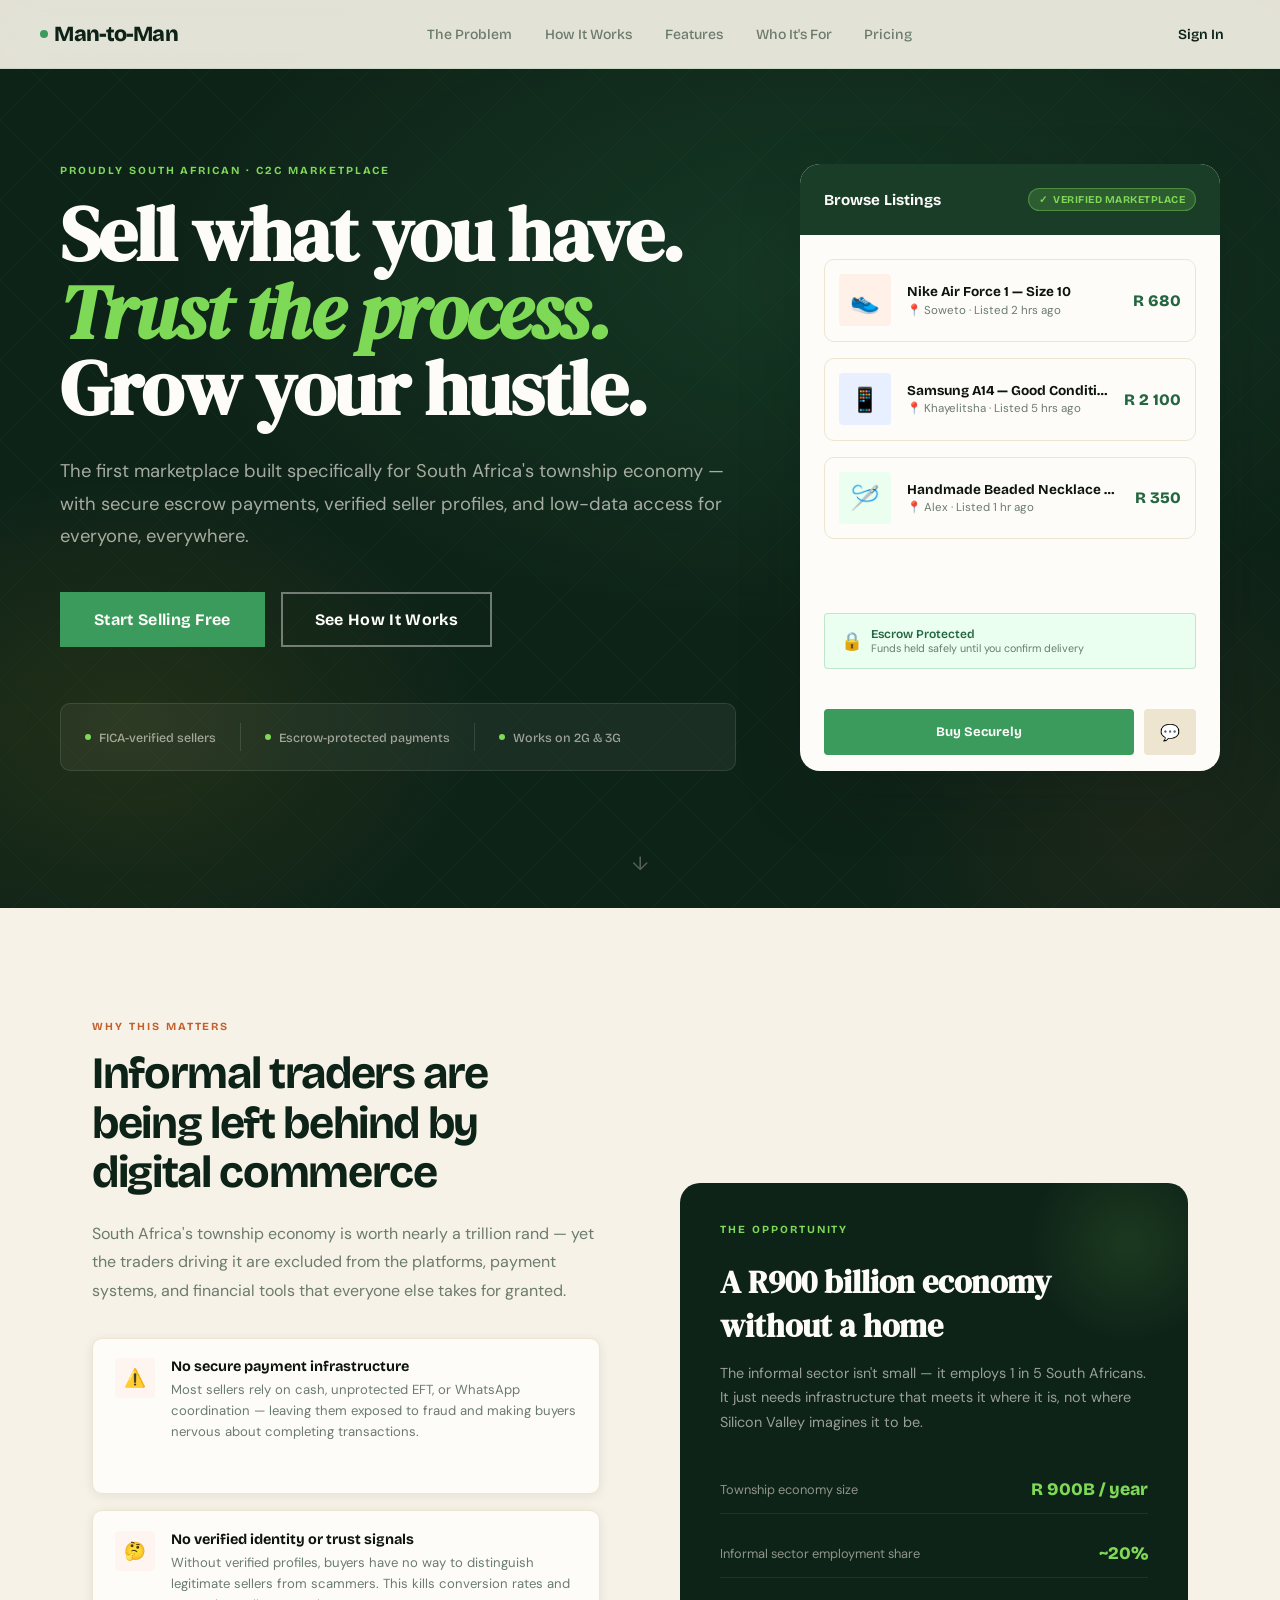
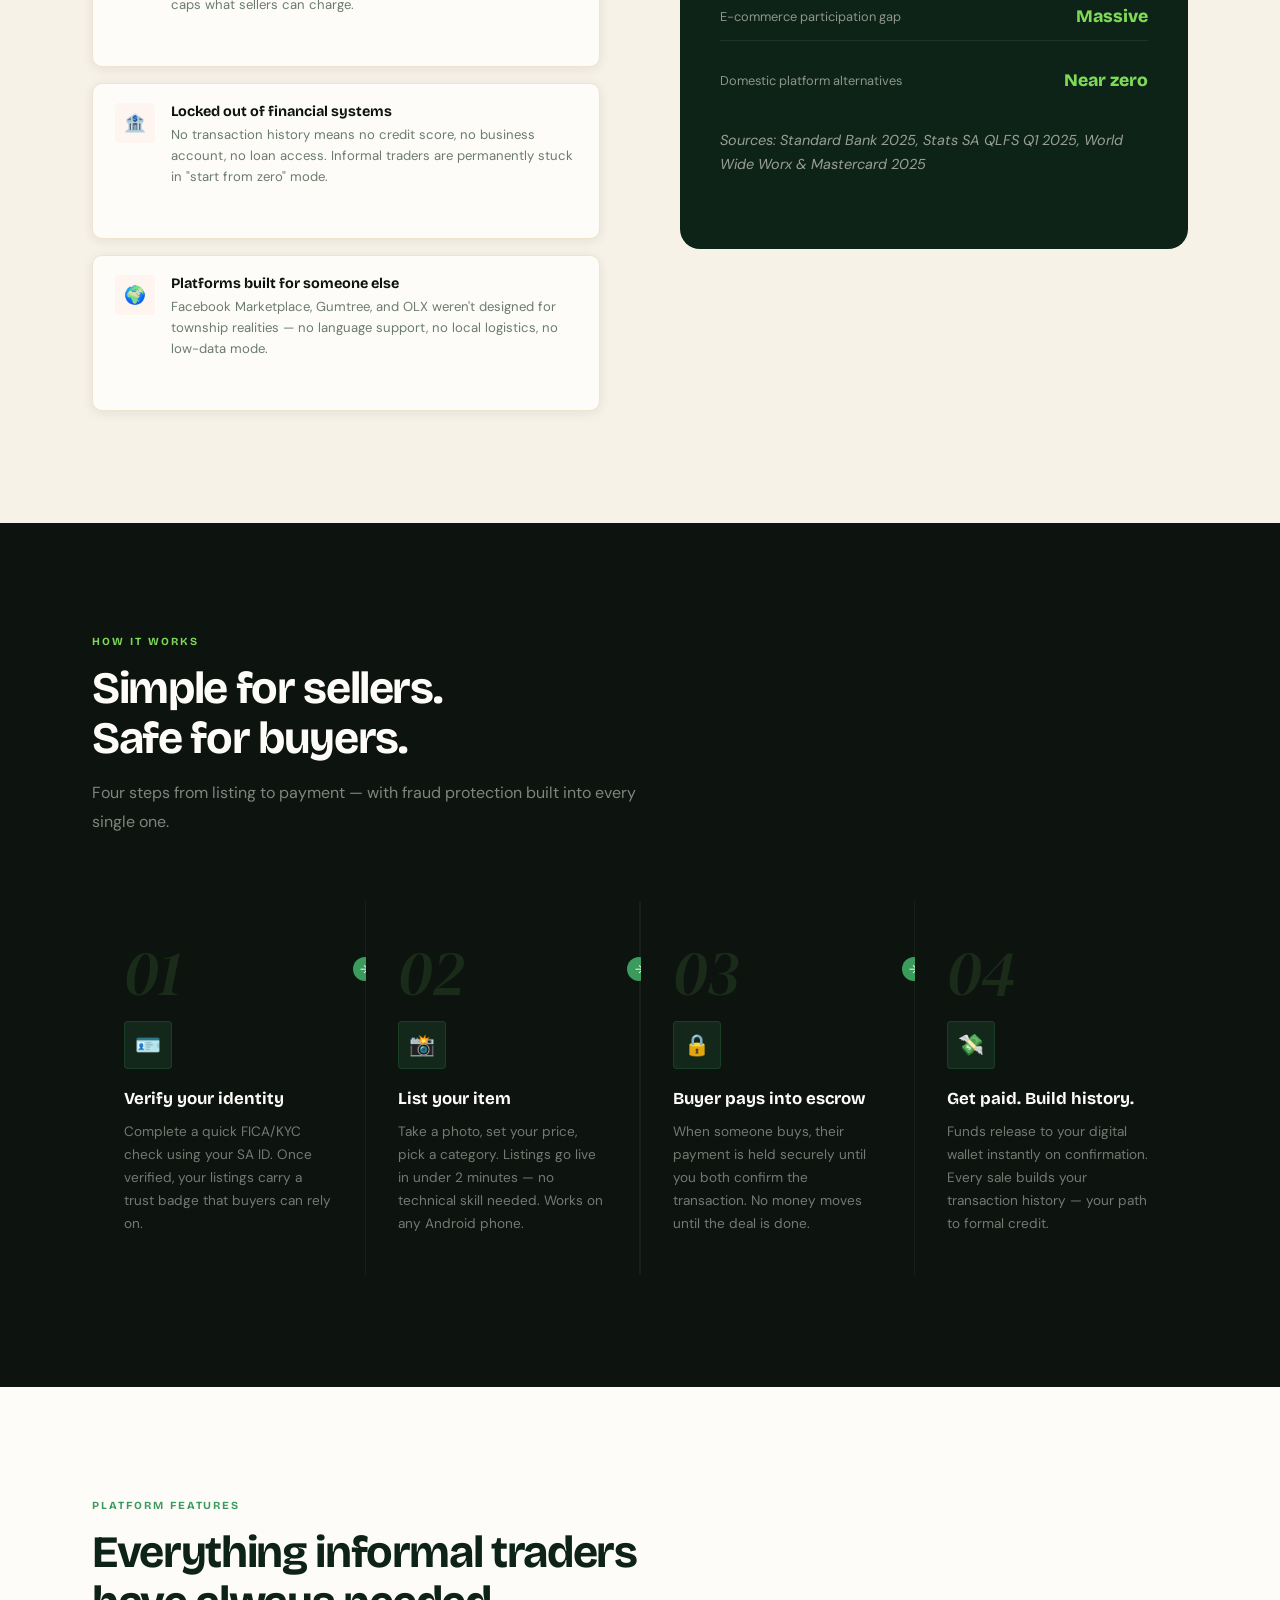
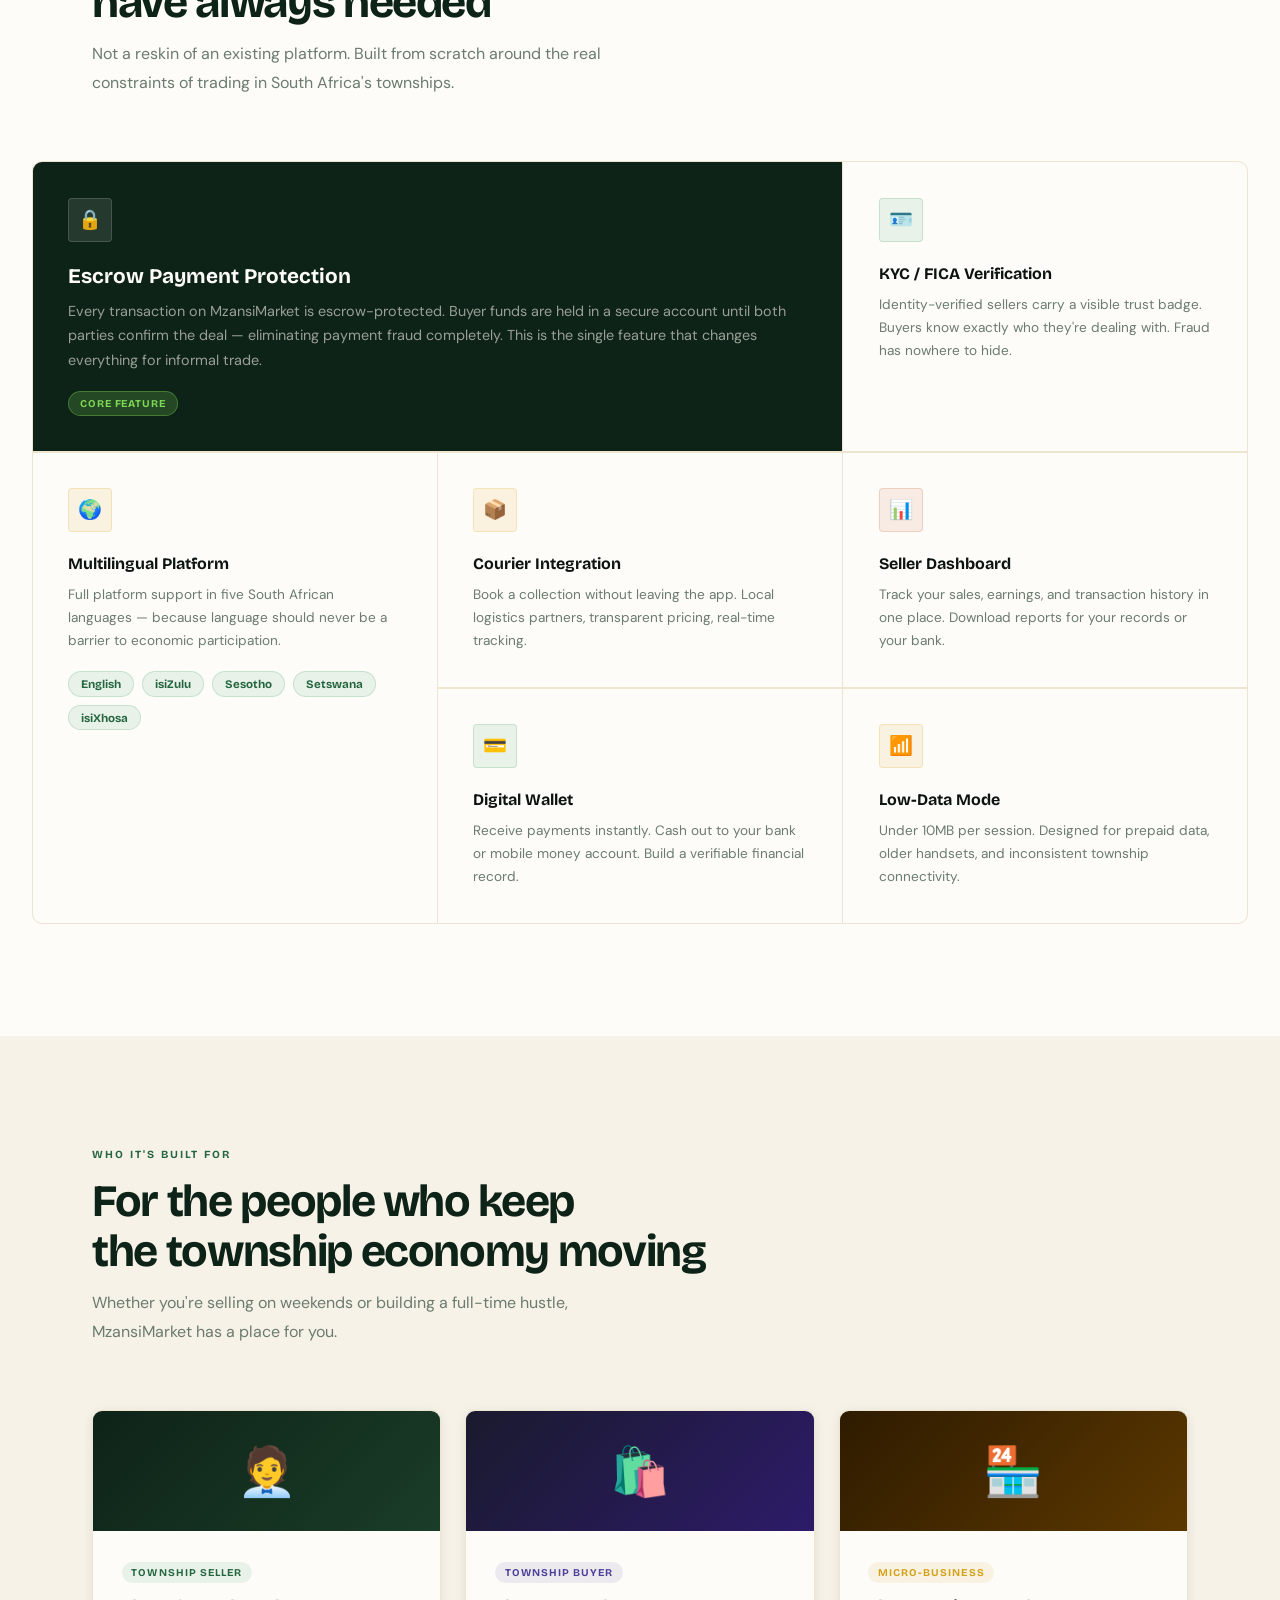
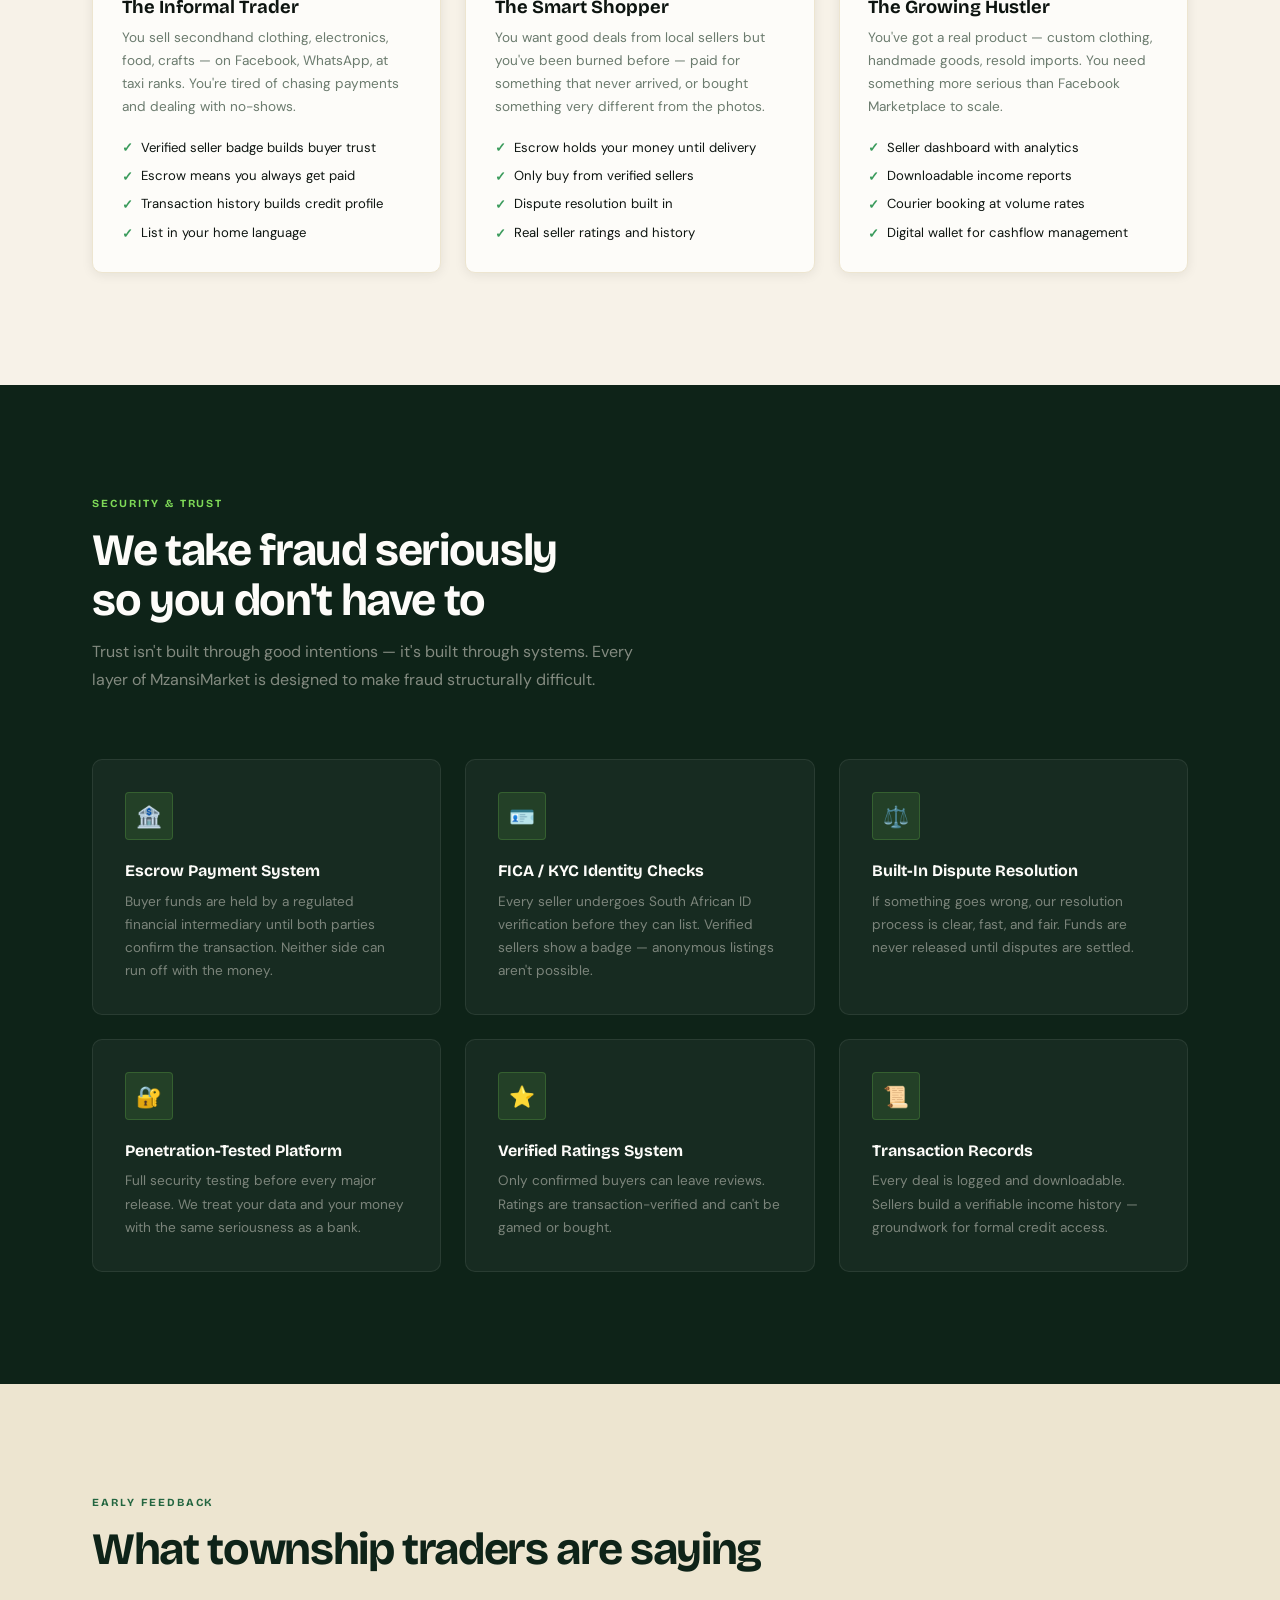
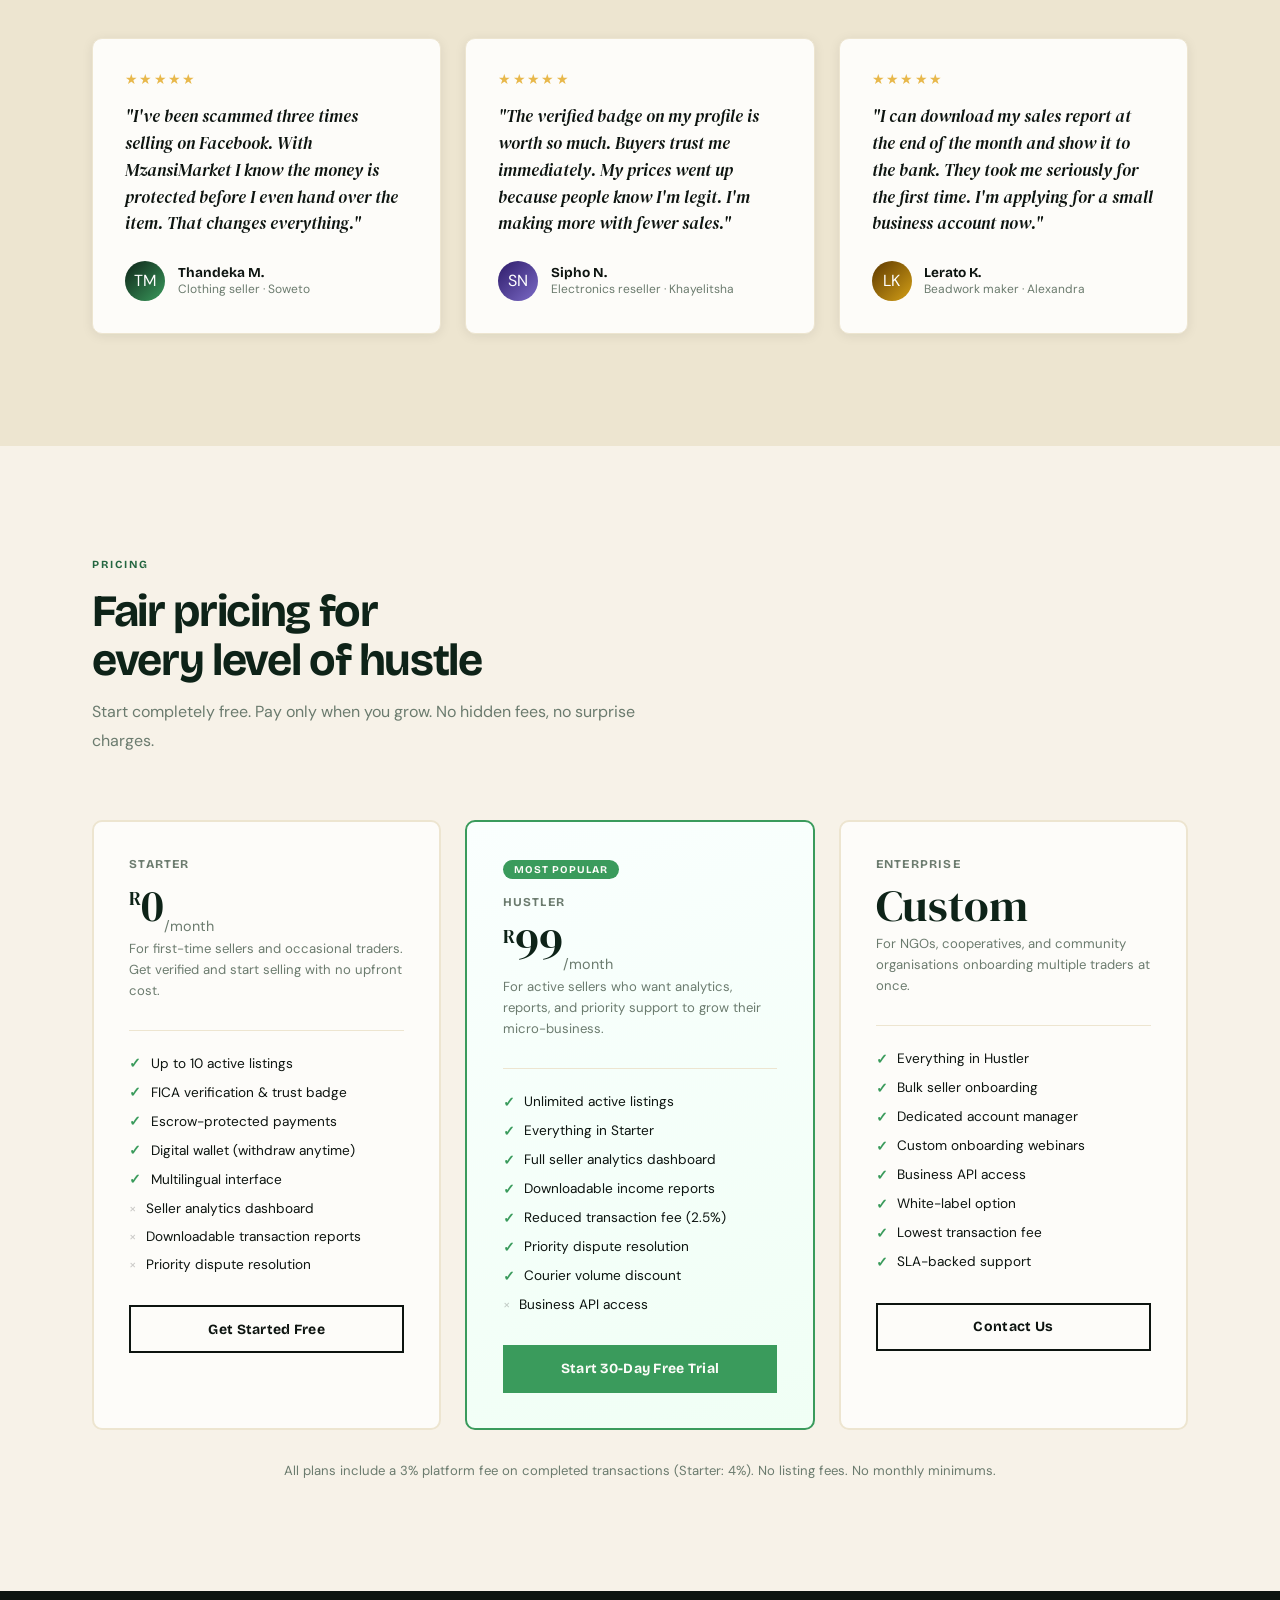
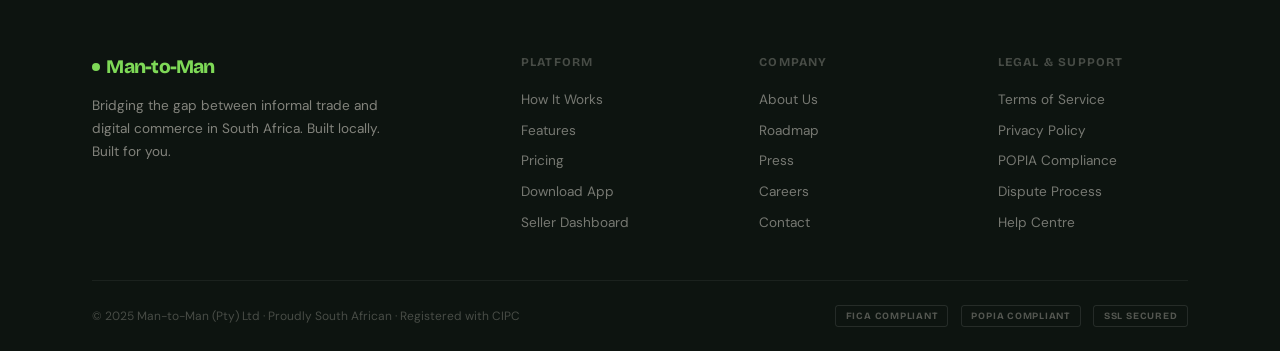
<file: index.html>
<!DOCTYPE html>
<html lang="en">
<head>
<meta charset="UTF-8"/>
<meta name="viewport" content="width=device-width, initial-scale=1.0"/>
<title>Man-to-Man — Sell. Trust. Grow.</title>
<link rel="preconnect" href="https://fonts.googleapis.com">
<link href="https://fonts.googleapis.com/css2?family=Bricolage+Grotesque:opsz,wght@12..96,300;12..96,400;12..96,500;12..96,700;12..96,800&family=DM+Serif+Display:ital@0;1&family=DM+Sans:wght@300;400;500&display=swap" rel="stylesheet">
<link rel="stylesheet" href="css/index.css">

</head>
<body>

<!-- MOBILE MENU -->
<div class="mobile-menu" id="mobileMenu">
  <a href="#problem" onclick="closeMobile()">The Problem</a>
  <a href="#how" onclick="closeMobile()">How It Works</a>
  <a href="#features" onclick="closeMobile()">Features</a>
  <a href="#who" onclick="closeMobile()">Who It's For</a>
  <a href="#pricing" onclick="closeMobile()">Pricing</a>
  <a href="#cta-band" onclick="closeMobile()">Get Early Access</a>
</div>

<!-- NAV -->
<nav id="nav">
  <div class="nav-inner">
    <a href="#" class="nav-logo">
      <span class="nav-logo-dot"></span>
      Man-to-Man
    </a>
    <ul class="nav-links">
      <li><a href="#problem">The Problem</a></li>
      <li><a href="#how">How It Works</a></li>
      <li><a href="#features">Features</a></li>
      <li><a href="#who">Who It's For</a></li>
      <li><a href="#pricing">Pricing</a></li>
    </ul>
    <div class="nav-right">
      <a href="auth.html" class="nav-login">Sign In</a>
      <div class="hamburger" id="hamburger" onclick="toggleMobile()">
        <span></span><span></span><span></span>
      </div>
    </div>
  </div>
</nav>

<!-- HERO -->
<section id="hero">
  <div class="hero-bg-pattern"></div>

  <div class="hero-inner">
    <div class="hero-left">
      <div class="overline" style="color:var(--lime);margin-bottom:1.2rem;display:block;">
        Proudly South African · C2C Marketplace
      </div>
      <h1 class="hero-headline display">
        Sell what you have.<br>
        <span class="accent display-italic">Trust the process.</span><br>
        Grow your hustle.
      </h1>
      <p class="hero-sub">
        The first marketplace built specifically for South Africa's township economy — with secure escrow payments, verified seller profiles, and low-data access for everyone, everywhere.
      </p>
      <div class="hero-actions">
        <a href="onboarding.html"><button class="btn btn-green" style="font-size:1rem;padding:1rem 2rem;">Start Selling Free</button></a>
        <a href="#how"><button class="btn btn-outline-white" style="font-size:1rem;padding:1rem 2rem;">See How It Works</button></a>
      </div>
      <div class="hero-trust">
        <div class="hero-trust-item"><div class="hero-trust-dot"></div><span class="hero-trust-text">FICA-verified sellers</span></div>
        <div class="hero-divider"></div>
        <div class="hero-trust-item"><div class="hero-trust-dot"></div><span class="hero-trust-text">Escrow-protected payments</span></div>
        <div class="hero-divider"></div>
        <div class="hero-trust-item"><div class="hero-trust-dot"></div><span class="hero-trust-text">Works on 2G & 3G</span></div>
      </div>
    </div>

    <!-- Live App Mockup -->
    <div class="hero-app-card">
      <div class="app-header">
        <span class="app-header-title">Browse Listings</span>
        <span class="app-verified">Verified Marketplace</span>
      </div>
      <div class="app-body">
        <div class="app-listing">
          <div class="app-listing-thumb orange">👟</div>
          <div class="app-listing-info">
            <div class="app-listing-name">Nike Air Force 1 — Size 10</div>
            <div class="app-listing-meta">📍 Soweto · Listed 2 hrs ago</div>
          </div>
          <div class="app-listing-price">R 680</div>
        </div>
        <div class="app-listing">
          <div class="app-listing-thumb blue">📱</div>
          <div class="app-listing-info">
            <div class="app-listing-name">Samsung A14 — Good Condition</div>
            <div class="app-listing-meta">📍 Khayelitsha · Listed 5 hrs ago</div>
          </div>
          <div class="app-listing-price">R 2 100</div>
        </div>
        <div class="app-listing">
          <div class="app-listing-thumb green">🪡</div>
          <div class="app-listing-info">
            <div class="app-listing-name">Handmade Beaded Necklace Set</div>
            <div class="app-listing-meta">📍 Alex · Listed 1 hr ago</div>
          </div>
          <div class="app-listing-price">R 350</div>
        </div>
        <div class="app-escrow-badge">
          <span class="app-escrow-icon">🔒</span>
          <div>
            <div class="app-escrow-label">Escrow Protected</div>
            <div class="app-escrow-sub">Funds held safely until you confirm delivery</div>
          </div>
        </div>
      </div>
      <div class="app-footer">
        <button class="app-btn-buy">Buy Securely</button>
        <button class="app-btn-msg">💬</button>
      </div>
    </div>
  </div>

  <div class="hero-scroll"><span class="hero-scroll-icon">↓</span></div>
</section>

<!-- PROBLEM -->
<section id="problem" class="section">
  <div class="container">
    <div class="problem-layout">
      <div class="problem-text">
        <span class="overline">Why This Matters</span>
        <h2 class="heading">Informal traders are being left behind by digital commerce</h2>
        <p class="body-md">South Africa's township economy is worth nearly a trillion rand — yet the traders driving it are excluded from the platforms, payment systems, and financial tools that everyone else takes for granted.</p>
        <div class="pain-list">
          <div class="pain-item reveal">
            <div class="pain-icon">⚠️</div>
            <div>
              <h4>No secure payment infrastructure</h4>
              <p>Most sellers rely on cash, unprotected EFT, or WhatsApp coordination — leaving them exposed to fraud and making buyers nervous about completing transactions.</p>
            </div>
          </div>
          <div class="pain-item reveal reveal-delay-1">
            <div class="pain-icon">🤔</div>
            <div>
              <h4>No verified identity or trust signals</h4>
              <p>Without verified profiles, buyers have no way to distinguish legitimate sellers from scammers. This kills conversion rates and caps what sellers can charge.</p>
            </div>
          </div>
          <div class="pain-item reveal reveal-delay-2">
            <div class="pain-icon">🏦</div>
            <div>
              <h4>Locked out of financial systems</h4>
              <p>No transaction history means no credit score, no business account, no loan access. Informal traders are permanently stuck in "start from zero" mode.</p>
            </div>
          </div>
          <div class="pain-item reveal reveal-delay-3">
            <div class="pain-icon">🌍</div>
            <div>
              <h4>Platforms built for someone else</h4>
              <p>Facebook Marketplace, Gumtree, and OLX weren't designed for township realities — no language support, no local logistics, no low-data mode.</p>
            </div>
          </div>
        </div>
      </div>

      <div>
        <div class="impact-panel reveal">
          <span class="overline">The Opportunity</span>
          <h3>A R900 billion economy without a home</h3>
          <p>The informal sector isn't small — it employs 1 in 5 South Africans. It just needs infrastructure that meets it where it is, not where Silicon Valley imagines it to be.</p>
          <div class="impact-metrics">
            <div class="impact-metric">
              <span class="impact-label">Township economy size</span>
              <span class="impact-value">R 900B / year</span>
            </div>
            <div class="impact-metric">
              <span class="impact-label">Informal sector employment share</span>
              <span class="impact-value">~20%</span>
            </div>
            <div class="impact-metric">
              <span class="impact-label">E-commerce participation gap</span>
              <span class="impact-value">Massive</span>
            </div>
            <div class="impact-metric">
              <span class="impact-label">Domestic platform alternatives</span>
              <span class="impact-value">Near zero</span>
            </div>
          </div>
          <p class="impact-source">Sources: Standard Bank 2025, Stats SA QLFS Q1 2025, World Wide Worx & Mastercard 2025</p>
        </div>
      </div>
    </div>
  </div>
</section>

<!-- HOW IT WORKS -->
<section id="how" class="section">
  <div class="container">
    <span class="overline reveal">How It Works</span>
    <h2 class="heading reveal">Simple for sellers.<br>Safe for buyers.</h2>
    <p class="lead reveal">Four steps from listing to payment — with fraud protection built into every single one.</p>

    <div class="steps-grid">
      <div class="step reveal">
        <div class="step-connector">→</div>
        <div class="step-num">01</div>
        <div class="step-icon">🪪</div>
        <h3>Verify your identity</h3>
        <p>Complete a quick FICA/KYC check using your SA ID. Once verified, your listings carry a trust badge that buyers can rely on.</p>
      </div>
      <div class="step reveal reveal-delay-1">
        <div class="step-connector">→</div>
        <div class="step-num">02</div>
        <div class="step-icon">📸</div>
        <h3>List your item</h3>
        <p>Take a photo, set your price, pick a category. Listings go live in under 2 minutes — no technical skill needed. Works on any Android phone.</p>
      </div>
      <div class="step reveal reveal-delay-2">
        <div class="step-connector">→</div>
        <div class="step-num">03</div>
        <div class="step-icon">🔒</div>
        <h3>Buyer pays into escrow</h3>
        <p>When someone buys, their payment is held securely until you both confirm the transaction. No money moves until the deal is done.</p>
      </div>
      <div class="step reveal reveal-delay-3">
        <div class="step-num">04</div>
        <div class="step-icon">💸</div>
        <h3>Get paid. Build history.</h3>
        <p>Funds release to your digital wallet instantly on confirmation. Every sale builds your transaction history — your path to formal credit.</p>
      </div>
    </div>
  </div>
</section>

<!-- FEATURES -->
<section id="features" class="section">
  <div class="container-wide">
    <div class="container" style="padding:0 2rem 0;">
      <span class="overline reveal">Platform Features</span>
      <h2 class="heading reveal">Everything informal traders<br>have always needed</h2>
      <p class="lead reveal">Not a reskin of an existing platform. Built from scratch around the real constraints of trading in South Africa's townships.</p>
    </div>

    <div class="features-bento reveal">
      <div class="feat featured">
        <div class="feat-icon white">🔒</div>
        <h3>Escrow Payment Protection</h3>
        <p>Every transaction on MzansiMarket is escrow-protected. Buyer funds are held in a secure account until both parties confirm the deal — eliminating payment fraud completely. This is the single feature that changes everything for informal trade.</p>
        <span class="feat-badge">Core Feature</span>
      </div>
      <div class="feat">
        <div class="feat-icon green">🪪</div>
        <h3>KYC / FICA Verification</h3>
        <p>Identity-verified sellers carry a visible trust badge. Buyers know exactly who they're dealing with. Fraud has nowhere to hide.</p>
      </div>
      <div class="feat tall">
        <div class="feat-icon gold">🌍</div>
        <h3>Multilingual Platform</h3>
        <p>Full platform support in five South African languages — because language should never be a barrier to economic participation.</p>
        <div class="lang-grid">
          <span style="display:inline-block;background:rgba(58,155,92,0.1);border:1px solid rgba(58,155,92,0.2);padding:0.3rem 0.75rem;border-radius:20px;font-family:'Bricolage Grotesque',sans-serif;font-size:0.72rem;font-weight:700;color:var(--canopy);">English</span>
          <span style="display:inline-block;background:rgba(58,155,92,0.1);border:1px solid rgba(58,155,92,0.2);padding:0.3rem 0.75rem;border-radius:20px;font-family:'Bricolage Grotesque',sans-serif;font-size:0.72rem;font-weight:700;color:var(--canopy);">isiZulu</span>
          <span style="display:inline-block;background:rgba(58,155,92,0.1);border:1px solid rgba(58,155,92,0.2);padding:0.3rem 0.75rem;border-radius:20px;font-family:'Bricolage Grotesque',sans-serif;font-size:0.72rem;font-weight:700;color:var(--canopy);">Sesotho</span>
          <span style="display:inline-block;background:rgba(58,155,92,0.1);border:1px solid rgba(58,155,92,0.2);padding:0.3rem 0.75rem;border-radius:20px;font-family:'Bricolage Grotesque',sans-serif;font-size:0.72rem;font-weight:700;color:var(--canopy);">Setswana</span>
          <span style="display:inline-block;background:rgba(58,155,92,0.1);border:1px solid rgba(58,155,92,0.2);padding:0.3rem 0.75rem;border-radius:20px;font-family:'Bricolage Grotesque',sans-serif;font-size:0.72rem;font-weight:700;color:var(--canopy);">isiXhosa</span>
        </div>
      </div>
      <div class="feat">
        <div class="feat-icon amber">📦</div>
        <h3>Courier Integration</h3>
        <p>Book a collection without leaving the app. Local logistics partners, transparent pricing, real-time tracking.</p>
      </div>
      <div class="feat">
        <div class="feat-icon rust">📊</div>
        <h3>Seller Dashboard</h3>
        <p>Track your sales, earnings, and transaction history in one place. Download reports for your records or your bank.</p>
      </div>
      <div class="feat">
        <div class="feat-icon green">💳</div>
        <h3>Digital Wallet</h3>
        <p>Receive payments instantly. Cash out to your bank or mobile money account. Build a verifiable financial record.</p>
      </div>
      <div class="feat">
        <div class="feat-icon gold">📶</div>
        <h3>Low-Data Mode</h3>
        <p>Under 10MB per session. Designed for prepaid data, older handsets, and inconsistent township connectivity.</p>
      </div>
    </div>
  </div>
</section>

<!-- WHO WE SERVE -->
<section id="who" class="section">
  <div class="container">
    <span class="overline reveal">Who It's Built For</span>
    <h2 class="heading reveal">For the people who keep<br>the township economy moving</h2>
    <p class="lead reveal">Whether you're selling on weekends or building a full-time hustle, MzansiMarket has a place for you.</p>

    <div class="personas">
      <div class="persona reveal">
        <div class="persona-header trader-bg">🧑‍💼</div>
        <div class="persona-body">
          <span class="persona-tag tag-green">Township Seller</span>
          <h3>The Informal Trader</h3>
          <p>You sell secondhand clothing, electronics, food, crafts — on Facebook, WhatsApp, at taxi ranks. You're tired of chasing payments and dealing with no-shows.</p>
          <ul class="persona-perks">
            <li><span class="perk-check">✓</span>Verified seller badge builds buyer trust</li>
            <li><span class="perk-check">✓</span>Escrow means you always get paid</li>
            <li><span class="perk-check">✓</span>Transaction history builds credit profile</li>
            <li><span class="perk-check">✓</span>List in your home language</li>
          </ul>
        </div>
      </div>
      <div class="persona reveal reveal-delay-1">
        <div class="persona-header buyer-bg">🛍️</div>
        <div class="persona-body">
          <span class="persona-tag tag-blue">Township Buyer</span>
          <h3>The Smart Shopper</h3>
          <p>You want good deals from local sellers but you've been burned before — paid for something that never arrived, or bought something very different from the photos.</p>
          <ul class="persona-perks">
            <li><span class="perk-check">✓</span>Escrow holds your money until delivery</li>
            <li><span class="perk-check">✓</span>Only buy from verified sellers</li>
            <li><span class="perk-check">✓</span>Dispute resolution built in</li>
            <li><span class="perk-check">✓</span>Real seller ratings and history</li>
          </ul>
        </div>
      </div>
      <div class="persona reveal reveal-delay-2">
        <div class="persona-header biz-bg">🏪</div>
        <div class="persona-body">
          <span class="persona-tag tag-amber">Micro-Business</span>
          <h3>The Growing Hustler</h3>
          <p>You've got a real product — custom clothing, handmade goods, resold imports. You need something more serious than Facebook Marketplace to scale.</p>
          <ul class="persona-perks">
            <li><span class="perk-check">✓</span>Seller dashboard with analytics</li>
            <li><span class="perk-check">✓</span>Downloadable income reports</li>
            <li><span class="perk-check">✓</span>Courier booking at volume rates</li>
            <li><span class="perk-check">✓</span>Digital wallet for cashflow management</li>
          </ul>
        </div>
      </div>
    </div>
  </div>
</section>

<!-- TRUST & SECURITY -->
<section id="trust" class="section">
  <div class="container">
    <span class="overline reveal">Security & Trust</span>
    <h2 class="heading reveal">We take fraud seriously<br>so you don't have to</h2>
    <p class="lead reveal">Trust isn't built through good intentions — it's built through systems. Every layer of MzansiMarket is designed to make fraud structurally difficult.</p>

    <div class="trust-grid">
      <div class="trust-card reveal">
        <div class="trust-icon">🏦</div>
        <h3>Escrow Payment System</h3>
        <p>Buyer funds are held by a regulated financial intermediary until both parties confirm the transaction. Neither side can run off with the money.</p>
      </div>
      <div class="trust-card reveal reveal-delay-1">
        <div class="trust-icon">🪪</div>
        <h3>FICA / KYC Identity Checks</h3>
        <p>Every seller undergoes South African ID verification before they can list. Verified sellers show a badge — anonymous listings aren't possible.</p>
      </div>
      <div class="trust-card reveal reveal-delay-2">
        <div class="trust-icon">⚖️</div>
        <h3>Built-In Dispute Resolution</h3>
        <p>If something goes wrong, our resolution process is clear, fast, and fair. Funds are never released until disputes are settled.</p>
      </div>
      <div class="trust-card reveal reveal-delay-3">
        <div class="trust-icon">🔐</div>
        <h3>Penetration-Tested Platform</h3>
        <p>Full security testing before every major release. We treat your data and your money with the same seriousness as a bank.</p>
      </div>
      <div class="trust-card reveal">
        <div class="trust-icon">⭐</div>
        <h3>Verified Ratings System</h3>
        <p>Only confirmed buyers can leave reviews. Ratings are transaction-verified and can't be gamed or bought.</p>
      </div>
      <div class="trust-card reveal reveal-delay-1">
        <div class="trust-icon">📜</div>
        <h3>Transaction Records</h3>
        <p>Every deal is logged and downloadable. Sellers build a verifiable income history — groundwork for formal credit access.</p>
      </div>
    </div>
  </div>
</section>

<!-- SOCIAL PROOF -->
<section id="social" class="section">
  <div class="container">
    <span class="overline reveal">Early Feedback</span>
    <h2 class="heading reveal">What township traders are saying</h2>

    <div class="testimonials">
      <div class="testimonial reveal">
        <div class="testimonial-stars">★★★★★</div>
        <p class="testimonial-quote">"I've been scammed three times selling on Facebook. With MzansiMarket I know the money is protected before I even hand over the item. That changes everything."</p>
        <div class="testimonial-author">
          <div class="testimonial-avatar av1">TM</div>
          <div>
            <div class="testimonial-name">Thandeka M.</div>
            <div class="testimonial-location">Clothing seller · Soweto</div>
          </div>
        </div>
      </div>
      <div class="testimonial reveal reveal-delay-1">
        <div class="testimonial-stars">★★★★★</div>
        <p class="testimonial-quote">"The verified badge on my profile is worth so much. Buyers trust me immediately. My prices went up because people know I'm legit. I'm making more with fewer sales."</p>
        <div class="testimonial-author">
          <div class="testimonial-avatar av2">SN</div>
          <div>
            <div class="testimonial-name">Sipho N.</div>
            <div class="testimonial-location">Electronics reseller · Khayelitsha</div>
          </div>
        </div>
      </div>
      <div class="testimonial reveal reveal-delay-2">
        <div class="testimonial-stars">★★★★★</div>
        <p class="testimonial-quote">"I can download my sales report at the end of the month and show it to the bank. They took me seriously for the first time. I'm applying for a small business account now."</p>
        <div class="testimonial-author">
          <div class="testimonial-avatar av3">LK</div>
          <div>
            <div class="testimonial-name">Lerato K.</div>
            <div class="testimonial-location">Beadwork maker · Alexandra</div>
          </div>
        </div>
      </div>
    </div>
  </div>
</section>

<!-- PRICING -->
<section id="pricing" class="section">
  <div class="container">
    <span class="overline reveal">Pricing</span>
    <h2 class="heading reveal">Fair pricing for<br>every level of hustle</h2>
    <p class="lead reveal">Start completely free. Pay only when you grow. No hidden fees, no surprise charges.</p>

    <div class="pricing-cards">
      <div class="pricing-card reveal">
        <div class="pricing-plan">Starter</div>
        <div class="pricing-price"><sup>R</sup>0<sub>/month</sub></div>
        <p class="pricing-desc">For first-time sellers and occasional traders. Get verified and start selling with no upfront cost.</p>
        <div class="pricing-divider"></div>
        <ul class="pricing-features">
          <li><span class="check">✓</span> Up to 10 active listings</li>
          <li><span class="check">✓</span> FICA verification & trust badge</li>
          <li><span class="check">✓</span> Escrow-protected payments</li>
          <li><span class="check">✓</span> Digital wallet (withdraw anytime)</li>
          <li><span class="check">✓</span> Multilingual interface</li>
          <li><span class="cross">×</span> Seller analytics dashboard</li>
          <li><span class="cross">×</span> Downloadable transaction reports</li>
          <li><span class="cross">×</span> Priority dispute resolution</li>
        </ul>
        <button class="btn btn-outline-dark" style="width:100%;justify-content:center;">Get Started Free</button>
      </div>

      <div class="pricing-card popular reveal reveal-delay-1">
        <span class="popular-tag">Most Popular</span>
        <div class="pricing-plan">Hustler</div>
        <div class="pricing-price"><sup>R</sup>99<sub>/month</sub></div>
        <p class="pricing-desc">For active sellers who want analytics, reports, and priority support to grow their micro-business.</p>
        <div class="pricing-divider"></div>
        <ul class="pricing-features">
          <li><span class="check">✓</span> Unlimited active listings</li>
          <li><span class="check">✓</span> Everything in Starter</li>
          <li><span class="check">✓</span> Full seller analytics dashboard</li>
          <li><span class="check">✓</span> Downloadable income reports</li>
          <li><span class="check">✓</span> Reduced transaction fee (2.5%)</li>
          <li><span class="check">✓</span> Priority dispute resolution</li>
          <li><span class="check">✓</span> Courier volume discount</li>
          <li><span class="cross">×</span> Business API access</li>
        </ul>
        <button class="btn btn-green" style="width:100%;justify-content:center;">Start 30-Day Free Trial</button>
      </div>

      <div class="pricing-card reveal reveal-delay-2">
        <div class="pricing-plan">Enterprise</div>
        <div class="pricing-price"><sup></sup>Custom</div>
        <p class="pricing-desc">For NGOs, cooperatives, and community organisations onboarding multiple traders at once.</p>
        <div class="pricing-divider"></div>
        <ul class="pricing-features">
          <li><span class="check">✓</span> Everything in Hustler</li>
          <li><span class="check">✓</span> Bulk seller onboarding</li>
          <li><span class="check">✓</span> Dedicated account manager</li>
          <li><span class="check">✓</span> Custom onboarding webinars</li>
          <li><span class="check">✓</span> Business API access</li>
          <li><span class="check">✓</span> White-label option</li>
          <li><span class="check">✓</span> Lowest transaction fee</li>
          <li><span class="check">✓</span> SLA-backed support</li>
        </ul>
        <button class="btn btn-outline-dark" style="width:100%;justify-content:center;">Contact Us</button>
      </div>
    </div>

    <p style="text-align:center;margin-top:2rem;font-size:0.82rem;color:var(--muted);">
      All plans include a 3% platform fee on completed transactions (Starter: 4%). No listing fees. No monthly minimums.
    </p>
  </div>
</section>

<!-- FOOTER -->
<footer>
  <div class="container">
    <div class="footer-top">
      <div class="footer-brand">
        <div class="nav-logo" style="margin-bottom:1rem;font-family:'Bricolage Grotesque',sans-serif;font-weight:800;font-size:1.2rem;display:flex;align-items:center;gap:0.4rem;">
          <span style="width:8px;height:8px;border-radius:50%;background:var(--lime);display:inline-block;"></span>
          Man-to-Man
        </div>
        <p>Bridging the gap between informal trade and digital commerce in South Africa. Built locally. Built for you.</p>
      </div>
      <div class="footer-col">
        <h4>Platform</h4>
        <ul class="footer-links">
          <li><a href="#how">How It Works</a></li>
          <li><a href="#features">Features</a></li>
          <li><a href="#pricing">Pricing</a></li>
          <li><a href="#">Download App</a></li>
          <li><a href="#">Seller Dashboard</a></li>
        </ul>
      </div>
      <div class="footer-col">
        <h4>Company</h4>
        <ul class="footer-links">
          <li><a href="#">About Us</a></li>
          <li><a href="#roadmap">Roadmap</a></li>
          <li><a href="#">Press</a></li>
          <li><a href="#">Careers</a></li>
          <li><a href="#">Contact</a></li>
        </ul>
      </div>
      <div class="footer-col">
        <h4>Legal & Support</h4>
        <ul class="footer-links">
          <li><a href="#">Terms of Service</a></li>
          <li><a href="#">Privacy Policy</a></li>
          <li><a href="#">POPIA Compliance</a></li>
          <li><a href="#">Dispute Process</a></li>
          <li><a href="#">Help Centre</a></li>
        </ul>
      </div>
    </div>
    <div class="footer-bottom">
      <span class="footer-legal">© 2025 Man-to-Man (Pty) Ltd · Proudly South African · Registered with CIPC</span>
      <div class="footer-badges">
        <span class="footer-badge">FICA Compliant</span>
        <span class="footer-badge">POPIA Compliant</span>
        <span class="footer-badge">SSL Secured</span>
      </div>
    </div>
  </div>
</footer>

<script>
// Nav scroll effect
const nav = document.getElementById('nav');
window.addEventListener('scroll', () => {
  nav.classList.toggle('scrolled', window.scrollY > 20);
});

// Scroll reveal
const reveals = document.querySelectorAll('.reveal');
const observer = new IntersectionObserver((entries) => {
  entries.forEach(e => {
    if (e.isIntersecting) {
      e.target.classList.add('visible');
      observer.unobserve(e.target);
    }
  });
}, { threshold: 0.1, rootMargin: '0px 0px -40px 0px' });
reveals.forEach(el => observer.observe(el));

// Mobile menu
function toggleMobile() {
  const menu = document.getElementById('mobileMenu');
  menu.classList.toggle('open');
}
function closeMobile() {
  document.getElementById('mobileMenu').classList.remove('open');
}

// Waitlist
function handleWaitlist() {
  const input = document.getElementById('emailInput');
  const msg   = document.getElementById('waitlistMsg');
  if (input.value && input.value.includes('@')) {
    msg.textContent = "✓ You're on the list! We'll be in touch when your region goes live.";
    msg.style.color = '#7ED957';
    input.value = '';
  } else {
    msg.textContent = 'Please enter a valid email address.';
    msg.style.color = '#E8B84B';
  }
}

// App listing hover interactions
document.querySelectorAll('.app-listing').forEach(item => {
  item.addEventListener('click', () => {
    document.getElementById('cta-band').scrollIntoView({ behavior: 'smooth' });
  });
});
</script>
<script src="js/app.js"></script>
<script src="js/auth-modal-inject.js"></script>
</body>
</html>
</file>
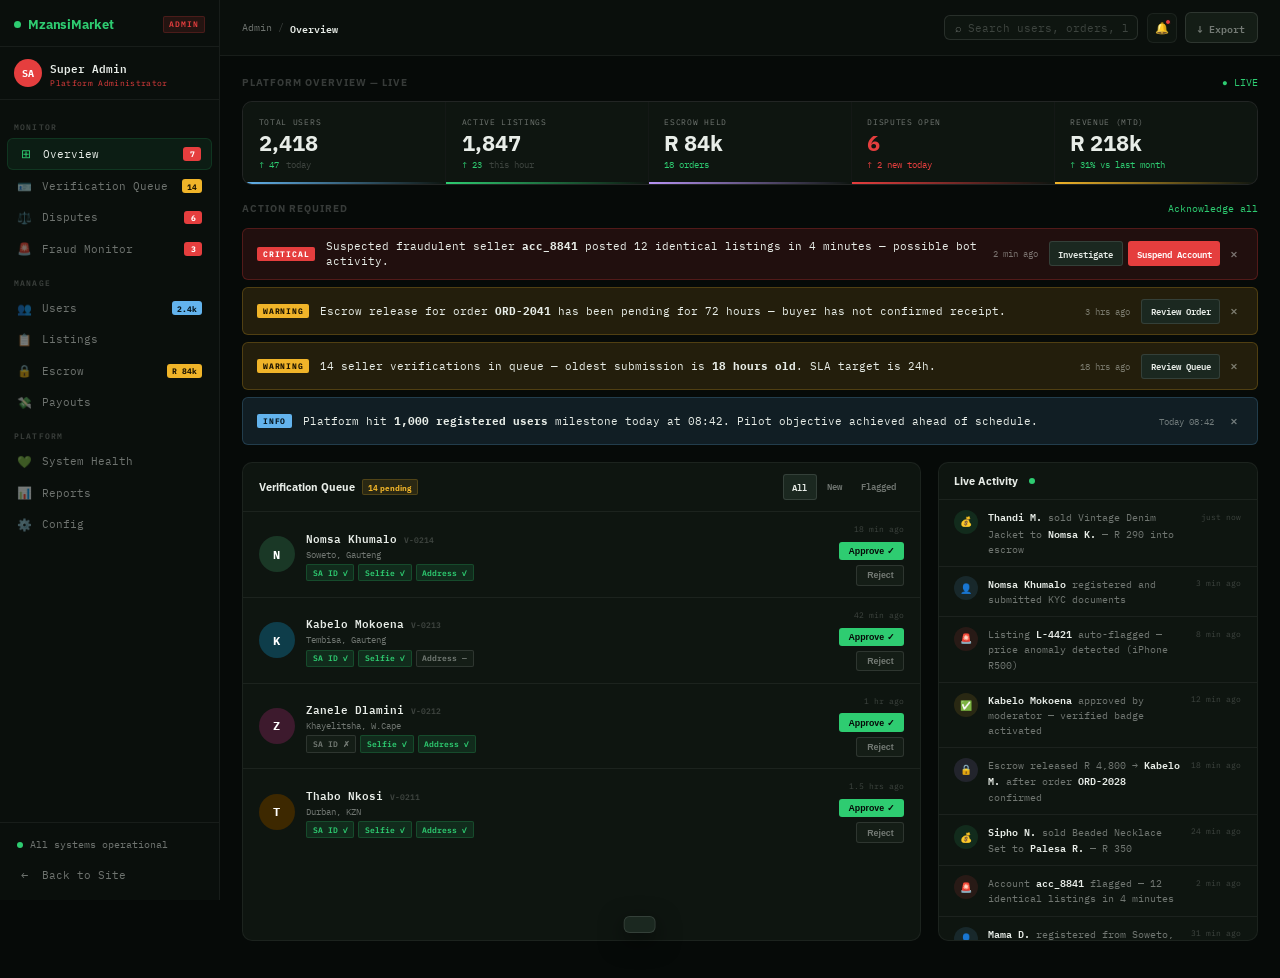
<file: admin.html>
<!DOCTYPE html>
<html lang="en">
<head>
<meta charset="UTF-8"/>
<meta name="viewport" content="width=device-width, initial-scale=1.0"/>
<title>MzansiMarket — Admin Console</title>
<link rel="preconnect" href="https://fonts.googleapis.com">
<link href="https://fonts.googleapis.com/css2?family=IBM+Plex+Mono:ital,wght@0,400;0,500;0,600;0,700;1,400&family=IBM+Plex+Sans:wght@300;400;500;600;700&display=swap" rel="stylesheet">
<style>
/* ═══════════════════════════════
   TOKENS — high-contrast command-centre
═══════════════════════════════ */
:root {
  --bg:       #060A08;
  --s0:       #0A0F0C;
  --s1:       #0E1510;
  --s2:       #141D16;
  --s3:       #1B2820;
  --border:   rgba(255,255,255,0.06);
  --border2:  rgba(255,255,255,0.11);
  --ink:      #E8EDE8;
  --muted:    rgba(232,237,232,0.45);
  --dim:      rgba(232,237,232,0.22);

  /* status colours */
  --go:       #2ECC71;  --go-d:  rgba(46,204,113,0.12);
  --warn:     #F0B429;  --warn-d:rgba(240,180,41,0.12);
  --danger:   #E53E3E;  --danger-d:rgba(229,62,62,0.12);
  --info:     #63B3ED;  --info-d:rgba(99,179,237,0.12);
  --purple:   #B794F4;  --purple-d:rgba(183,148,244,0.12);

  --sidebar-w: 220px;
  --top-h:     56px;
  --r1:3px; --r2:6px; --r3:10px;
}

*,*::before,*::after{box-sizing:border-box;margin:0;padding:0;}
html{font-size:14px;}
body{
  font-family:'IBM Plex Mono',monospace;
  background:var(--bg);
  color:var(--ink);
  min-height:100vh;
  overflow-x:hidden;
  -webkit-font-smoothing:antialiased;
}
::-webkit-scrollbar{width:3px;height:3px;}
::-webkit-scrollbar-thumb{background:var(--border2);border-radius:2px;}

/* ═══════════════════════════════
   LAYOUT
═══════════════════════════════ */
.shell{display:flex;min-height:100vh;}

/* ═══════════════════════════════
   SIDEBAR
═══════════════════════════════ */
.sidebar{
  width:var(--sidebar-w);flex-shrink:0;
  background:var(--s0);border-right:1px solid var(--border);
  position:fixed;top:0;bottom:0;left:0;
  display:flex;flex-direction:column;z-index:200;
  transition:transform .3s;
}
.sidebar-head{
  padding:1.1rem 1rem .9rem;
  border-bottom:1px solid var(--border);
  display:flex;align-items:center;justify-content:space-between;
}
.sidebar-brand{
  display:flex;align-items:center;gap:.5rem;
  font-family:'IBM Plex Sans',sans-serif;
  font-weight:700;font-size:.95rem;color:var(--go);letter-spacing:-.01em;
}
.brand-pip{width:7px;height:7px;border-radius:50%;background:var(--go);animation:pulse 2s infinite;}
@keyframes pulse{0%,100%{box-shadow:0 0 0 0 rgba(46,204,113,.4);}50%{box-shadow:0 0 0 5px rgba(46,204,113,0);}}
.console-tag{
  font-size:.58rem;font-weight:600;letter-spacing:.1em;text-transform:uppercase;
  color:var(--danger);background:var(--danger-d);border:1px solid rgba(229,62,62,.2);
  padding:.1rem .4rem;border-radius:2px;
}
.sidebar-admin{
  padding:.8rem 1rem;border-bottom:1px solid var(--border);
  display:flex;align-items:center;gap:.6rem;
}
.admin-av{
  width:28px;height:28px;border-radius:50%;
  background:var(--danger);
  display:flex;align-items:center;justify-content:center;
  font-size:.7rem;font-weight:700;color:white;flex-shrink:0;
}
.admin-name{font-size:.75rem;font-weight:600;color:var(--ink);}
.admin-role{font-size:.6rem;color:var(--danger);letter-spacing:.04em;}

.sidebar-nav{flex:1;padding:.6rem .5rem;overflow-y:auto;}
.nav-group-label{
  font-size:.58rem;font-weight:600;letter-spacing:.14em;text-transform:uppercase;
  color:var(--dim);padding:.5rem .5rem .3rem;margin-top:.4rem;
}
.nav-item{
  display:flex;align-items:center;gap:.65rem;
  padding:.55rem .7rem;border-radius:var(--r2);
  cursor:pointer;transition:all .15s;
  font-size:.77rem;color:var(--muted);
  text-decoration:none;margin-bottom:1px;
}
.nav-item:hover{background:rgba(255,255,255,.04);color:var(--ink);}
.nav-item.active{background:rgba(46,204,113,.08);border:1px solid rgba(46,204,113,.14);color:var(--ink);}
.nav-item.active .ni{color:var(--go);}
.ni{font-size:.85rem;width:16px;text-align:center;flex-shrink:0;}
.nav-badge{
  margin-left:auto;font-size:.6rem;font-weight:700;
  padding:.1rem .35rem;border-radius:3px;min-width:18px;text-align:center;
}
.nb-danger{background:var(--danger);color:white;}
.nb-warn{background:var(--warn);color:#1A1200;}
.nb-info{background:var(--info);color:#05161f;}

.sidebar-foot{padding:.6rem .5rem;border-top:1px solid var(--border);}
.system-status{
  display:flex;align-items:center;gap:.5rem;
  padding:.5rem .7rem;font-size:.68rem;color:var(--muted);
}
.status-pip{width:6px;height:6px;border-radius:50%;background:var(--go);animation:pulse 2s infinite;}

/* ═══════════════════════════════
   MAIN
═══════════════════════════════ */
.main{margin-left:var(--sidebar-w);flex:1;display:flex;flex-direction:column;}

/* TOPBAR */
.topbar{
  height:var(--top-h);position:sticky;top:0;z-index:100;
  background:var(--s0);border-bottom:1px solid var(--border);
  display:flex;align-items:center;justify-content:space-between;
  padding:0 1.6rem;
}
.topbar-left{display:flex;align-items:center;gap:.8rem;}
.hamburger{display:none;flex-direction:column;gap:4px;background:none;border:none;cursor:pointer;padding:4px;}
.hamburger span{display:block;width:16px;height:1.5px;background:var(--muted);}
.breadcrumb{font-size:.72rem;color:var(--muted);display:flex;align-items:center;gap:.4rem;}
.breadcrumb-sep{color:var(--dim);}
.breadcrumb-cur{color:var(--ink);font-weight:600;}
.topbar-right{display:flex;align-items:center;gap:.6rem;}
.topbar-search{
  display:flex;align-items:center;gap:.4rem;
  background:var(--s1);border:1px solid var(--border2);
  border-radius:var(--r2);padding:.35rem .7rem;
  transition:border-color .2s;
}
.topbar-search:focus-within{border-color:var(--go);}
.topbar-search input{
  background:none;border:none;outline:none;
  font-family:'IBM Plex Mono',monospace;font-size:.75rem;color:var(--ink);
  width:160px;
}
.topbar-search input::placeholder{color:var(--dim);}
.topbar-icon-btn{
  width:30px;height:30px;border-radius:var(--r2);
  background:var(--s1);border:1px solid var(--border);
  display:flex;align-items:center;justify-content:center;
  font-size:.8rem;cursor:pointer;position:relative;
  transition:border-color .15s;
}
.topbar-icon-btn:hover{border-color:var(--border2);}
.topbar-notif-dot{position:absolute;top:5px;right:5px;width:6px;height:6px;border-radius:50%;background:var(--danger);border:1.5px solid var(--s0);}
.export-btn{
  display:flex;align-items:center;gap:.35rem;
  font-family:'IBM Plex Mono',monospace;font-size:.7rem;font-weight:600;
  padding:.38rem .8rem;border-radius:var(--r2);cursor:pointer;
  background:var(--s2);border:1px solid var(--border2);color:var(--muted);
  transition:all .15s;
}
.export-btn:hover{color:var(--ink);border-color:rgba(255,255,255,.2);}

/* ═══════════════════════════════
   PAGE BODY
═══════════════════════════════ */
.page{padding:1.4rem 1.6rem;flex:1;}

/* section header */
.sec-hd{display:flex;align-items:center;justify-content:space-between;margin-bottom:.9rem;}
.sec-title{
  font-family:'IBM Plex Sans',sans-serif;
  font-size:.7rem;font-weight:700;letter-spacing:.1em;text-transform:uppercase;
  color:var(--dim);
}
.sec-action{
  font-size:.68rem;color:var(--go);background:none;border:none;cursor:pointer;
  transition:color .15s;
}
.sec-action:hover{color:#52e88d;}

/* ═══════════════════════════════
   KPI STRIP
═══════════════════════════════ */
.kpi-strip{
  display:grid;grid-template-columns:repeat(5,1fr);
  gap:1px;background:var(--border);
  border:1px solid var(--border);border-radius:var(--r3);
  overflow:hidden;margin-bottom:1.2rem;
}
.kpi{
  background:var(--s1);padding:1rem 1.1rem;
  position:relative;transition:background .2s;
}
.kpi:hover{background:var(--s2);}
.kpi-label{font-size:.6rem;color:var(--muted);letter-spacing:.08em;text-transform:uppercase;margin-bottom:.4rem;}
.kpi-val{
  font-family:'IBM Plex Sans',sans-serif;
  font-size:1.55rem;font-weight:700;color:var(--ink);line-height:1;margin-bottom:.35rem;
  animation:numIn .5s ease both;
}
@keyframes numIn{from{opacity:0;transform:translateY(5px);}to{opacity:1;transform:translateY(0);}}
.kpi-val:nth-child(1){animation-delay:.05s}
.kpi-delta{font-size:.62rem;display:flex;align-items:center;gap:.25rem;}
.delta-up{color:var(--go);}
.delta-dn{color:var(--danger);}
.delta-neu{color:var(--muted);}
.kpi-bar{position:absolute;bottom:0;left:0;right:0;height:2px;}

/* ═══════════════════════════════
   ALERT QUEUE (top priority)
═══════════════════════════════ */
.alert-queue{margin-bottom:1.2rem;display:flex;flex-direction:column;gap:.5rem;}
.alert-item{
  display:flex;align-items:center;gap:.8rem;
  padding:.75rem 1rem;border-radius:var(--r2);
  animation:slideIn .3s ease both;
}
@keyframes slideIn{from{opacity:0;transform:translateX(-8px);}to{opacity:1;transform:translateX(0);}}
.alert-item.critical{background:var(--danger-d);border:1px solid rgba(229,62,62,.25);}
.alert-item.warning{background:var(--warn-d);border:1px solid rgba(240,180,41,.22);}
.alert-item.info{background:var(--info-d);border:1px solid rgba(99,179,237,.2);}
.alert-priority{
  font-size:.58rem;font-weight:700;letter-spacing:.1em;text-transform:uppercase;
  padding:.15rem .4rem;border-radius:2px;flex-shrink:0;
}
.p-critical{background:var(--danger);color:white;}
.p-warning{background:var(--warn);color:#1A1200;}
.p-info{background:var(--info);color:#05161f;}
.alert-text{flex:1;font-size:.75rem;color:var(--ink);line-height:1.4;}
.alert-time{font-size:.62rem;color:var(--muted);flex-shrink:0;}
.alert-actions{display:flex;gap:.4rem;flex-shrink:0;}
.alert-btn{
  font-size:.65rem;font-weight:600;padding:.25rem .6rem;border-radius:var(--r1);
  cursor:pointer;border:none;font-family:'IBM Plex Mono',monospace;
  transition:all .15s;
}
.ab-review{background:var(--s3);color:var(--ink);border:1px solid var(--border2);}
.ab-review:hover{background:rgba(255,255,255,.08);}
.ab-act{background:var(--danger);color:white;}
.ab-act:hover{filter:brightness(1.1);}
.ab-dismiss{background:none;color:var(--muted);border:1px solid transparent;padding:.25rem;}
.ab-dismiss:hover{color:var(--dim);}

/* ═══════════════════════════════
   MAIN GRID
═══════════════════════════════ */
.main-grid{display:grid;grid-template-columns:1fr 320px;gap:1.2rem;margin-bottom:1.2rem;}

/* ═══════════════════════════════
   VERIFICATION QUEUE
═══════════════════════════════ */
.panel{
  background:var(--s1);border:1px solid var(--border);border-radius:var(--r3);
  overflow:hidden;
}
.panel-hd{
  display:flex;align-items:center;justify-content:space-between;
  padding:.8rem 1.1rem;border-bottom:1px solid var(--border);
}
.panel-title{
  font-family:'IBM Plex Sans',sans-serif;
  font-size:.78rem;font-weight:700;color:var(--ink);display:flex;align-items:center;gap:.5rem;
}
.panel-count{
  font-size:.6rem;font-weight:700;background:var(--warn-d);color:var(--warn);
  border:1px solid rgba(240,180,41,.2);padding:.1rem .4rem;border-radius:2px;
}
.panel-tabs{display:flex;gap:2px;}
.ptab{
  font-size:.62rem;font-weight:600;padding:.28rem .6rem;border-radius:var(--r1);
  cursor:pointer;color:var(--muted);transition:all .15s;
}
.ptab.active{background:var(--s3);color:var(--ink);border:1px solid var(--border2);}

/* Verification cards */
.verif-list{display:flex;flex-direction:column;gap:0;}
.verif-item{
  display:grid;grid-template-columns:36px 1fr auto;gap:.8rem;align-items:center;
  padding:.8rem 1.1rem;border-bottom:1px solid var(--border);
  transition:background .15s;
}
.verif-item:last-child{border-bottom:none;}
.verif-item:hover{background:rgba(255,255,255,.02);}
.verif-av{
  width:36px;height:36px;border-radius:50%;
  display:flex;align-items:center;justify-content:center;
  font-size:.85rem;font-weight:700;color:white;flex-shrink:0;
}
.verif-name{font-size:.78rem;font-weight:600;color:var(--ink);margin-bottom:.15rem;}
.verif-meta{font-size:.62rem;color:var(--muted);}
.verif-docs{display:flex;gap:.3rem;margin-top:.3rem;}
.doc-chip{
  font-size:.58rem;font-weight:600;padding:.12rem .4rem;border-radius:2px;
  background:var(--s2);border:1px solid var(--border2);color:var(--muted);
}
.doc-chip.ok{background:var(--go-d);border-color:rgba(46,204,113,.2);color:var(--go);}
.verif-actions{display:flex;flex-direction:column;gap:.35rem;align-items:flex-end;}
.verif-time{font-size:.6rem;color:var(--dim);margin-bottom:.2rem;text-align:right;}
.va-approve{
  font-size:.63rem;font-weight:700;padding:.3rem .7rem;border-radius:var(--r1);
  background:var(--go);color:var(--bg);border:none;cursor:pointer;
  transition:all .15s;
}
.va-approve:hover{background:#52e88d;}
.va-reject{
  font-size:.63rem;font-weight:600;padding:.3rem .7rem;border-radius:var(--r1);
  background:var(--s2);color:var(--muted);border:1px solid var(--border2);cursor:pointer;
  transition:all .15s;
}
.va-reject:hover{background:var(--danger-d);color:var(--danger);border-color:rgba(229,62,62,.3);}

/* ═══════════════════════════════
   LIVE ACTIVITY FEED
═══════════════════════════════ */
.feed{display:flex;flex-direction:column;gap:0;max-height:440px;overflow-y:auto;}
.feed-item{
  display:flex;gap:.7rem;align-items:flex-start;
  padding:.65rem 1.1rem;border-bottom:1px solid var(--border);
  animation:feedIn .3s ease both;
}
@keyframes feedIn{from{opacity:0;background:rgba(46,204,113,.05);}to{opacity:1;background:transparent;}}
.feed-item:last-child{border-bottom:none;}
.feed-icon{
  width:24px;height:24px;border-radius:50%;
  display:flex;align-items:center;justify-content:center;
  font-size:.7rem;flex-shrink:0;margin-top:.05rem;
}
.feed-text{flex:1;font-size:.72rem;color:var(--muted);line-height:1.5;}
.feed-text strong{color:var(--ink);font-weight:600;}
.feed-time{font-size:.6rem;color:var(--dim);flex-shrink:0;white-space:nowrap;padding-top:.1rem;}
.feed-type-sale   .feed-icon{background:var(--go-d);color:var(--go);}
.feed-type-signup .feed-icon{background:var(--info-d);color:var(--info);}
.feed-type-flag   .feed-icon{background:var(--danger-d);color:var(--danger);}
.feed-type-verif  .feed-icon{background:var(--warn-d);color:var(--warn);}
.feed-type-escrow .feed-icon{background:var(--purple-d);color:var(--purple);}

/* ═══════════════════════════════
   DISPUTES TABLE
═══════════════════════════════ */
.disputes-row{margin-bottom:1.2rem;}
.dispute-item{
  display:grid;grid-template-columns:auto 1fr auto auto auto;gap:1rem;align-items:center;
  padding:.75rem 1.1rem;border-bottom:1px solid var(--border);
  transition:background .15s;
}
.dispute-item:hover{background:rgba(255,255,255,.02);}
.dispute-item:last-child{border-bottom:none;}
.dispute-id{font-size:.65rem;color:var(--muted);font-weight:600;white-space:nowrap;}
.dispute-info-title{font-size:.77rem;font-weight:600;color:var(--ink);margin-bottom:.12rem;}
.dispute-info-meta{font-size:.62rem;color:var(--muted);}
.dispute-amount{font-family:'IBM Plex Sans',sans-serif;font-size:.9rem;font-weight:700;color:var(--ink);white-space:nowrap;}
.dispute-age{font-size:.62rem;color:var(--dim);white-space:nowrap;}
.dispute-actions{display:flex;gap:.4rem;}
.da-btn{
  font-size:.62rem;font-weight:600;padding:.28rem .65rem;border-radius:var(--r1);
  cursor:pointer;border:none;font-family:'IBM Plex Mono',monospace;transition:all .15s;
}
.da-review{background:var(--s2);color:var(--muted);border:1px solid var(--border2);}
.da-review:hover{color:var(--ink);}
.da-buyer{background:var(--info-d);color:var(--info);border:1px solid rgba(99,179,237,.2);}
.da-buyer:hover{background:rgba(99,179,237,.2);}
.da-seller{background:var(--go-d);color:var(--go);border:1px solid rgba(46,204,113,.2);}
.da-seller:hover{background:rgba(46,204,113,.2);}

/* ═══════════════════════════════
   USERS TABLE
═══════════════════════════════ */
.user-item{
  display:grid;grid-template-columns:28px 1fr auto auto auto;gap:.9rem;align-items:center;
  padding:.7rem 1.1rem;border-bottom:1px solid var(--border);
  transition:background .15s;
}
.user-item:hover{background:rgba(255,255,255,.02);}
.user-item:last-child{border-bottom:none;}
.user-av-sm{
  width:28px;height:28px;border-radius:50%;
  display:flex;align-items:center;justify-content:center;
  font-size:.7rem;font-weight:700;color:white;
}
.user-name{font-size:.77rem;font-weight:600;color:var(--ink);margin-bottom:.1rem;}
.user-meta{font-size:.62rem;color:var(--muted);}
.user-stats{font-size:.65rem;color:var(--muted);text-align:right;white-space:nowrap;}
.user-stat-val{font-family:'IBM Plex Sans',sans-serif;font-size:.78rem;font-weight:700;color:var(--ink);}
.status-badge{
  font-size:.6rem;font-weight:700;letter-spacing:.06em;text-transform:uppercase;
  padding:.15rem .45rem;border-radius:2px;white-space:nowrap;
}
.sb-verified{background:var(--go-d);color:var(--go);border:1px solid rgba(46,204,113,.2);}
.sb-pending{background:var(--warn-d);color:var(--warn);border:1px solid rgba(240,180,41,.2);}
.sb-flagged{background:var(--danger-d);color:var(--danger);border:1px solid rgba(229,62,62,.2);}
.sb-suspended{background:var(--s2);color:var(--muted);border:1px solid var(--border2);}
.user-actions{display:flex;gap:.35rem;}
.ua-btn{
  width:24px;height:24px;border-radius:var(--r1);
  background:var(--s2);border:1px solid var(--border);
  display:flex;align-items:center;justify-content:center;
  font-size:.7rem;cursor:pointer;transition:all .15s;
  color:var(--muted);
}
.ua-btn:hover{background:rgba(255,255,255,.06);color:var(--ink);}
.ua-btn.danger:hover{background:var(--danger-d);color:var(--danger);border-color:rgba(229,62,62,.25);}

/* ═══════════════════════════════
   FRAUD MONITOR
═══════════════════════════════ */
.fraud-grid{display:grid;grid-template-columns:1fr 1fr;gap:1.2rem;margin-bottom:1.2rem;}
.fraud-metric{
  background:var(--s1);border:1px solid var(--border);border-radius:var(--r3);
  padding:1rem 1.1rem;
}
.fraud-metric-label{font-size:.6rem;color:var(--muted);letter-spacing:.08em;text-transform:uppercase;margin-bottom:.5rem;}
.fraud-metric-val{
  font-family:'IBM Plex Sans',sans-serif;font-size:1.4rem;font-weight:700;color:var(--ink);
  line-height:1;margin-bottom:.35rem;
}
.fraud-metric-bar{height:3px;background:var(--s3);border-radius:2px;margin-bottom:.4rem;}
.fraud-metric-bar-fill{height:100%;border-radius:2px;transition:width 1.2s ease;}
.fraud-metric-sub{font-size:.62rem;color:var(--muted);}
.flagged-list{background:var(--s1);border:1px solid var(--border);border-radius:var(--r3);overflow:hidden;}
.flagged-item{
  display:grid;grid-template-columns:auto 1fr auto;gap:.8rem;align-items:center;
  padding:.7rem 1.1rem;border-bottom:1px solid var(--border);
  transition:background .15s;
}
.flagged-item:hover{background:rgba(255,255,255,.02);}
.flagged-item:last-child{border-bottom:none;}
.flag-icon{font-size:1rem;}
.flag-title{font-size:.75rem;font-weight:600;color:var(--ink);margin-bottom:.1rem;}
.flag-reason{font-size:.62rem;color:var(--danger);}
.flag-actions{display:flex;gap:.35rem;}
.fa-btn{
  font-size:.62rem;font-weight:600;padding:.25rem .55rem;border-radius:var(--r1);
  cursor:pointer;border:none;font-family:'IBM Plex Mono',monospace;transition:all .15s;
}
.fa-remove{background:var(--danger);color:white;}
.fa-remove:hover{filter:brightness(1.15);}
.fa-keep{background:var(--s2);color:var(--muted);border:1px solid var(--border2);}
.fa-keep:hover{color:var(--ink);}

/* ═══════════════════════════════
   PLATFORM HEALTH PANEL
═══════════════════════════════ */
.health-grid{display:grid;grid-template-columns:repeat(3,1fr);gap:1.2rem;margin-bottom:1.2rem;}
.health-card{
  background:var(--s1);border:1px solid var(--border);border-radius:var(--r3);
  padding:1rem 1.1rem;
}
.health-service{display:flex;align-items:center;gap:.5rem;margin-bottom:.8rem;}
.health-pip{width:7px;height:7px;border-radius:50%;flex-shrink:0;}
.health-svc-name{font-size:.75rem;font-weight:600;color:var(--ink);}
.health-uptime{font-size:.62rem;color:var(--muted);margin-left:auto;}
.health-metrics{display:flex;flex-direction:column;gap:.45rem;}
.hm-row{display:flex;justify-content:space-between;align-items:center;}
.hm-label{font-size:.65rem;color:var(--muted);}
.hm-val{font-family:'IBM Plex Sans',sans-serif;font-size:.7rem;font-weight:600;color:var(--ink);}

/* ═══════════════════════════════
   CHART BARS (mini inline)
═══════════════════════════════ */
.inline-chart{display:flex;align-items:flex-end;gap:2px;height:32px;margin-top:.6rem;}
.ic-bar{
  flex:1;border-radius:1px 1px 0 0;min-height:3px;
  transition:height .6s ease;
}

/* ═══════════════════════════════
   VIEW SWITCHING
═══════════════════════════════ */
.view{display:none;}
.view.active{display:block;}

/* ═══════════════════════════════
   TOAST
═══════════════════════════════ */
#toast{
  position:fixed;bottom:1.2rem;left:50%;
  transform:translateX(-50%) translateY(50px);
  background:var(--s3);color:var(--ink);
  padding:.55rem 1.1rem;border-radius:var(--r2);
  font-size:.72rem;font-weight:600;
  border:1px solid var(--border2);
  box-shadow:0 8px 24px rgba(0,0,0,.6);
  z-index:999;pointer-events:none;
  transition:transform .3s cubic-bezier(.34,1.3,.64,1);
  white-space:nowrap;
}
#toast.show{transform:translateX(-50%) translateY(0);}

/* ═══════════════════════════════
   RESPONSIVE
═══════════════════════════════ */
@media(max-width:1100px){
  .kpi-strip{grid-template-columns:repeat(3,1fr);}
  .main-grid{grid-template-columns:1fr;}
  .fraud-grid{grid-template-columns:1fr;}
  .health-grid{grid-template-columns:1fr 1fr;}
}
@media(max-width:820px){
  :root{--sidebar-w:0px;}
  .sidebar{transform:translateX(-220px);}
  .sidebar.open{transform:translateX(0);width:220px;}
  .main{margin-left:0;}
  .hamburger{display:flex;}
  .page{padding:1rem .9rem;}
  .kpi-strip{grid-template-columns:repeat(2,1fr);}
  .health-grid{grid-template-columns:1fr;}
  .topbar-search{display:none;}
}
</style>
</head>
<body>

<div class="shell">

<!-- ═══════ SIDEBAR ═══════ -->
<aside class="sidebar" id="sidebar">
  <div class="sidebar-head">
    <div class="sidebar-brand"><span class="brand-pip"></span>MzansiMarket</div>
    <span class="console-tag">ADMIN</span>
  </div>
  <div class="sidebar-admin">
    <div class="admin-av">SA</div>
    <div><div class="admin-name">Super Admin</div><div class="admin-role">Platform Administrator</div></div>
  </div>
  <nav class="sidebar-nav">
    <div class="nav-group-label">Monitor</div>
    <div class="nav-item active" onclick="nav(this,'overview')"><span class="ni">⊞</span>Overview<span class="nav-badge nb-danger" id="nb-overview">7</span></div>
    <div class="nav-item" onclick="nav(this,'verification')"><span class="ni">🪪</span>Verification Queue<span class="nav-badge nb-warn">14</span></div>
    <div class="nav-item" onclick="nav(this,'disputes')"><span class="ni">⚖️</span>Disputes<span class="nav-badge nb-danger">6</span></div>
    <div class="nav-item" onclick="nav(this,'fraud')"><span class="ni">🚨</span>Fraud Monitor<span class="nav-badge nb-danger">3</span></div>

    <div class="nav-group-label">Manage</div>
    <div class="nav-item" onclick="nav(this,'users')"><span class="ni">👥</span>Users<span class="nav-badge nb-info">2.4k</span></div>
    <div class="nav-item" onclick="nav(this,'listings')"><span class="ni">📋</span>Listings</div>
    <div class="nav-item" onclick="nav(this,'escrow')"><span class="ni">🔒</span>Escrow<span class="nav-badge nb-warn">R 84k</span></div>
    <div class="nav-item" onclick="nav(this,'payouts')"><span class="ni">💸</span>Payouts</div>

    <div class="nav-group-label">Platform</div>
    <div class="nav-item" onclick="nav(this,'health')"><span class="ni">💚</span>System Health</div>
    <div class="nav-item" onclick="nav(this,'reports')"><span class="ni">📊</span>Reports</div>
    <div class="nav-item" onclick="nav(this,'settings')"><span class="ni">⚙️</span>Config</div>
  </nav>
  <div class="sidebar-foot">
    <div class="system-status"><span class="status-pip"></span>All systems operational</div>
    <div class="nav-item" style="margin-top:2px;" onclick="toast('🏠 Returning to site...');setTimeout(()=>window.location.href='mzansimarket.html',800)"><span class="ni">←</span>Back to Site</div>
  </div>
</aside>

<!-- ═══════ MAIN ═══════ -->
<div class="main">

  <!-- TOPBAR -->
  <header class="topbar">
    <div class="topbar-left">
      <button class="hamburger" onclick="toggleSidebar()"><span></span><span></span><span></span></button>
      <div class="breadcrumb">
        <span>Admin</span><span class="breadcrumb-sep">/</span>
        <span class="breadcrumb-cur" id="bcCur">Overview</span>
      </div>
    </div>
    <div class="topbar-right">
      <div class="topbar-search">
        <span style="color:var(--muted);font-size:.75rem;">⌕</span>
        <input type="text" placeholder="Search users, orders, listings…" id="globalSearch" oninput="handleSearch(this.value)"/>
      </div>
      <div class="topbar-icon-btn" onclick="toast('🔔 7 critical alerts pending')"><span>🔔</span><span class="topbar-notif-dot"></span></div>
      <button class="export-btn" onclick="toast('📥 Exporting report CSV...')">↓ Export</button>
    </div>
  </header>

  <!-- ═══ VIEWS ═══ -->
  <div class="page">

    <!-- ══ OVERVIEW ══ -->
    <div class="view active" id="view-overview">
      <div class="sec-hd"><span class="sec-title">Platform Overview — Live</span><span class="sec-action" id="liveTag">● LIVE</span></div>

      <!-- KPI strip -->
      <div class="kpi-strip">
        <div class="kpi">
          <div class="kpi-label">Total Users</div>
          <div class="kpi-val" id="kpi-users">2,418</div>
          <div class="kpi-delta"><span class="delta-up">↑ 47</span><span style="color:var(--dim);margin-left:.3rem;">today</span></div>
          <div class="kpi-bar" style="background:linear-gradient(90deg,var(--info),transparent)"></div>
        </div>
        <div class="kpi">
          <div class="kpi-label">Active Listings</div>
          <div class="kpi-val">1,847</div>
          <div class="kpi-delta"><span class="delta-up">↑ 23</span><span style="color:var(--dim);margin-left:.3rem;">this hour</span></div>
          <div class="kpi-bar" style="background:linear-gradient(90deg,var(--go),transparent)"></div>
        </div>
        <div class="kpi">
          <div class="kpi-label">Escrow Held</div>
          <div class="kpi-val">R 84k</div>
          <div class="kpi-delta"><span class="delta-up">18 orders</span></div>
          <div class="kpi-bar" style="background:linear-gradient(90deg,var(--purple),transparent)"></div>
        </div>
        <div class="kpi">
          <div class="kpi-label">Disputes Open</div>
          <div class="kpi-val" style="color:var(--danger)">6</div>
          <div class="kpi-delta"><span class="delta-dn">↑ 2 new today</span></div>
          <div class="kpi-bar" style="background:linear-gradient(90deg,var(--danger),transparent)"></div>
        </div>
        <div class="kpi">
          <div class="kpi-label">Revenue (MTD)</div>
          <div class="kpi-val">R 218k</div>
          <div class="kpi-delta"><span class="delta-up">↑ 31% vs last month</span></div>
          <div class="kpi-bar" style="background:linear-gradient(90deg,var(--warn),transparent)"></div>
        </div>
      </div>

      <!-- Alert queue -->
      <div class="sec-hd"><span class="sec-title">Action Required</span><span class="sec-action" onclick="toast('✓ All alerts acknowledged')">Acknowledge all</span></div>
      <div class="alert-queue">
        <div class="alert-item critical">
          <span class="alert-priority p-critical">CRITICAL</span>
          <span class="alert-text">Suspected fraudulent seller <strong>acc_8841</strong> posted 12 identical listings in 4 minutes — possible bot activity.</span>
          <span class="alert-time">2 min ago</span>
          <div class="alert-actions">
            <button class="alert-btn ab-review" onclick="nav(document.querySelector('[onclick*=fraud]'),'fraud')">Investigate</button>
            <button class="alert-btn ab-act" onclick="suspendAndToast('acc_8841')">Suspend Account</button>
            <button class="alert-btn ab-dismiss" onclick="this.closest('.alert-item').remove()">✕</button>
          </div>
        </div>
        <div class="alert-item warning">
          <span class="alert-priority p-warning">WARNING</span>
          <span class="alert-text">Escrow release for order <strong>ORD-2041</strong> has been pending for 72 hours — buyer has not confirmed receipt.</span>
          <span class="alert-time">3 hrs ago</span>
          <div class="alert-actions">
            <button class="alert-btn ab-review" onclick="toast('📋 Opening order ORD-2041...')">Review Order</button>
            <button class="alert-btn ab-dismiss" onclick="this.closest('.alert-item').remove()">✕</button>
          </div>
        </div>
        <div class="alert-item warning">
          <span class="alert-priority p-warning">WARNING</span>
          <span class="alert-text">14 seller verifications in queue — oldest submission is <strong>18 hours old</strong>. SLA target is 24h.</span>
          <span class="alert-time">18 hrs ago</span>
          <div class="alert-actions">
            <button class="alert-btn ab-review" onclick="nav(document.querySelector('[onclick*=verification]'),'verification')">Review Queue</button>
            <button class="alert-btn ab-dismiss" onclick="this.closest('.alert-item').remove()">✕</button>
          </div>
        </div>
        <div class="alert-item info">
          <span class="alert-priority p-info">INFO</span>
          <span class="alert-text">Platform hit <strong>1,000 registered users</strong> milestone today at 08:42. Pilot objective achieved ahead of schedule.</span>
          <span class="alert-time">Today 08:42</span>
          <div class="alert-actions">
            <button class="alert-btn ab-dismiss" onclick="this.closest('.alert-item').remove()">✕</button>
          </div>
        </div>
      </div>

      <!-- Main grid: verif queue + live feed -->
      <div class="main-grid">
        <!-- Verification queue preview -->
        <div class="panel">
          <div class="panel-hd">
            <span class="panel-title">Verification Queue <span class="panel-count">14 pending</span></span>
            <div class="panel-tabs">
              <div class="ptab active">All</div>
              <div class="ptab" onclick="toast('Filtering: New submissions')">New</div>
              <div class="ptab" onclick="toast('Filtering: Flagged docs')">Flagged</div>
            </div>
          </div>
          <div class="verif-list" id="verifListPreview"></div>
        </div>

        <!-- Live activity feed -->
        <div class="panel">
          <div class="panel-hd">
            <span class="panel-title">Live Activity <span style="width:6px;height:6px;border-radius:50%;background:var(--go);display:inline-block;margin-left:.3rem;animation:pulse 2s infinite;"></span></span>
          </div>
          <div class="feed" id="liveFeed"></div>
        </div>
      </div>
    </div>

    <!-- ══ VERIFICATION ══ -->
    <div class="view" id="view-verification">
      <div class="sec-hd"><span class="sec-title">FICA / KYC Verification Queue</span><span class="sec-action" onclick="toast('📋 Batch review mode activated')">Batch Review</span></div>
      <div class="panel">
        <div class="panel-hd">
          <span class="panel-title">Pending Submissions <span class="panel-count">14</span></span>
          <div class="panel-tabs">
            <div class="ptab active">All (14)</div>
            <div class="ptab" onclick="filterVerif(this,'new')">New (9)</div>
            <div class="ptab" onclick="filterVerif(this,'flagged')">Flagged (3)</div>
            <div class="ptab" onclick="filterVerif(this,'resubmit')">Resubmit (2)</div>
          </div>
        </div>
        <div class="verif-list" id="verifListFull"></div>
      </div>
    </div>

    <!-- ══ DISPUTES ══ -->
    <div class="view" id="view-disputes">
      <div class="sec-hd"><span class="sec-title">Active Disputes</span><span class="sec-action" onclick="toast('📊 Exporting dispute report...')">Export CSV</span></div>
      <div class="panel disputes-row">
        <div class="panel-hd">
          <span class="panel-title">Open Cases <span class="panel-count">6 active</span></span>
          <div class="panel-tabs">
            <div class="ptab active">Open (6)</div>
            <div class="ptab" onclick="toast('Filtering: Under review')">In Review (2)</div>
            <div class="ptab" onclick="toast('Filtering: Resolved')">Resolved (48)</div>
          </div>
        </div>
        <div id="disputesList"></div>
      </div>
    </div>

    <!-- ══ FRAUD MONITOR ══ -->
    <div class="view" id="view-fraud">
      <div class="sec-hd"><span class="sec-title">Fraud Monitor</span><span class="sec-action" onclick="toast('🔄 Refreshing fraud scan...')">Refresh Scan</span></div>
      <div class="fraud-grid">
        <div class="fraud-metric">
          <div class="fraud-metric-label">Fraud Rate (30D)</div>
          <div class="fraud-metric-val" style="color:var(--go)">1.2%</div>
          <div class="fraud-metric-bar"><div class="fraud-metric-bar-fill" style="width:12%;background:var(--go);"></div></div>
          <div class="fraud-metric-sub">↓ 0.8% from baseline — below 3% target</div>
        </div>
        <div class="fraud-metric">
          <div class="fraud-metric-label">Disputes vs Transactions</div>
          <div class="fraud-metric-val" style="color:var(--warn)">2.3%</div>
          <div class="fraud-metric-bar"><div class="fraud-metric-bar-fill" style="width:23%;background:var(--warn);"></div></div>
          <div class="fraud-metric-sub">↑ slightly — monitoring for trend</div>
        </div>
        <div class="fraud-metric">
          <div class="fraud-metric-label">Accounts Suspended (MTD)</div>
          <div class="fraud-metric-val">11</div>
          <div class="fraud-metric-bar"><div class="fraud-metric-bar-fill" style="width:22%;background:var(--info);"></div></div>
          <div class="fraud-metric-sub">4 fraud · 5 policy violation · 2 scam</div>
        </div>
        <div class="fraud-metric">
          <div class="fraud-metric-label">Listings Auto-Removed</div>
          <div class="fraud-metric-val">34</div>
          <div class="fraud-metric-bar"><div class="fraud-metric-bar-fill" style="width:34%;background:var(--purple);"></div></div>
          <div class="fraud-metric-sub">Duplicate / prohibited / NSFW detection</div>
        </div>
      </div>
      <div class="sec-hd"><span class="sec-title">Flagged Items — Needs Action</span></div>
      <div class="flagged-list" id="flaggedList"></div>
    </div>

    <!-- ══ USERS ══ -->
    <div class="view" id="view-users">
      <div class="sec-hd">
        <span class="sec-title">User Management <span style="color:var(--go);margin-left:.5rem;">2,418 total</span></span>
        <div style="display:flex;gap:.5rem;">
          <div class="topbar-search" style="border-radius:var(--r2);">
            <span style="color:var(--muted);font-size:.75rem;">⌕</span>
            <input type="text" placeholder="Search users…" style="background:none;border:none;outline:none;font-family:'IBM Plex Mono',monospace;font-size:.72rem;color:var(--ink);width:140px;" oninput="filterUsers(this.value)"/>
          </div>
          <button class="export-btn" onclick="toast('📥 Exporting users CSV...')">↓ Export</button>
        </div>
      </div>
      <div class="panel">
        <div class="panel-hd">
          <span class="panel-title">All Users</span>
          <div class="panel-tabs">
            <div class="ptab active" onclick="filterUserTab(this,'all')">All</div>
            <div class="ptab" onclick="filterUserTab(this,'verified')">Verified</div>
            <div class="ptab" onclick="filterUserTab(this,'pending')">Pending</div>
            <div class="ptab" onclick="filterUserTab(this,'flagged')">Flagged</div>
            <div class="ptab" onclick="filterUserTab(this,'suspended')">Suspended</div>
          </div>
        </div>
        <div id="usersList"></div>
      </div>
    </div>

    <!-- ══ ESCROW ══ -->
    <div class="view" id="view-escrow">
      <div class="sec-hd"><span class="sec-title">Escrow Management — R 84,320 held</span></div>
      <div class="kpi-strip" style="grid-template-columns:repeat(3,1fr);">
        <div class="kpi"><div class="kpi-label">Total Held</div><div class="kpi-val">R 84,320</div><div class="kpi-delta"><span class="delta-neu">18 active orders</span></div><div class="kpi-bar" style="background:linear-gradient(90deg,var(--purple),transparent)"></div></div>
        <div class="kpi"><div class="kpi-label">Overdue Release (&gt;72h)</div><div class="kpi-val" style="color:var(--danger)">R 12,400</div><div class="kpi-delta"><span class="delta-dn">3 orders stalled</span></div><div class="kpi-bar" style="background:linear-gradient(90deg,var(--danger),transparent)"></div></div>
        <div class="kpi"><div class="kpi-label">Released Today</div><div class="kpi-val">R 4,850</div><div class="kpi-delta"><span class="delta-up">7 orders completed</span></div><div class="kpi-bar" style="background:linear-gradient(90deg,var(--go),transparent)"></div></div>
      </div>
      <div class="panel">
        <div class="panel-hd"><span class="panel-title">Active Escrow Orders</span></div>
        <div id="escrowList"></div>
      </div>
    </div>

    <!-- ══ PAYOUTS ══ -->
    <div class="view" id="view-payouts">
      <div class="sec-hd"><span class="sec-title">Payout Queue</span><span class="sec-action" onclick="toast('💸 Batch payout initiated for R 14,200')">Process Batch</span></div>
      <div class="panel">
        <div class="panel-hd"><span class="panel-title">Pending Payouts</span></div>
        <div id="payoutsList"></div>
      </div>
    </div>

    <!-- ══ SYSTEM HEALTH ══ -->
    <div class="view" id="view-health">
      <div class="sec-hd"><span class="sec-title">System Health</span><span class="sec-action" id="healthRefreshBtn" onclick="toast('🔄 Refreshing metrics...')">↺ Refresh</span></div>
      <div class="health-grid" id="healthGrid"></div>
      <div class="sec-hd"><span class="sec-title">Response Time (24h)</span></div>
      <div class="panel" style="padding:1.2rem 1.3rem;">
        <div class="inline-chart" id="responseChart"></div>
        <div style="display:flex;justify-content:space-between;margin-top:.4rem;">
          <span style="font-size:.58rem;color:var(--dim);">00:00</span>
          <span style="font-size:.58rem;color:var(--dim);">06:00</span>
          <span style="font-size:.58rem;color:var(--dim);">12:00</span>
          <span style="font-size:.58rem;color:var(--dim);">18:00</span>
          <span style="font-size:.58rem;color:var(--dim);">Now</span>
        </div>
      </div>
    </div>

    <!-- ══ REPORTS / LISTINGS / SETTINGS — stubs ══ -->
    <div class="view" id="view-reports">
      <div class="sec-hd"><span class="sec-title">Reports</span></div>
      <div class="alert-queue">
        <div class="alert-item info"><span class="alert-priority p-info">INFO</span><span class="alert-text">Monthly report generator and export tools coming in next build.</span></div>
      </div>
    </div>
    <div class="view" id="view-listings">
      <div class="sec-hd"><span class="sec-title">All Listings</span></div>
      <div class="alert-queue">
        <div class="alert-item info"><span class="alert-priority p-info">INFO</span><span class="alert-text">Full listing moderation panel — bulk remove, flag, and edit — coming in next build.</span></div>
      </div>
    </div>
    <div class="view" id="view-settings">
      <div class="sec-hd"><span class="sec-title">Platform Config</span></div>
      <div class="alert-queue">
        <div class="alert-item info"><span class="alert-priority p-info">INFO</span><span class="alert-text">Platform configuration settings coming in next build.</span></div>
      </div>
    </div>

  </div><!-- /page -->
</div><!-- /main -->
</div><!-- /shell -->

<div id="toast"></div>

<script>
/* ═══════════════════
   DATA
═══════════════════ */
const VERIF_DATA = [
  {id:'V-0214',name:'Nomsa Khumalo',   loc:'Soweto, Gauteng',    color:'#1A3826',docs:['SA ID ✓','Selfie ✓','Address ✓'],status:'new',    submitted:'18 min ago'},
  {id:'V-0213',name:'Kabelo Mokoena',  loc:'Tembisa, Gauteng',   color:'#0E3D4A',docs:['SA ID ✓','Selfie ✓','Address —'],status:'new',    submitted:'42 min ago'},
  {id:'V-0212',name:'Zanele Dlamini',  loc:'Khayelitsha, W.Cape',color:'#3D1A2D',docs:['SA ID ✗','Selfie ✓','Address ✓'],status:'flagged',submitted:'1 hr ago'},
  {id:'V-0211',name:'Thabo Nkosi',     loc:'Durban, KZN',        color:'#3D2800',docs:['SA ID ✓','Selfie ✓','Address ✓'],status:'new',    submitted:'1.5 hrs ago'},
  {id:'V-0210',name:'Ayanda Tshabalala',loc:'Alexandra, Gauteng',color:'#4A1A4A',docs:['SA ID ✓','Selfie —','Address ✓'],status:'flagged',submitted:'2 hrs ago'},
  {id:'V-0209',name:'Ruan van Wyk',    loc:'Pretoria, Gauteng',  color:'#2D3D1A',docs:['SA ID ✓','Selfie ✓','Address ✓'],status:'new',    submitted:'3 hrs ago'},
];

const DISPUTES_DATA = [
  {id:'DIS-041',emoji:'📱',title:'Samsung A14 — Not as Described',     buyer:'Lerato M.',seller:'Sipho N.',amount:2100,age:'2 days',severity:'high'},
  {id:'DIS-040',emoji:'🪑',title:'Coffee Table — Not Delivered',        buyer:'Thabo K.',seller:'Bongani P.',amount:1200,age:'3 days',severity:'high'},
  {id:'DIS-039',emoji:'👗',title:'Denim Jacket — Wrong Size Sent',      buyer:'Nomsa D.',seller:'Ayanda T.',amount:290,age:'1 day',severity:'medium'},
  {id:'DIS-038',emoji:'🔧',title:'Bosch Drill — Missing Accessories',   buyer:'Ruan V.',seller:'Themba D.',amount:850,age:'4 days',severity:'high'},
  {id:'DIS-037',emoji:'👟',title:'Nike AF1 — Suspected Fake',           buyer:'Sipho L.',seller:'Unknown',amount:680,age:'5 days',severity:'critical'},
  {id:'DIS-036',emoji:'💻',title:'Laptop — Faulty on Arrival',          buyer:'Kabelo J.',seller:'Kabelo M.',amount:4800,age:'1 day',severity:'high'},
];

const USERS_DATA = [
  {id:'U-2418',name:'Nomsa Khumalo',   email:'nomsa@gmail.com',     color:'#1A3826',status:'pending',  sales:0,   listings:2,  joined:'Today'},
  {id:'U-2401',name:'Thandi Mokoena',  email:'thandi@gmail.com',    color:'#1F5235',status:'verified', sales:34,  listings:12, joined:'2 wks ago'},
  {id:'U-2387',name:'Sipho Ndlovu',    email:'sipho@yahoo.com',     color:'#2D1B69',status:'verified', sales:89,  listings:24, joined:'1 mo ago'},
  {id:'U-2156',name:'Lerato Khumalo',  email:'lerato@gmail.com',    color:'#5C3800',status:'verified', sales:21,  listings:8,  joined:'6 wks ago'},
  {id:'U-2099',name:'Ayanda Tshabalala',email:'ayanda@gmail.com',   color:'#4A1A4A',status:'flagged',  sales:7,   listings:5,  joined:'2 mo ago'},
  {id:'U-1841',name:'acc_8841',         email:'acc8841@temp.com',   color:'#8B1A1A',status:'flagged',  sales:0,   listings:12, joined:'Today'},
  {id:'U-1720',name:'Bongani Petersen',email:'bongani@gmail.com',   color:'#1A3826',status:'verified', sales:44,  listings:9,  joined:'3 mo ago'},
  {id:'U-1540',name:'Themba Dlamini',  email:'themba@outlook.com',  color:'#3D1A00',status:'verified', sales:62,  listings:18, joined:'4 mo ago'},
  {id:'U-0921',name:'Mama D',          email:'mamad@gmail.com',     color:'#3D2800',status:'pending',  sales:0,   listings:1,  joined:'1 day ago'},
  {id:'U-0441',name:'Old Account',     email:'old@example.com',     color:'#3D3D3D',status:'suspended',sales:3,   listings:0,  joined:'6 mo ago'},
];

const FLAGGED_DATA = [
  {emoji:'📱',title:'Listing L-4421 — "iPhone 15 Pro R500"',reason:'Price anomaly — 90% below market value. Suspected scam.'},
  {emoji:'🔴',title:'Account acc_8841 — 12 identical listings',reason:'Bot-pattern posting detected. 12 posts in 4 minutes.'},
  {emoji:'🖼️',title:'Listing L-4398 — Duplicate image batch',reason:'Same 3 photos used across 6 different seller accounts.'},
];

const ESCROW_DATA = [
  {id:'ORD-2041',emoji:'📱',title:'Samsung A14',  buyer:'Lerato M.',seller:'Sipho N.',amount:2100,age:'72h',status:'stalled'},
  {id:'ORD-2038',emoji:'💻',title:'Lenovo IdeaPad',buyer:'Kabelo J.',seller:'Kabelo M.',amount:4800,age:'48h',status:'stalled'},
  {id:'ORD-2035',emoji:'👗',title:'Denim Jacket', buyer:'Nomsa D.',seller:'Ayanda T.',amount:290,age:'24h',status:'active'},
  {id:'ORD-2034',emoji:'🔧',title:'Bosch Drill',  buyer:'Ruan V.',seller:'Themba D.',amount:850,age:'18h',status:'active'},
  {id:'ORD-2033',emoji:'🪡',title:'Beaded Set',   buyer:'Palesa R.',seller:'Lerato K.',amount:350,age:'6h',status:'active'},
];

const PAYOUTS_DATA = [
  {name:'Thandi Mokoena', bank:'Capitec ····4892', amount:8420, orders:34, status:'ready'},
  {name:'Sipho Ndlovu',   bank:'ABSA ····7731',    amount:4200, orders:12, status:'ready'},
  {name:'Themba Dlamini', bank:'FNB ····2204',     amount:1540, orders:7,  status:'ready'},
  {name:'Bongani Petersen',bank:'Standard ····9912',amount:840, orders:3,  status:'hold'},
];

const HEALTH_DATA = [
  {name:'API Server',     uptime:'99.98%',pip:'var(--go)', metrics:[['Requests/min','284'],['Avg latency','42ms'],['Error rate','0.02%']]},
  {name:'Payment Gateway',uptime:'99.95%',pip:'var(--go)', metrics:[['Txn/hr','18'],['Success rate','99.8%'],['Avg process','1.2s']]},
  {name:'KYC Service',    uptime:'99.80%',pip:'var(--warn)',metrics:[['Queue depth','14'],['Avg review','8.4h'],['Auto-approve','62%']]},
  {name:'Push Notifications',uptime:'99.99%',pip:'var(--go)',metrics:[['Sent today','1,248'],['Delivered','99.2%'],['Bounce','0.8%']]},
  {name:'Courier API',    uptime:'98.40%',pip:'var(--warn)',metrics:[['Active shipments','22'],['On-time rate','91%'],['Issues','2']]},
  {name:'Database',       uptime:'100%', pip:'var(--go)', metrics:[['Connections','47'],['Query time','3ms'],['Storage','12%']]},
];

const FEED_DATA = [
  {type:'sale',  icon:'💰', text:'<strong>Thandi M.</strong> sold Vintage Denim Jacket to <strong>Nomsa K.</strong> — R 290 into escrow', time:'just now'},
  {type:'signup',icon:'👤', text:'<strong>Nomsa Khumalo</strong> registered and submitted KYC documents', time:'3 min ago'},
  {type:'flag',  icon:'🚨', text:'Listing <strong>L-4421</strong> auto-flagged — price anomaly detected (iPhone R500)', time:'8 min ago'},
  {type:'verif', icon:'✅', text:'<strong>Kabelo Mokoena</strong> approved by moderator — verified badge activated', time:'12 min ago'},
  {type:'escrow',icon:'🔒', text:'Escrow released R 4,800 → <strong>Kabelo M.</strong> after order <strong>ORD-2028</strong> confirmed', time:'18 min ago'},
  {type:'sale',  icon:'💰', text:'<strong>Sipho N.</strong> sold Beaded Necklace Set to <strong>Palesa R.</strong> — R 350', time:'24 min ago'},
  {type:'flag',  icon:'🚨', text:'Account <strong>acc_8841</strong> flagged — 12 identical listings in 4 minutes', time:'2 min ago'},
  {type:'signup',icon:'👤', text:'<strong>Mama D.</strong> registered from Soweto, Gauteng', time:'31 min ago'},
  {type:'verif', icon:'⏳', text:'KYC submission <strong>V-0212</strong> flagged for review — SA ID unclear', time:'1 hr ago'},
  {type:'escrow',icon:'⚠️', text:'Order <strong>ORD-2041</strong> escrow overdue 72h — buyer not confirmed', time:'3 hrs ago'},
];

/* ═══════════════════
   RENDER FUNCTIONS
═══════════════════ */
function renderVerifList(targetId, limit) {
  const el = document.getElementById(targetId);
  if (!el) return;
  const data = limit ? VERIF_DATA.slice(0, limit) : VERIF_DATA;
  el.innerHTML = data.map(v => `
    <div class="verif-item">
      <div class="verif-av" style="background:${v.color}">${v.name.charAt(0)}</div>
      <div>
        <div class="verif-name">${v.name} <span style="color:var(--dim);font-size:.6rem;">${v.id}</span></div>
        <div class="verif-meta">${v.loc}</div>
        <div class="verif-docs">
          ${v.docs.map(d=>`<span class="doc-chip${d.includes('✓')?' ok':''}">${d}</span>`).join('')}
        </div>
      </div>
      <div class="verif-actions">
        <div class="verif-time">${v.submitted}</div>
        <button class="va-approve" onclick="approveVerif(this,'${v.name}')">Approve ✓</button>
        <button class="va-reject" onclick="rejectVerif(this,'${v.name}')">Reject</button>
      </div>
    </div>`).join('');
}

function renderDisputes() {
  const el = document.getElementById('disputesList');
  if (!el) return;
  const sev = {critical:'var(--danger)',high:'var(--warn)',medium:'var(--info)'};
  el.innerHTML = DISPUTES_DATA.map(d => `
    <div class="dispute-item">
      <div style="display:flex;align-items:center;gap:.5rem;">
        <span style="font-size:1.2rem">${d.emoji}</span>
        <span class="dispute-id">${d.id}</span>
      </div>
      <div>
        <div class="dispute-info-title">${d.title}</div>
        <div class="dispute-info-meta">Buyer: ${d.buyer} · Seller: ${d.seller}</div>
      </div>
      <div class="dispute-amount">R ${d.amount.toLocaleString()}</div>
      <div class="dispute-age" style="color:${sev[d.severity]}">${d.age}</div>
      <div class="dispute-actions">
        <button class="da-btn da-review" onclick="toast('📋 Opening case ${d.id}...')">Review</button>
        <button class="da-btn da-buyer" onclick="toast('← Ruling for buyer on ${d.id} — refund initiated')">Buyer</button>
        <button class="da-btn da-seller" onclick="toast('→ Ruling for seller on ${d.id} — funds released')">Seller</button>
      </div>
    </div>`).join('');
}

function renderUsers(filter='all') {
  const el = document.getElementById('usersList');
  if (!el) return;
  const data = filter==='all' ? USERS_DATA : USERS_DATA.filter(u=>u.status===filter);
  el.innerHTML = data.map(u => `
    <div class="user-item">
      <div class="user-av-sm" style="background:${u.color}">${u.name.charAt(0)}</div>
      <div>
        <div class="user-name">${u.name} <span style="color:var(--dim);font-size:.6rem;">${u.id}</span></div>
        <div class="user-meta">${u.email} · Joined ${u.joined}</div>
      </div>
      <div class="user-stats">
        <div class="user-stat-val">${u.sales}</div>
        <div>sales</div>
      </div>
      <span class="status-badge sb-${u.status}">${u.status}</span>
      <div class="user-actions">
        <button class="ua-btn" title="View" onclick="toast('👤 Opening profile: ${u.name}')">👁</button>
        <button class="ua-btn" title="Message" onclick="toast('💬 Messaging ${u.name}...')">💬</button>
        <button class="ua-btn danger" title="Suspend" onclick="suspendAndToast('${u.id}')">🚫</button>
      </div>
    </div>`).join('');
}

function renderFlagged() {
  const el = document.getElementById('flaggedList');
  if (!el) return;
  el.innerHTML = FLAGGED_DATA.map(f => `
    <div class="flagged-item">
      <span class="flag-icon">${f.emoji}</span>
      <div>
        <div class="flag-title">${f.title}</div>
        <div class="flag-reason">${f.reason}</div>
      </div>
      <div class="flag-actions">
        <button class="fa-btn fa-keep" onclick="toast('✓ Listing cleared — no action taken')">Keep</button>
        <button class="fa-btn fa-remove" onclick="this.closest('.flagged-item').style.opacity='.3';toast('🗑️ Removed and flagged for review')">Remove</button>
      </div>
    </div>`).join('');
}

function renderEscrow() {
  const el = document.getElementById('escrowList');
  if (!el) return;
  el.innerHTML = ESCROW_DATA.map(o => `
    <div class="dispute-item">
      <span style="font-size:1.1rem">${o.emoji}</span>
      <div><div class="dispute-info-title">${o.title}</div><div class="dispute-info-meta">${o.id} · Buyer: ${o.buyer} · Seller: ${o.seller}</div></div>
      <div class="dispute-amount">R ${o.amount.toLocaleString()}</div>
      <span class="status-badge" style="${o.status==='stalled'?'background:var(--danger-d);color:var(--danger);border-color:rgba(229,62,62,.2)':'background:var(--go-d);color:var(--go);border-color:rgba(46,204,113,.2)'}">${o.status} · ${o.age}</span>
      <div class="dispute-actions">
        ${o.status==='stalled'?`<button class="da-btn da-buyer" onclick="toast('⚡ Manual release initiated for ${o.id}')">Force Release</button>`:`<button class="da-btn da-review" onclick="toast('📋 Viewing ${o.id}')">View</button>`}
      </div>
    </div>`).join('');
}

function renderPayouts() {
  const el = document.getElementById('payoutsList');
  if (!el) return;
  el.innerHTML = PAYOUTS_DATA.map(p => `
    <div class="dispute-item">
      <div class="user-av-sm" style="background:#1F5235;width:28px;height:28px;">${p.name.charAt(0)}</div>
      <div><div class="dispute-info-title">${p.name}</div><div class="dispute-info-meta">${p.bank} · ${p.orders} orders</div></div>
      <div class="dispute-amount">R ${p.amount.toLocaleString()}</div>
      <span class="status-badge ${p.status==='ready'?'sb-verified':'sb-pending'}">${p.status}</span>
      <div class="dispute-actions">
        ${p.status==='ready'?`<button class="da-btn da-seller" onclick="toast('💸 Payout initiated to ${p.name}')">Pay Out</button>`:`<button class="da-btn da-review" onclick="toast('🔍 Reviewing hold reason for ${p.name}')">Review Hold</button>`}
      </div>
    </div>`).join('');
}

function renderHealth() {
  const el = document.getElementById('healthGrid');
  if (!el) return;
  el.innerHTML = HEALTH_DATA.map(s => `
    <div class="health-card">
      <div class="health-service">
        <div class="health-pip" style="background:${s.pip};${s.pip==='var(--go)'?'animation:pulse 2s infinite':''}"></div>
        <span class="health-svc-name">${s.name}</span>
        <span class="health-uptime">${s.uptime}</span>
      </div>
      <div class="health-metrics">
        ${s.metrics.map(m=>`<div class="hm-row"><span class="hm-label">${m[0]}</span><span class="hm-val">${m[1]}</span></div>`).join('')}
      </div>
    </div>`).join('');
}

function renderResponseChart() {
  const el = document.getElementById('responseChart');
  if (!el) return;
  const vals = Array.from({length:48},(_,i)=>20+Math.random()*60+(i>20&&i<28?40:0));
  const max = Math.max(...vals);
  el.innerHTML = vals.map((v,i)=>{
    const h = (v/max*100);
    const col = v>80 ? 'var(--danger)' : v>60 ? 'var(--warn)' : 'var(--go)';
    return `<div class="ic-bar" style="height:${h}%;background:${col};opacity:${i===47?1:.7}"></div>`;
  }).join('');
}

function renderFeed() {
  const el = document.getElementById('liveFeed');
  if (!el) return;
  el.innerHTML = FEED_DATA.map(f=>`
    <div class="feed-item feed-type-${f.type}">
      <div class="feed-icon">${f.icon}</div>
      <div class="feed-text">${f.text}</div>
      <span class="feed-time">${f.time}</span>
    </div>`).join('');
}

/* ═══════════════════
   NAVIGATION
═══════════════════ */
const VIEWS = ['overview','verification','disputes','fraud','users','listings','escrow','payouts','health','reports','settings'];
const BREADCRUMBS = {
  overview:'Overview',verification:'Verification Queue',disputes:'Disputes',
  fraud:'Fraud Monitor',users:'Users',listings:'Listings',
  escrow:'Escrow',payouts:'Payouts',health:'System Health',
  reports:'Reports',settings:'Config'
};

function nav(el, viewName) {
  VIEWS.forEach(v => {
    const vEl = document.getElementById('view-'+v);
    if (vEl) vEl.classList.toggle('active', v===viewName);
  });
  document.querySelectorAll('.nav-item').forEach(n => n.classList.remove('active'));
  if (el) el.classList.add('active');
  document.getElementById('bcCur').textContent = BREADCRUMBS[viewName] || viewName;

  // Lazy render
  if (viewName==='verification') renderVerifList('verifListFull');
  if (viewName==='disputes')     renderDisputes();
  if (viewName==='users')        renderUsers();
  if (viewName==='fraud')        renderFlagged();
  if (viewName==='escrow')       renderEscrow();
  if (viewName==='payouts')      renderPayouts();
  if (viewName==='health')       { renderHealth(); setTimeout(renderResponseChart, 100); }

  document.getElementById('sidebar').classList.remove('open');
}

/* ═══════════════════
   ACTIONS
═══════════════════ */
function approveVerif(btn, name) {
  btn.closest('.verif-item').style.opacity = '.4';
  btn.textContent = 'Approved ✓';
  btn.style.background = 'var(--go-d)';
  btn.style.color = 'var(--go)';
  btn.disabled = true;
  toast(`✅ ${name} approved — trust badge activated`);
}
function rejectVerif(btn, name) {
  btn.closest('.verif-item').style.opacity = '.4';
  btn.disabled = true;
  toast(`✕ ${name} rejected — notification sent`);
}
function suspendAndToast(id) {
  toast(`🚫 Account ${id} suspended — all listings paused`);
}
function filterVerif(el, f) {
  document.querySelectorAll('.ptab').forEach(t=>t.classList.remove('active'));
  el.classList.add('active');
  toast(`Filtering: ${f}`);
}
function filterUsers(q) {
  const rows = document.querySelectorAll('#usersList .user-item');
  rows.forEach(r => {
    r.style.display = r.textContent.toLowerCase().includes(q.toLowerCase()) ? '' : 'none';
  });
}
function filterUserTab(el, f) {
  document.querySelectorAll('.ptab').forEach(t=>t.classList.remove('active'));
  el.classList.add('active');
  renderUsers(f);
}
function handleSearch(q) {
  if (q.length > 2) toast(`🔍 Searching: "${q}"...`);
}

/* ═══════════════════
   TOAST
═══════════════════ */
let toastTimer;
function toast(msg) {
  const el = document.getElementById('toast');
  el.textContent = msg;
  el.classList.add('show');
  clearTimeout(toastTimer);
  toastTimer = setTimeout(()=>el.classList.remove('show'), 2800);
}

/* ═══════════════════
   MOBILE
═══════════════════ */
function toggleSidebar() {
  document.getElementById('sidebar').classList.toggle('open');
}

/* ═══════════════════
   LIVE COUNTER TICK
═══════════════════ */
let userCount = 2418;
setInterval(() => {
  if (Math.random() > 0.7) {
    userCount++;
    const el = document.getElementById('kpi-users');
    if (el) el.textContent = userCount.toLocaleString();
  }
}, 8000);

/* ═══════════════════
   INIT
═══════════════════ */
renderVerifList('verifListPreview', 4);
renderFeed();
</script>
<script src="js/app.js"></script>
<script src="js/auth-modal-inject.js"></script>
</body>
</html>
</file>
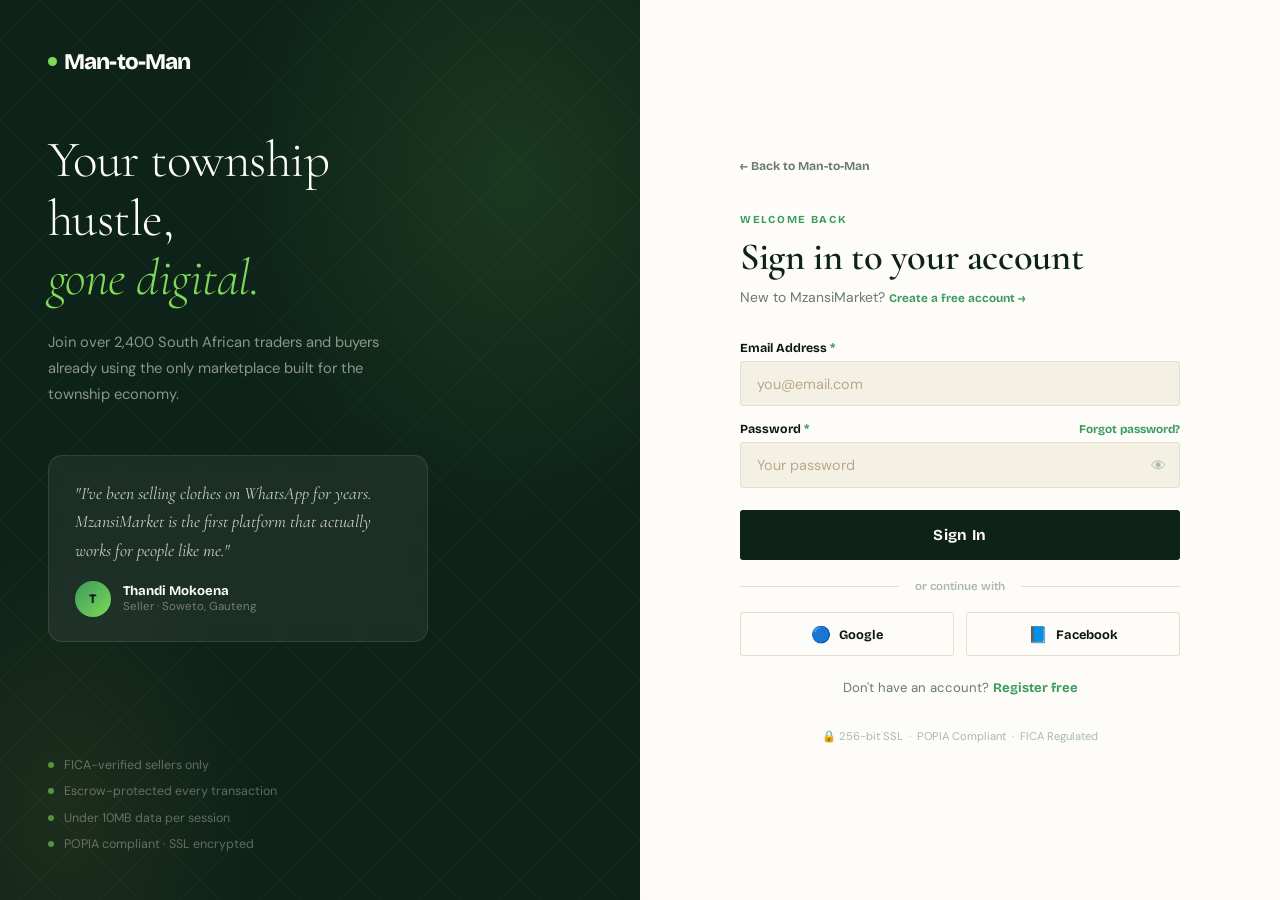
<file: auth.html>
<!DOCTYPE html>
<html lang="en">
<head>
<meta charset="UTF-8"/>
<meta name="viewport" content="width=device-width, initial-scale=1.0"/>
<title>MzansiMarket — Sign In</title>
<link rel="preconnect" href="https://fonts.googleapis.com">
<link href="https://fonts.googleapis.com/css2?family=Bricolage+Grotesque:opsz,wght@12..96,400;12..96,500;12..96,600;12..96,700;12..96,800&family=Cormorant+Garamond:ital,wght@0,300;0,400;0,600;1,300;1,400;1,600&family=DM+Sans:wght@300;400;500&display=swap" rel="stylesheet">
<link rel="stylesheet" href="css/auth.css"/>

</head>
<body>

<div class="shell">

  <!-- ══════ LEFT: BRAND PANEL ══════ -->
  <aside class="brand-panel">
    <div class="brand-top">
      <a href="index.html" class="brand-logo">
        <span class="brand-logo-dot"></span>
        Man-to-Man
      </a>
      <h2 class="brand-headline">
        Your township<br>hustle,<br><em>gone digital.</em>
      </h2>
      <p class="brand-sub">
        Join over 2,400 South African traders and buyers already using the only marketplace built for the township economy.
      </p>
      <div class="brand-card">
        <p class="brand-card-quote">"I've been selling clothes on WhatsApp for years. MzansiMarket is the first platform that actually works for people like me."</p>
        <div class="brand-card-author">
          <div class="brand-avatar">T</div>
          <div>
            <div class="brand-author-name">Thandi Mokoena</div>
            <div class="brand-author-loc">Seller · Soweto, Gauteng</div>
          </div>
        </div>
      </div>
    </div>
    <div class="brand-bottom">
      <div class="trust-strip">
        <div class="trust-item"><span class="trust-pip"></span>FICA-verified sellers only</div>
        <div class="trust-item"><span class="trust-pip"></span>Escrow-protected every transaction</div>
        <div class="trust-item"><span class="trust-pip"></span>Under 10MB data per session</div>
        <div class="trust-item"><span class="trust-pip"></span>POPIA compliant · SSL encrypted</div>
      </div>
    </div>
  </aside>

  <!-- ══════ RIGHT: AUTH FORMS ══════ -->
  <main class="auth-panel">
    <div class="auth-box">

      <a href="index.html" class="auth-back">← Back to Man-to-Man</a>

      <!-- Global error -->
      <div class="callout error" id="authError">
        <span class="callout-icon">⚠️</span>
        <div class="callout-text" id="authErrorText">Something went wrong. Please try again.</div>
      </div>

      <!-- ══ VIEW: SIGN IN ══ -->
      <div class="auth-view active" id="view-signin">
        <div class="auth-eyebrow">Welcome back</div>
        <h1 class="auth-title">Sign in to your account</h1>
        <p class="auth-sub">New to MzansiMarket? <button class="field-link" style="display:inline;" onclick="showView('register')">Create a free account →</button></p>

        <div class="field-group">
          <div class="field">
            <label>Email Address <span class="req">*</span></label>
            <input type="email" id="si-email" placeholder="you@email.com" autocomplete="email"/>
            <span class="field-error" id="si-email-err">Please enter a valid email address.</span>
          </div>
          <div class="field">
            <div style="display:flex;justify-content:space-between;align-items:center;">
              <label>Password <span class="req">*</span></label>
              <button class="field-link" onclick="showView('forgot')">Forgot password?</button>
            </div>
            <div class="pw-wrap">
              <input type="password" id="si-password" placeholder="Your password" autocomplete="current-password"/>
              <button class="pw-eye" type="button" onclick="togglePw('si-password',this)">👁</button>
            </div>
            <span class="field-error" id="si-password-err">Please enter your password.</span>
          </div>
        </div>

        <button class="auth-submit" id="signinBtn" onclick="handleSignIn()">
          <span class="btn-text">Sign In</span>
          <div class="btn-spinner"><div class="spinner"></div></div>
        </button>

        <div class="auth-divider"><span>or continue with</span></div>
        <div class="social-btns">
          <button class="social-btn" onclick="toast('Google sign-in coming soon')"><span class="social-btn-icon">🔵</span> Google</button>
          <button class="social-btn" onclick="toast('Facebook sign-in coming soon')"><span class="social-btn-icon">📘</span> Facebook</button>
        </div>

        <p class="auth-switch">Don't have an account? <button onclick="showView('register')">Register free</button></p>
      </div>

      <!-- ══ VIEW: REGISTER ══ -->
      <div class="auth-view" id="view-register">
        <div class="auth-eyebrow">Create account</div>
        <h1 class="auth-title">Join MzansiMarket</h1>
        <p class="auth-sub">Already have an account? <button class="field-link" style="display:inline;" onclick="showView('signin')">Sign in →</button></p>

        <!-- Role toggle -->
        <div class="auth-tabs" id="roleTabs">
          <button class="auth-tab active" id="tab-buyer" onclick="selectRole('buyer')">🛍️ I'm a Buyer</button>
          <button class="auth-tab" id="tab-seller" onclick="selectRole('seller')">🏪 I'm a Seller</button>
        </div>

        <!-- Buyer fields -->
        <div id="reg-buyer-fields">
          <div class="field-group">
            <div class="field-row">
              <div class="field">
                <label>First Name <span class="req">*</span></label>
                <input type="text" id="b-first" placeholder="Thandi" autocomplete="given-name"/>
                <span class="field-error" id="b-first-err">Required.</span>
              </div>
              <div class="field">
                <label>Last Name <span class="req">*</span></label>
                <input type="text" id="b-last" placeholder="Mokoena" autocomplete="family-name"/>
                <span class="field-error" id="b-last-err">Required.</span>
              </div>
            </div>
            <div class="field">
              <label>Email Address <span class="req">*</span></label>
              <input type="email" id="b-email" placeholder="you@email.com" autocomplete="email"/>
              <span class="field-error" id="b-email-err">Please enter a valid email.</span>
            </div>
            <div class="field">
              <label>Mobile Number <span class="req">*</span></label>
              <div class="phone-wrap">
                <div class="phone-prefix">🇿🇦 +27</div>
                <input type="tel" id="b-phone" placeholder="71 234 5678"/>
              </div>
              <span class="field-error" id="b-phone-err">Enter a valid SA number.</span>
            </div>
            <div class="field">
              <label>Password <span class="req">*</span></label>
              <div class="pw-wrap">
                <input type="password" id="b-password" placeholder="Min 8 characters" oninput="checkStrength(this,'b-strength')"/>
                <button class="pw-eye" type="button" onclick="togglePw('b-password',this)">👁</button>
              </div>
              <div class="pw-strength-wrap" id="b-strength-wrap" style="display:none;">
                <div class="pw-bars">
                  <div class="pw-bar" id="b-bar1"></div>
                  <div class="pw-bar" id="b-bar2"></div>
                  <div class="pw-bar" id="b-bar3"></div>
                  <div class="pw-bar" id="b-bar4"></div>
                </div>
                <span class="pw-strength-label" id="b-strength">Enter a password</span>
              </div>
              <span class="field-error" id="b-password-err">Password must be at least 8 characters.</span>
            </div>

            <div class="agree-row" id="b-agree" onclick="toggleAgree(this)">
              <div class="agree-box" id="b-agree-box"></div>
              <div class="agree-text">I agree to the <a href="#">Terms of Service</a>, <a href="#">Privacy Policy</a>, and <a href="#">POPIA Notice</a></div>
            </div>
          </div>

          <button class="auth-submit" onclick="handleRegisterBuyer()">
            <span class="btn-text">Create Buyer Account</span>
            <div class="btn-spinner"><div class="spinner"></div></div>
          </button>
        </div>

        <!-- Seller redirect notice -->
        <div id="reg-seller-fields" style="display:none;">
          <div class="callout info">
            <span class="callout-icon">🏪</span>
            <div class="callout-text">
              <strong>Seller registration is a multi-step process.</strong>
              It includes identity verification (FICA/KYC), payment setup, and shop profile creation.
            </div>
          </div>
          <button class="auth-submit" style="background:var(--leaf);" onclick="window.location.href='onboarding.html'">
            <span class="btn-text">Go to Seller Registration →</span>
            <div class="btn-spinner"><div class="spinner"></div></div>
          </button>
        </div>

        <p class="auth-switch">Already have an account? <button onclick="showView('signin')">Sign in</button></p>
      </div>

      <!-- ══ VIEW: FORGOT PASSWORD ══ -->
      <div class="auth-view" id="view-forgot">
        <div class="auth-eyebrow">Password reset</div>
        <h1 class="auth-title">Forgot your password?</h1>
        <p class="auth-sub">No problem. Enter your email and we'll send you a reset link. It expires in 1 hour.</p>

        <div class="field-group">
          <div class="field">
            <label>Email Address <span class="req">*</span></label>
            <input type="email" id="fp-email" placeholder="you@email.com"/>
            <span class="field-error" id="fp-email-err">Please enter a valid email.</span>
          </div>
        </div>

        <button class="auth-submit" onclick="handleForgotPassword()">
          <span class="btn-text">Send Reset Link</span>
          <div class="btn-spinner"><div class="spinner"></div></div>
        </button>
        <p class="auth-switch">Remembered it? <button onclick="showView('signin')">Back to sign in</button></p>
      </div>

      <!-- ══ VIEW: RESET PASSWORD ══ -->
      <div class="auth-view" id="view-reset">
        <div class="auth-eyebrow">Create new password</div>
        <h1 class="auth-title">Reset your password</h1>
        <p class="auth-sub">Choose a strong password — at least 8 characters, with a number or symbol.</p>

        <div class="field-group">
          <div class="field">
            <label>New Password <span class="req">*</span></label>
            <div class="pw-wrap">
              <input type="password" id="rp-password" placeholder="New password" oninput="checkStrength(this,'rp-strength')"/>
              <button class="pw-eye" type="button" onclick="togglePw('rp-password',this)">👁</button>
            </div>
            <div class="pw-strength-wrap">
              <div class="pw-bars">
                <div class="pw-bar" id="rp-bar1"></div>
                <div class="pw-bar" id="rp-bar2"></div>
                <div class="pw-bar" id="rp-bar3"></div>
                <div class="pw-bar" id="rp-bar4"></div>
              </div>
              <span class="pw-strength-label" id="rp-strength">Enter a password</span>
            </div>
          </div>
          <div class="field">
            <label>Confirm New Password <span class="req">*</span></label>
            <div class="pw-wrap">
              <input type="password" id="rp-confirm" placeholder="Repeat password"/>
              <button class="pw-eye" type="button" onclick="togglePw('rp-confirm',this)">👁</button>
            </div>
            <span class="field-error" id="rp-confirm-err">Passwords do not match.</span>
          </div>
        </div>

        <button class="auth-submit" onclick="handleResetPassword()">
          <span class="btn-text">Update Password</span>
          <div class="btn-spinner"><div class="spinner"></div></div>
        </button>
      </div>

      <!-- ══ VIEW: EMAIL SENT ══ -->
      <div class="auth-view" id="view-email-sent">
        <div class="success-view">
          <div class="success-ring">📧</div>
          <h2 class="success-title">Check your inbox</h2>
          <p class="success-sub">We've sent a reset link to your email address. It'll expire in 1 hour.</p>
          <button class="auth-submit" onclick="showView('signin')" style="max-width:260px;">Back to Sign In</button>
          <p style="font-size:0.78rem;color:var(--muted);margin-top:1rem;">
            Didn't get it? Check your spam folder or
            <button class="field-link" style="display:inline;font-size:0.78rem;" onclick="showView('forgot')">try again</button>
          </p>
        </div>
      </div>

      <!-- ══ VIEW: VERIFY EMAIL ══ -->
      <div class="auth-view" id="view-verify">
        <div class="success-view">
          <div class="success-ring">✉️</div>
          <h2 class="success-title">Verify your email</h2>
          <p class="success-sub">We sent a 6-digit code to <strong id="verify-email-display">your email</strong>. Enter it below to activate your account.</p>

          <div class="otp-wrap" id="otpWrap">
            <input class="otp-input" maxlength="1" type="text" inputmode="numeric" oninput="otpNext(this,0)"/>
            <input class="otp-input" maxlength="1" type="text" inputmode="numeric" oninput="otpNext(this,1)"/>
            <input class="otp-input" maxlength="1" type="text" inputmode="numeric" oninput="otpNext(this,2)"/>
            <input class="otp-input" maxlength="1" type="text" inputmode="numeric" oninput="otpNext(this,3)"/>
            <input class="otp-input" maxlength="1" type="text" inputmode="numeric" oninput="otpNext(this,4)"/>
            <input class="otp-input" maxlength="1" type="text" inputmode="numeric" oninput="otpNext(this,5)"/>
          </div>

          <button class="auth-submit" style="max-width:260px;" onclick="handleVerifyOtp()">
            <span class="btn-text">Verify & Continue</span>
            <div class="btn-spinner"><div class="spinner"></div></div>
          </button>
          <p style="font-size:0.78rem;color:var(--muted);margin-top:1rem;">
            Didn't get it? <button class="field-link" style="display:inline;font-size:0.78rem;" onclick="toast('📧 Code resent!')">Resend code</button>
          </p>
        </div>
      </div>

      <!-- ══ VIEW: SUCCESS ══ -->
      <div class="auth-view" id="view-success">
        <div class="success-view">
          <div class="success-ring">🎉</div>
          <h2 class="success-title">You're in!</h2>
          <p class="success-sub" id="successMsg">Welcome to MzansiMarket. You can now browse, save, and buy from verified township sellers.</p>
          <button class="auth-submit" style="max-width:260px;" id="successCta" onclick="redirectAfterLogin()">
            <span class="btn-text">Start Browsing →</span>
            <div class="btn-spinner"><div class="spinner"></div></div>
          </button>
        </div>
      </div>

      <div class="auth-footer">
        🔒 256-bit SSL &nbsp;·&nbsp; POPIA Compliant &nbsp;·&nbsp; FICA Regulated
      </div>

    </div><!-- /auth-box -->
  </main>
</div>

<!-- TOAST -->
<div id="globalToast" style="
  position:fixed;bottom:1.5rem;left:50%;
  transform:translateX(-50%) translateY(60px);
  background:var(--forest);color:var(--white);
  padding:.7rem 1.3rem;border-radius:var(--r2);
  font-family:'Bricolage Grotesque',sans-serif;
  font-size:.82rem;font-weight:700;
  display:flex;align-items:center;gap:.5rem;
  box-shadow:0 8px 24px rgba(12,23,16,0.3);
  z-index:999;pointer-events:none;white-space:nowrap;
  transition:transform .3s cubic-bezier(.34,1.3,.64,1);
"></div>

<script src="js/app.js"></script>
<script>
const API = 'http://localhost/man-to-man/api';

/* ════════════════════════════
   VIEW NAVIGATION
════════════════════════════ */
function showView(name) {
  document.querySelectorAll('.auth-view').forEach(v => v.classList.remove('active'));
  const el = document.getElementById('view-' + name);
  if (el) el.classList.add('active');
  hideError();
}

/* ════════════════════════════
   ROLE SELECT
════════════════════════════ */
let currentRole = 'buyer';

function selectRole(role) {
  currentRole = role;
  document.getElementById('tab-buyer').classList.toggle('active', role === 'buyer');
  document.getElementById('tab-seller').classList.toggle('active', role === 'seller');
  document.getElementById('reg-buyer-fields').style.display  = role === 'buyer'  ? 'block' : 'none';
  document.getElementById('reg-seller-fields').style.display = role === 'seller' ? 'block' : 'none';
}

/* ════════════════════════════
   SIGN IN
════════════════════════════ */
async function handleSignIn() {
  hideError();
  const email = val('si-email');
  const pw    = val('si-password');
  let ok = true;
  if (!email || !email.includes('@')) { showFieldErr('si-email','si-email-err'); ok = false; }
  if (!pw) { showFieldErr('si-password','si-password-err'); ok = false; }
  if (!ok) return;

  setLoading('signinBtn', true);
  try {
    const res  = await fetch(`${API}/auth.php?action=login`, {
      method:  'POST',
      headers: { 'Content-Type': 'application/json' },
      body:    JSON.stringify({ email, password: pw }),
    });
    const json = await res.json();

    if (json.success) {
      localStorage.setItem('mz_token', json.data.token);
      localStorage.setItem('mz_user',  JSON.stringify(json.data.user));
      const role = json.data.user.role;
      document.getElementById('successMsg').textContent =
        role === 'seller' ? 'Welcome back! Your seller dashboard is ready.' :
        role === 'admin'  ? 'Welcome back, Admin. Going to your console.' :
        'Welcome back! Browse verified listings and buy securely.';
      document.getElementById('successCta').querySelector('.btn-text').textContent =
        role === 'seller' ? 'Go to Dashboard →' :
        role === 'admin'  ? 'Go to Admin Console →' :
        'Browse Listings →';
      showView('success');
    } else {
      showError(json.message || 'Invalid email or password.');
    }
  } catch {
    showError('Unable to connect. Check XAMPP is running.');
  } finally {
    setLoading('signinBtn', false);
  }
}

/* ════════════════════════════
   REGISTER BUYER
════════════════════════════ */
async function handleRegisterBuyer() {
  hideError();
  let ok = true;
  const first = val('b-first'), last = val('b-last');
  const email = val('b-email'), phone = val('b-phone'), pw = val('b-password');
  const agreed = document.getElementById('b-agree').classList.contains('checked');

  if (!first)                      { showFieldErr('b-first','b-first-err'); ok = false; }
  if (!last)                       { showFieldErr('b-last','b-last-err');   ok = false; }
  if (!email || !email.includes('@')){ showFieldErr('b-email','b-email-err'); ok = false; }
  if (!phone)                      { showFieldErr('b-phone','b-phone-err'); ok = false; }
  if (!pw || pw.length < 8)        { showFieldErr('b-password','b-password-err'); ok = false; }
  if (!agreed) { showError('Please agree to the Terms of Service.'); ok = false; }
  if (!ok) return;

  const btn = event.currentTarget;
  setLoadingEl(btn, true);
  try {
    const res  = await fetch(`${API}/auth.php?action=register`, {
      method:  'POST',
      headers: { 'Content-Type': 'application/json' },
      body:    JSON.stringify({ first_name: first, last_name: last, email, phone, password: pw, role: 'buyer' }),
    });
    const json = await res.json();

    if (json.success) {
      // Dev mode: token returned — verify immediately
      if (json.data.verify_token) {
        const vRes = await fetch(`${API}/auth.php?action=verify_email`, {
          method: 'POST',
          headers: { 'Content-Type': 'application/json' },
          body: JSON.stringify({ token: json.data.verify_token }),
        });
        await vRes.json();
        // Auto login
        document.getElementById('si-email').value    = email;
        document.getElementById('si-password').value = pw;
        await handleSignIn();
      } else {
        document.getElementById('verify-email-display').textContent = email;
        showView('verify');
      }
    } else {
      showError(json.message || 'Registration failed.');
    }
  } catch {
    showError('Unable to connect. Check XAMPP is running.');
  } finally {
    setLoadingEl(btn, false);
  }
}

/* ════════════════════════════
   FORGOT PASSWORD
════════════════════════════ */
async function handleForgotPassword() {
  hideError();
  const email = val('fp-email');
  if (!email || !email.includes('@')) { showFieldErr('fp-email','fp-email-err'); return; }

  const btn = event.currentTarget;
  setLoadingEl(btn, true);
  try {
    await fetch(`${API}/auth.php?action=forgot_password`, {
      method: 'POST',
      headers: { 'Content-Type': 'application/json' },
      body: JSON.stringify({ email }),
    });
    showView('email-sent');
  } catch {
    showError('Unable to connect. Check XAMPP is running.');
  } finally {
    setLoadingEl(btn, false);
  }
}

/* ════════════════════════════
   RESET PASSWORD
════════════════════════════ */
async function handleResetPassword() {
  hideError();
  const pw  = val('rp-password');
  const cpw = val('rp-confirm');
  if (!pw || pw.length < 8) return;
  if (pw !== cpw) { showFieldErr('rp-confirm','rp-confirm-err'); return; }

  // Get token from URL ?token=xxx
  const token = new URLSearchParams(window.location.search).get('token');
  if (!token) { showError('Reset token missing from URL.'); return; }

  const btn = event.currentTarget;
  setLoadingEl(btn, true);
  try {
    const res  = await fetch(`${API}/auth.php?action=reset_password`, {
      method: 'POST',
      headers: { 'Content-Type': 'application/json' },
      body: JSON.stringify({ token, password: pw }),
    });
    const json = await res.json();
    if (json.success) {
      toast('✅ Password updated! Please sign in.');
      showView('signin');
    } else {
      showError(json.message || 'Reset failed.');
    }
  } catch {
    showError('Unable to connect.');
  } finally {
    setLoadingEl(btn, false);
  }
}

/* ════════════════════════════
   OTP HANDLING
════════════════════════════ */
function otpNext(input, idx) {
  input.classList.toggle('filled', input.value.length > 0);
  const inputs = document.querySelectorAll('.otp-input');
  if (input.value && idx < 5) inputs[idx + 1].focus();
  if (!input.value && idx > 0) inputs[idx - 1].focus();
}

async function handleVerifyOtp() {
  const code = [...document.querySelectorAll('.otp-input')].map(i => i.value).join('');
  if (code.length < 6) { toast('Please enter all 6 digits.'); return; }
  toast('✅ Email verified! Signing you in...');
  setTimeout(() => showView('success'), 1200);
}

/* ════════════════════════════
   REDIRECT AFTER LOGIN
════════════════════════════ */
function redirectAfterLogin() {
  const user = JSON.parse(localStorage.getItem('mz_user') || '{}');
  const role = user.role;
  const dest = role === 'seller' ? 'dashboard.html' :
               role === 'admin'  ? 'admin.html' :
               'listings.html';
  window.location.href = dest;
}

/* ════════════════════════════
   HELPERS
════════════════════════════ */
function val(id) { return (document.getElementById(id)?.value || '').trim(); }

function showFieldErr(inputId, errId) {
  document.getElementById(inputId)?.classList.add('error');
  document.getElementById(errId)?.classList.add('show');
}
function clearFieldErr(inputId, errId) {
  document.getElementById(inputId)?.classList.remove('error');
  document.getElementById(errId)?.classList.remove('show');
}
function showError(msg) {
  document.getElementById('authErrorText').textContent = msg;
  document.getElementById('authError').classList.add('show');
  document.getElementById('authError').scrollIntoView({ behavior: 'smooth', block: 'nearest' });
}
function hideError() { document.getElementById('authError').classList.remove('show'); }

function setLoading(btnId, on) {
  const btn = document.getElementById(btnId);
  if (btn) btn.classList.toggle('loading', on);
}
function setLoadingEl(btn, on) { btn.classList.toggle('loading', on); }

function togglePw(id, btn) {
  const input = document.getElementById(id);
  if (!input) return;
  const isText = input.type === 'text';
  input.type   = isText ? 'password' : 'text';
  btn.textContent = isText ? '👁' : '🙈';
}

function toggleAgree(el) {
  el.classList.toggle('checked');
  el.querySelector('.agree-box').textContent = el.classList.contains('checked') ? '✓' : '';
}

function checkStrength(input, labelId) {
  const v = input.value;
  const wrap = input.closest('.field').querySelector('.pw-strength-wrap');
  if (wrap) wrap.style.display = v ? 'block' : 'none';

  let score = 0;
  if (v.length >= 8)           score++;
  if (v.length >= 12)          score++;
  if (/[A-Z]/.test(v))         score++;
  if (/[0-9]/.test(v))         score++;
  if (/[^A-Za-z0-9]/.test(v)) score++;

  const prefix = labelId.replace('-strength','');
  const levels = ['','weak','fair','good','strong'];
  const labels = ['','Weak','Fair','Good ✓','Strong ✓'];
  const colors = ['','var(--err)','var(--amber)','var(--leaf)','var(--lime)'];
  const filled = Math.min(score, 4);

  for (let i = 1; i <= 4; i++) {
    const bar = document.getElementById(prefix + '-bar' + i);
    if (!bar) continue;
    bar.className = 'pw-bar' + (i <= filled ? ` filled-${levels[filled]}` : '');
  }
  const label = document.getElementById(labelId);
  if (label) {
    label.textContent = labels[filled] || 'Enter a password';
    label.style.color = colors[filled] || 'var(--muted)';
  }
}

// Clear errors on input
document.addEventListener('input', e => {
  if (e.target.matches('input')) {
    e.target.classList.remove('error');
    const id  = e.target.id;
    const err = document.getElementById(id + '-err');
    if (err) err.classList.remove('show');
  }
});

// Toast
let toastTimer;
function toast(msg) {
  const el = document.getElementById('globalToast');
  el.textContent = msg;
  el.style.transform = 'translateX(-50%) translateY(0)';
  clearTimeout(toastTimer);
  toastTimer = setTimeout(() => el.style.transform = 'translateX(-50%) translateY(60px)', 2800);
}

// Check URL for reset token
const urlToken = new URLSearchParams(window.location.search).get('token');
if (urlToken) showView('reset');

// Keyboard submit
document.addEventListener('keydown', e => {
  if (e.key === 'Enter') {
    const active = document.querySelector('.auth-view.active')?.id;
    if (active === 'view-signin')   handleSignIn();
    if (active === 'view-forgot')   handleForgotPassword();
    if (active === 'view-reset')    handleResetPassword();
  }
});
</script>
<script src="js/app.js"></script>
<script src="js/auth-modal-inject.js"></script>
</body>
</html>
</file>
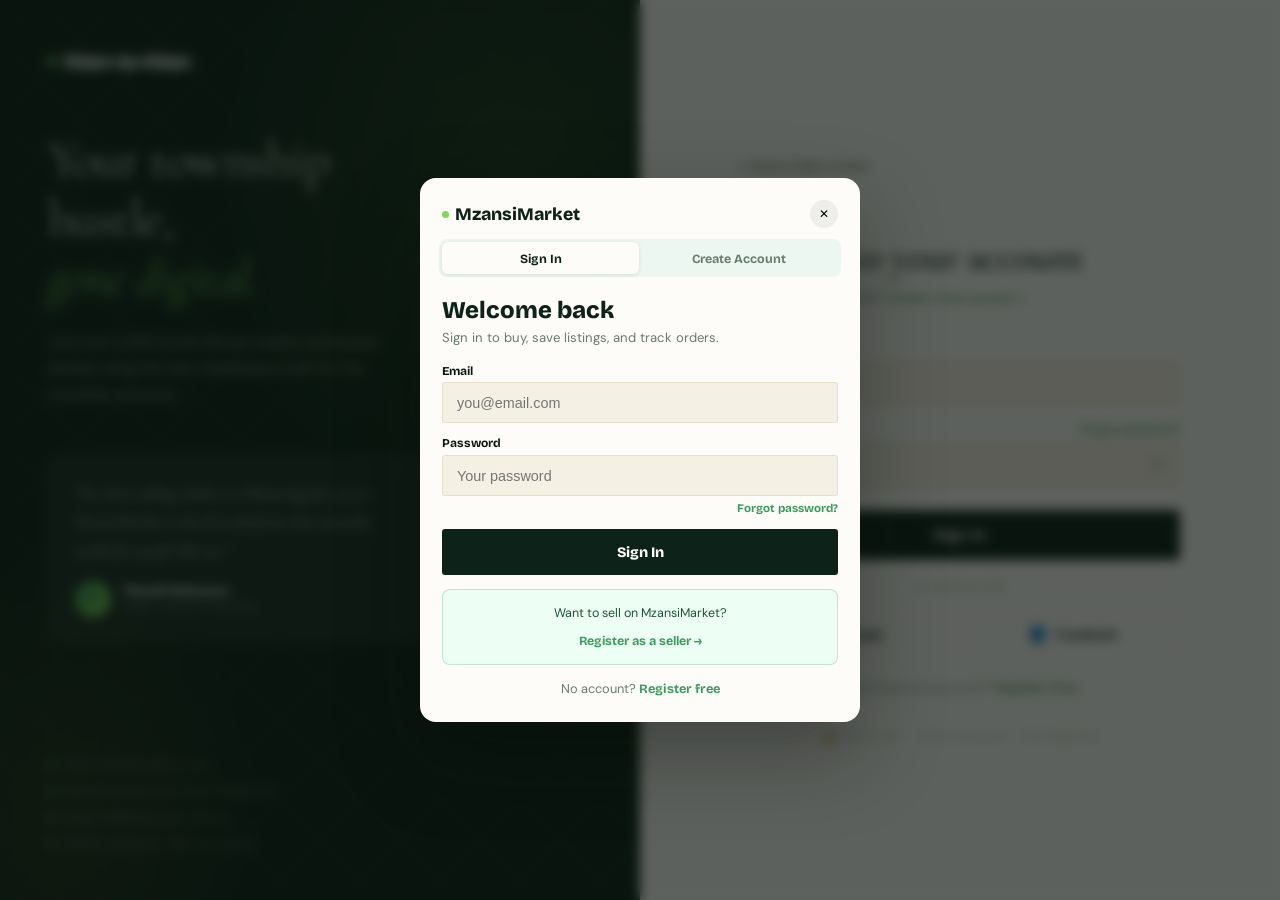
<file: dashboard.html>
<!DOCTYPE html>
<html lang="en">
<head>
<meta charset="UTF-8"/>
<meta name="viewport" content="width=device-width, initial-scale=1.0"/>
<title>Man-to-Man — Seller Dashboard</title>
<link rel="preconnect" href="https://fonts.googleapis.com">
<link href="https://fonts.googleapis.com/css2?family=Syne:wght@400;500;600;700;800&family=Lora:ital,wght@0,400;0,500;1,400&family=DM+Mono:wght@400;500&display=swap" rel="stylesheet">
<link rel="stylesheet" href="css/dashboard.css"/>

</head>
<body>

<div class="shell">

  <!-- ═══════ SIDEBAR ═══════ -->
  <aside class="sidebar" id="sidebar">
    <a href="index.html" class="sidebar-logo">
      <span class="sidebar-logo-dot"></span>
      <span class="sidebar-logo-text">M</span>
    </a>

    <div class="sidebar-seller">
      <div class="seller-av">T</div>
      <div class="seller-id-name">Thandi's Closet</div>
      <div class="seller-id-badge"><span class="verified-pip"></span>Verified Seller</div>
    </div>

    <nav class="sidebar-nav">
      <div class="nav-section-label">Main</div>
      <a class="nav-item active" onclick="showView('overview')">
        <span class="nav-icon">⊞</span>
        <span class="nav-label">Overview</span>
      </a>
      <a class="nav-item" onclick="showView('listings')">
        <span class="nav-icon">📋</span>
        <span class="nav-label">My Listings</span>
      </a>
      <a class="nav-item" onclick="showView('orders')">
        <span class="nav-icon">📦</span>
        <span class="nav-label">Orders</span>
        <span class="nav-badge">3</span>
      </a>
      <a class="nav-item" onclick="showView('wallet')">
        <span class="nav-icon">💳</span>
        <span class="nav-label">Wallet</span>
      </a>

      <div class="nav-section-label">Manage</div>
      <a class="nav-item" onclick="showView('analytics')">
        <span class="nav-icon">📈</span>
        <span class="nav-label">Analytics</span>
      </a>
      <a class="nav-item" onclick="showView('messages')">
        <span class="nav-icon">💬</span>
        <span class="nav-label">Messages</span>
        <span class="nav-badge" style="background:var(--sky);">5</span>
      </a>
      <a class="nav-item" onclick="showView('reviews')">
        <span class="nav-icon">⭐</span>
        <span class="nav-label">Reviews</span>
      </a>
    </nav>

    <div class="sidebar-bottom">
      <a class="nav-item" onclick="showView('settings')">
        <span class="nav-icon">⚙️</span>
        <span class="nav-label">Settings</span>
      </a>
      <a class="nav-item" href="index.html">
        <span class="nav-icon">🏠</span>
        <span class="nav-label">Back to Site</span>
      </a>
    </div>
  </aside>

  <!-- ═══════ MAIN ═══════ -->
  <div class="main">

    <!-- TOPBAR -->
    <header class="topbar">
      <div style="display:flex;align-items:center;gap:.8rem;">
        <button class="hamburger" id="hamburger" onclick="toggleSidebar()">
          <span></span><span></span><span></span>
        </button>
        <div class="topbar-left">
          <div class="page-title" id="pageTitle">Dashboard Overview</div>
          <div class="page-sub" id="pageSub">Good morning, Thandi 👋</div>
        </div>
      </div>
      <div class="topbar-right">
        <span class="date-pill" id="datePill"></span>
        <div class="notif-btn" onclick="toast('🔔 You have 3 unread notifications')">
          🔔<span class="notif-dot"></span>
        </div>
        <button class="topbar-btn topbar-btn-green" onclick="newListing()">+ New Listing</button>
      </div>
    </header>

    <!-- ═══════ PAGE CONTENT ═══════ -->
    <div class="page-content">

      <!-- ── ALERTS ── -->
      <div id="alerts">
        <div class="alert-bar success" id="alert1">
          <span class="alert-icon">✅</span>
          Your FICA verification is complete. Your trust badge is live on all listings.
          <button class="alert-dismiss" onclick="document.getElementById('alert1').remove()">✕</button>
        </div>
        <div class="alert-bar warn" id="alert2">
          <span class="alert-icon">⚠️</span>
          3 orders are awaiting your confirmation. Confirm dispatch to release escrow payments.
          <button class="alert-dismiss" onclick="document.getElementById('alert2').remove()">✕</button>
        </div>
      </div>

      <!-- ══════════════════════════════
           VIEW: OVERVIEW
      ══════════════════════════════ -->
      <div id="view-overview">

        <!-- KPI ROW -->
        <div class="section-hd"><span class="section-hd-title">This Month</span><button class="section-hd-action">View report →</button></div>
        <div class="kpi-row">
          <div class="kpi-card green">
            <div class="kpi-icon green">💰</div>
            <div class="kpi-label">Total Revenue</div>
            <div class="kpi-value">R 8 420</div>
            <span class="kpi-delta up">↑ 23% vs last month</span>
          </div>
          <div class="kpi-card lime">
            <div class="kpi-icon lime">🛍️</div>
            <div class="kpi-label">Items Sold</div>
            <div class="kpi-value">34</div>
            <span class="kpi-delta up">↑ 8 vs last month</span>
          </div>
          <div class="kpi-card amber">
            <div class="kpi-icon amber">👁️</div>
            <div class="kpi-label">Listing Views</div>
            <div class="kpi-value">1 247</div>
            <span class="kpi-delta up">↑ 41% this month</span>
          </div>
          <div class="kpi-card sky">
            <div class="kpi-icon sky">⭐</div>
            <div class="kpi-label">Avg. Rating</div>
            <div class="kpi-value">4.8</div>
            <span class="kpi-delta neutral">28 reviews total</span>
          </div>
        </div>

        <!-- CHART ROW -->
        <div class="chart-row">
          <!-- Revenue bar chart -->
          <div class="chart-card">
            <div class="chart-hd">
              <div>
                <div class="chart-title">Revenue Over Time</div>
                <div class="chart-sub">Daily earnings this month</div>
              </div>
              <div class="chart-tabs">
                <div class="chart-tab active">30D</div>
                <div class="chart-tab" onclick="switchChartTab(this)">90D</div>
                <div class="chart-tab" onclick="switchChartTab(this)">1Y</div>
              </div>
            </div>
            <div class="bar-chart-wrap">
              <svg class="bar-chart-svg" id="barChart" viewBox="0 0 600 160" preserveAspectRatio="none"></svg>
            </div>
            <div class="bar-chart-labels" id="barLabels"></div>
          </div>

          <!-- Category donut -->
          <div class="chart-card">
            <div class="chart-hd">
              <div>
                <div class="chart-title">Sales by Category</div>
                <div class="chart-sub">What's selling most</div>
              </div>
            </div>
            <div class="donut-wrap">
              <svg width="140" height="140" viewBox="0 0 140 140" id="donutSvg"></svg>
              <div class="donut-center" style="top:50%;left:50%;transform:translate(-50%,-50%);">
                <div class="donut-center-val">34</div>
                <div class="donut-center-label">sold</div>
              </div>
              <div class="donut-legend" id="donutLegend"></div>
            </div>
          </div>
        </div>

        <!-- MINI STATS ROW -->
        <div class="mini-stats-row">
          <div class="mini-stat">
            <div class="mini-stat-icon" style="background:var(--green-dim);">🏦</div>
            <div>
              <div class="mini-stat-val">R 5 200</div>
              <div class="mini-stat-label">Wallet balance available</div>
            </div>
          </div>
          <div class="mini-stat">
            <div class="mini-stat-icon" style="background:var(--amber-dim);">⏳</div>
            <div>
              <div class="mini-stat-val">R 1 680</div>
              <div class="mini-stat-label">Pending escrow release</div>
            </div>
          </div>
          <div class="mini-stat">
            <div class="mini-stat-icon" style="background:var(--sky-dim);">📋</div>
            <div>
              <div class="mini-stat-val">12</div>
              <div class="mini-stat-label">Active listings right now</div>
            </div>
          </div>
        </div>

        <!-- RECENT ORDERS (condensed) -->
        <div class="section-hd">
          <span class="section-hd-title">Recent Orders</span>
          <button class="section-hd-action" onclick="showView('orders')">See all →</button>
        </div>
        <div class="orders-list" id="recentOrders"></div>

      </div><!-- /view-overview -->

      <!-- ══════════════════════════════
           VIEW: LISTINGS
      ══════════════════════════════ -->
      <div id="view-listings" style="display:none;">
        <div class="section-hd">
          <span class="section-hd-title">My Listings <span style="color:var(--green);margin-left:.4rem;">12 active</span></span>
          <button class="section-hd-action" onclick="newListing()">+ Add listing</button>
        </div>
        <div class="listings-card">
          <div class="listings-card-hd">
            <span class="listings-card-title">All Listings</span>
            <div class="listings-tabs">
              <div class="lst-tab active" onclick="filterListings(this,'all')">All <span class="lst-count">18</span></div>
              <div class="lst-tab" onclick="filterListings(this,'active')">Active <span class="lst-count">12</span></div>
              <div class="lst-tab" onclick="filterListings(this,'sold')">Sold <span class="lst-count">4</span></div>
              <div class="lst-tab" onclick="filterListings(this,'paused')">Paused <span class="lst-count">2</span></div>
            </div>
          </div>
          <div id="listingsTableWrap"></div>
        </div>
      </div>

      <!-- ══════════════════════════════
           VIEW: ORDERS
      ══════════════════════════════ -->
      <div id="view-orders" style="display:none;">
        <div class="section-hd">
          <span class="section-hd-title">Orders <span style="color:var(--rust);margin-left:.4rem;">3 need action</span></span>
        </div>
        <div id="ordersListFull" class="orders-list"></div>
      </div>

      <!-- ══════════════════════════════
           VIEW: WALLET
      ══════════════════════════════ -->
      <div id="view-wallet" style="display:none;">
        <div class="section-hd">
          <span class="section-hd-title">Digital Wallet</span>
          <button class="section-hd-action" onclick="toast('📥 Downloading statement PDF...')">Download statement ↓</button>
        </div>
        <div class="wallet-row">
          <!-- Balance card -->
          <div class="wallet-card primary">
            <div class="wallet-label">Available Balance</div>
            <div class="wallet-balance"><sup>R</sup> 5 200</div>
            <div class="wallet-pending">+ R 1 680 pending release from escrow</div>
            <div class="wallet-actions">
              <button class="wallet-btn wallet-btn-primary" onclick="toast('💸 Withdrawal initiated — arrives in 1-2 business days')">Withdraw</button>
              <button class="wallet-btn wallet-btn-outline" onclick="toast('📊 Generating report...')">Download Report</button>
            </div>
          </div>
          <!-- Recent transactions -->
          <div class="wallet-card">
            <div class="wallet-label">Recent Transactions</div>
            <div class="tx-list" id="txListFull" style="margin-top:.8rem;"></div>
          </div>
        </div>

        <!-- Full history table -->
        <div class="section-hd" style="margin-top:.5rem;"><span class="section-hd-title">Transaction History</span></div>
        <div class="listings-card">
          <div id="txTableWrap"></div>
        </div>
      </div>

      <!-- ══════════════════════════════
           VIEW: ANALYTICS
      ══════════════════════════════ -->
      <div id="view-analytics" style="display:none;">
        <div class="section-hd"><span class="section-hd-title">Performance Analytics</span></div>
        <div class="kpi-row">
          <div class="kpi-card green"><div class="kpi-icon green">📈</div><div class="kpi-label">Conversion Rate</div><div class="kpi-value">2.7%</div><span class="kpi-delta up">↑ 0.4% this month</span></div>
          <div class="kpi-card lime"><div class="kpi-icon lime">👁️</div><div class="kpi-label">Total Views</div><div class="kpi-value">4 821</div><span class="kpi-delta up">↑ 18% vs last month</span></div>
          <div class="kpi-card amber"><div class="kpi-icon amber">❤️</div><div class="kpi-label">Saves / Wishlist</div><div class="kpi-value">187</div><span class="kpi-delta up">↑ 32 this month</span></div>
          <div class="kpi-card sky"><div class="kpi-icon sky">💬</div><div class="kpi-label">Messages Received</div><div class="kpi-value">54</div><span class="kpi-delta neutral">avg 1.8/day</span></div>
        </div>

        <!-- Profile completion -->
        <div class="profile-card">
          <div class="chart-hd">
            <div><div class="chart-title">Profile Strength</div><div class="chart-sub">Complete your profile to rank higher in search</div></div>
            <span style="font-family:'Syne',sans-serif;font-size:1.1rem;font-weight:800;color:var(--lime);">82%</span>
          </div>
          <div class="profile-progress-list">
            <div class="pp-item"><span class="pp-icon">🪪</span><span class="pp-label">Identity Verified</span><div class="pp-bar-wrap"><div class="pp-bar" style="width:100%;background:var(--green);"></div></div><span class="pp-pct">100%</span><span class="pp-status pp-done">✓ Done</span></div>
            <div class="pp-item"><span class="pp-icon">📸</span><span class="pp-label">Profile Photo Added</span><div class="pp-bar-wrap"><div class="pp-bar" style="width:100%;background:var(--green);"></div></div><span class="pp-pct">100%</span><span class="pp-status pp-done">✓ Done</span></div>
            <div class="pp-item"><span class="pp-icon">💳</span><span class="pp-label">Bank Account Linked</span><div class="pp-bar-wrap"><div class="pp-bar" style="width:100%;background:var(--green);"></div></div><span class="pp-pct">100%</span><span class="pp-status pp-done">✓ Done</span></div>
            <div class="pp-item"><span class="pp-icon">📝</span><span class="pp-label">Bio Written</span><div class="pp-bar-wrap"><div class="pp-bar" style="width:100%;background:var(--green);"></div></div><span class="pp-pct">100%</span><span class="pp-status pp-done">✓ Done</span></div>
            <div class="pp-item"><span class="pp-icon">⭐</span><span class="pp-label">5+ Reviews Received</span><div class="pp-bar-wrap"><div class="pp-bar" style="width:100%;background:var(--green);"></div></div><span class="pp-pct">100%</span><span class="pp-status pp-done">✓ Done</span></div>
            <div class="pp-item"><span class="pp-icon">📦</span><span class="pp-label">Courier Linked</span><div class="pp-bar-wrap"><div class="pp-bar" style="width:40%;background:var(--amber);"></div></div><span class="pp-pct">0%</span><span class="pp-status pp-todo">Add now</span></div>
            <div class="pp-item"><span class="pp-icon">📱</span><span class="pp-label">Social Links Added</span><div class="pp-bar-wrap"><div class="pp-bar" style="width:0%;background:var(--amber);"></div></div><span class="pp-pct">0%</span><span class="pp-status pp-todo">Add now</span></div>
          </div>
        </div>

        <div class="chart-row">
          <div class="chart-card">
            <div class="chart-hd"><div><div class="chart-title">Views per Listing</div><div class="chart-sub">Which listings get the most attention</div></div></div>
            <div id="viewsChart" style="margin-top:.5rem;"></div>
          </div>
          <div class="chart-card">
            <div class="chart-hd"><div><div class="chart-title">Buyer Locations</div><div class="chart-sub">Where your buyers are from</div></div></div>
            <div id="locationStats" style="margin-top:.5rem;"></div>
          </div>
        </div>
      </div>

      <!-- ══════════════════════════════
           VIEW: MESSAGES / REVIEWS / SETTINGS (stubs)
      ══════════════════════════════ -->
      <div id="view-messages" style="display:none;">
        <div class="section-hd"><span class="section-hd-title">Messages</span></div>
        <div class="alert-bar info"><span class="alert-icon">💬</span>You have 5 unread messages. Full messaging panel coming soon.</div>
      </div>
      <div id="view-reviews" style="display:none;">
        <div class="section-hd"><span class="section-hd-title">Reviews</span></div>
        <div class="alert-bar success"><span class="alert-icon">⭐</span>You have a 4.8 rating from 28 verified buyers. Full reviews panel coming soon.</div>
      </div>
      <div id="view-settings" style="display:none;">
        <div class="section-hd"><span class="section-hd-title">Settings</span></div>
        <div class="alert-bar info"><span class="alert-icon">⚙️</span>Account settings panel coming soon.</div>
      </div>

    </div><!-- /page-content -->
  </div><!-- /main -->
</div><!-- /shell -->

<!-- TOAST -->
<div id="toastEl" style="position:fixed;bottom:1.5rem;left:50%;transform:translateX(-50%) translateY(60px);background:#1A2E22;color:var(--ink);padding:.7rem 1.2rem;border-radius:var(--r2);font-family:'Syne',sans-serif;font-size:.78rem;font-weight:700;border:1px solid rgba(61,184,112,.2);box-shadow:0 8px 24px rgba(0,0,0,.4);z-index:999;transition:transform .3s cubic-bezier(.34,1.3,.64,1);pointer-events:none;white-space:nowrap;display:flex;align-items:center;gap:.5rem;"></div>

<script>
/* ═══════════════════════
   DATA
═══════════════════════ */
const LISTINGS_DATA = [
  {id:1,emoji:'👗',title:'Vintage Denim Jacket',category:'Clothing',price:290,status:'active',views:84,date:'12 May 2025'},
  {id:2,emoji:'👠',title:'Black Court Heels Size 6',category:'Shoes',price:180,status:'active',views:52,date:'14 May 2025'},
  {id:3,emoji:'🧣',title:'Wool Scarf Set — 3 Colours',category:'Clothing',price:120,status:'active',views:31,date:'15 May 2025'},
  {id:4,emoji:'👒',title:'Summer Straw Hats Bundle',category:'Clothing',price:95,status:'sold',views:110,date:'10 May 2025'},
  {id:5,emoji:'🌸',title:'Floral Midi Dress — Size 10',category:'Clothing',price:340,status:'active',views:67,date:'16 May 2025'},
  {id:6,emoji:'👜',title:'Designer-Inspired Tote Bag',category:'Bags',price:320,status:'active',views:98,date:'11 May 2025'},
  {id:7,emoji:'🧥',title:'Puffer Jacket — Black XL',category:'Clothing',price:480,status:'paused',views:22,date:'8 May 2025'},
  {id:8,emoji:'👟',title:'White Sneakers Size 8',category:'Shoes',price:220,status:'active',views:74,date:'17 May 2025'},
  {id:9,emoji:'💍',title:'Silver Ring Set — 5 Piece',category:'Jewellery',price:85,status:'active',views:42,date:'18 May 2025'},
  {id:10,emoji:'🧤',title:'Leather Gloves — Unisex',category:'Accessories',price:150,status:'sold',views:38,date:'9 May 2025'},
  {id:11,emoji:'🪡',title:'Beaded Necklace — Gold',category:'Jewellery',price:190,status:'active',views:56,date:'13 May 2025'},
  {id:12,emoji:'🩱',title:'Swimsuit — One Piece Size M',category:'Clothing',price:240,status:'active',views:29,date:'19 May 2025'},
  {id:13,emoji:'🧢',title:'Cap Collection — 4 Styles',category:'Accessories',price:65,status:'paused',views:14,date:'7 May 2025'},
  {id:14,emoji:'🕶️',title:'Sunglasses — Oversized Frames',category:'Accessories',price:110,status:'sold',views:88,date:'5 May 2025'},
  {id:15,emoji:'🩹',title:'Ankle Boots — Brown Size 7',category:'Shoes',price:560,status:'active',views:45,date:'20 May 2025'},
  {id:16,emoji:'🧶',title:'Handknit Cardigan — Cream L',category:'Clothing',price:380,status:'active',views:33,date:'21 May 2025'},
  {id:17,emoji:'🎒',title:'Backpack — Canvas Khaki',category:'Bags',price:210,status:'active',views:61,date:'22 May 2025'},
  {id:18,emoji:'💄',title:'Luxury Lipstick Set — 6 Shades',category:'Beauty',price:145,status:'sold',views:127,date:'4 May 2025'},
];

const ORDERS_DATA = [
  {id:'ORD-0041',emoji:'👗',name:'Vintage Denim Jacket',buyer:'Nomsa K.',price:290,status:'confirm',date:'Today 09:14'},
  {id:'ORD-0040',emoji:'👠',name:'Black Court Heels Size 6',buyer:'Lerato M.',price:180,status:'confirm',date:'Today 07:52'},
  {id:'ORD-0039',emoji:'🧣',name:'Wool Scarf Set — 3 Colours',buyer:'Thabo N.',price:120,status:'ship',date:'Yesterday'},
  {id:'ORD-0038',emoji:'👒',name:'Summer Straw Hats Bundle',buyer:'Zanele P.',price:95,status:'done',date:'22 May'},
  {id:'ORD-0037',emoji:'👜',name:'Designer-Inspired Tote Bag',buyer:'Ayanda T.',price:320,status:'done',date:'21 May'},
  {id:'ORD-0036',emoji:'💄',name:'Luxury Lipstick Set',buyer:'Palesa R.',price:145,status:'done',date:'20 May'},
];

const TX_DATA = [
  {icon:'💰',type:'credit',name:'Payment released — Straw Hats Bundle',date:'22 May 2025',amount:95,status:'Completed'},
  {icon:'💰',type:'credit',name:'Payment released — Tote Bag',date:'21 May 2025',amount:320,status:'Completed'},
  {icon:'💸',type:'debit',name:'Withdrawal to Capitec ····4892',date:'20 May 2025',amount:-1200,status:'Completed'},
  {icon:'💰',type:'credit',name:'Payment released — Lipstick Set',date:'20 May 2025',amount:145,status:'Completed'},
  {icon:'⏳',type:'pending',name:'Escrow hold — Denim Jacket',date:'Today',amount:290,status:'Pending buyer confirmation'},
  {icon:'⏳',type:'pending',name:'Escrow hold — Court Heels',date:'Today',amount:180,status:'Pending buyer confirmation'},
  {icon:'💰',type:'credit',name:'Payment released — Ankle Boots',date:'18 May 2025',amount:560,status:'Completed'},
  {icon:'💸',type:'debit',name:'Platform fee — May 2025',date:'1 May 2025',amount:-48,status:'Completed'},
];

/* ═══════════════════════
   CHARTS
═══════════════════════ */
function drawBarChart() {
  const svg = document.getElementById('barChart');
  if (!svg) return;
  const W = 600, H = 160, pad = 8;
  const vals = [120,340,180,580,220,450,310,690,240,780,410,560,320,840,290,710,380,620,450,830,510,680,740,860,590,720,640,780,820,8420];
  const labels = Array.from({length:30},(_,i)=>i%5===0?String(i+1):'');
  const max = Math.max(...vals);
  const bw = (W - pad*2) / vals.length;

  let html = '';
  vals.forEach((v,i) => {
    const x = pad + i*bw;
    const h = (v/max)*(H-20);
    const y = H - h;
    const isHigh = v === max;
    const color = isHigh ? '#8DDF63' : (v > max*0.6 ? '#3DB870' : 'rgba(61,184,112,0.35)');
    html += `<rect x="${x+1}" y="${y}" width="${bw-2}" height="${h}" fill="${color}" rx="2">
      <title>R ${v.toLocaleString()}</title>
    </rect>`;
    if (isHigh) {
      html += `<text x="${x+bw/2}" y="${y-5}" text-anchor="middle" font-size="9" fill="#8DDF63" font-family="Syne">R${(v/1000).toFixed(1)}k</text>`;
    }
  });

  svg.innerHTML = html;

  const lblWrap = document.getElementById('barLabels');
  lblWrap.innerHTML = vals.map((_,i)=>`<span class="bar-label">${labels[i]}</span>`).join('');
}

function drawDonut() {
  const svg = document.getElementById('donutSvg');
  const legend = document.getElementById('donutLegend');
  if (!svg) return;
  const cats = [
    {label:'Clothing', val:18, color:'#3DB870'},
    {label:'Shoes',    val:7,  color:'#8DDF63'},
    {label:'Bags',     val:5,  color:'#E8B84B'},
    {label:'Jewellery',val:4,  color:'#5BB8D4'},
  ];
  const total = cats.reduce((s,c)=>s+c.val,0);
  const cx=70,cy=70,r=52,ir=36;
  let angle = -Math.PI/2;
  let paths = '';
  cats.forEach(c=>{
    const sweep = (c.val/total)*Math.PI*2;
    const x1=cx+r*Math.cos(angle), y1=cy+r*Math.sin(angle);
    const x2=cx+r*Math.cos(angle+sweep), y2=cy+r*Math.sin(angle+sweep);
    const xi1=cx+ir*Math.cos(angle), yi1=cy+ir*Math.sin(angle);
    const xi2=cx+ir*Math.cos(angle+sweep), yi2=cy+ir*Math.sin(angle+sweep);
    const lg = sweep>Math.PI?1:0;
    paths+=`<path d="M${xi1},${yi1} L${x1},${y1} A${r},${r} 0 ${lg} 1 ${x2},${y2} L${xi2},${yi2} A${ir},${ir} 0 ${lg} 0 ${xi1},${yi1}" fill="${c.color}" opacity=".9"/>`;
    angle+=sweep;
  });
  svg.innerHTML = paths;

  legend.innerHTML = cats.map(c=>`
    <div class="legend-item">
      <div class="legend-dot" style="background:${c.color}"></div>
      <span class="legend-label">${c.label}</span>
      <span class="legend-val">${c.val}</span>
      <span class="legend-pct">${Math.round(c.val/total*100)}%</span>
    </div>`).join('');
}

function drawViewsChart() {
  const wrap = document.getElementById('viewsChart');
  if (!wrap) return;
  const items = LISTINGS_DATA.slice(0,8).sort((a,b)=>b.views-a.views);
  const max = items[0].views;
  wrap.innerHTML = items.map(l=>`
    <div style="display:flex;align-items:center;gap:.8rem;margin-bottom:.7rem;">
      <span style="font-size:.9rem;width:20px;text-align:center;">${l.emoji}</span>
      <div style="flex:1;min-width:0;">
        <div style="font-size:.73rem;color:var(--ink);white-space:nowrap;overflow:hidden;text-overflow:ellipsis;margin-bottom:.2rem;">${l.title}</div>
        <div style="height:3px;background:var(--surface2);border-radius:2px;">
          <div style="height:100%;width:${(l.views/max*100)}%;background:var(--green);border-radius:2px;transition:width 1s ease;"></div>
        </div>
      </div>
      <span style="font-family:'Syne',sans-serif;font-size:.72rem;font-weight:700;color:var(--muted);min-width:28px;text-align:right;">${l.views}</span>
    </div>`).join('');
}

function drawLocationStats() {
  const wrap = document.getElementById('locationStats');
  if (!wrap) return;
  const locs = [
    {name:'Gauteng',pct:52,color:'var(--green)'},
    {name:'Western Cape',pct:24,color:'var(--lime)'},
    {name:'KwaZulu-Natal',pct:14,color:'var(--amber)'},
    {name:'Eastern Cape',pct:7, color:'var(--sky)'},
    {name:'Other',pct:3,color:'var(--muted)'},
  ];
  wrap.innerHTML = locs.map(l=>`
    <div style="display:flex;align-items:center;gap:.8rem;margin-bottom:.7rem;">
      <span style="font-size:.73rem;color:var(--muted);width:90px;flex-shrink:0;">${l.name}</span>
      <div style="flex:1;height:3px;background:var(--surface2);border-radius:2px;">
        <div style="height:100%;width:${l.pct}%;background:${l.color};border-radius:2px;transition:width 1s ease;"></div>
      </div>
      <span style="font-family:'Syne',sans-serif;font-size:.72rem;font-weight:700;color:var(--ink);min-width:28px;text-align:right;">${l.pct}%</span>
    </div>`).join('');
}

/* ═══════════════════════
   RENDER FUNCTIONS
═══════════════════════ */


function renderTxList(targetId, limit) {
  const wrap = document.getElementById(targetId);
  if (!wrap) return;
  const data = limit ? TX_DATA.slice(0,limit) : TX_DATA;
  wrap.innerHTML = data.map(t=>`
    <div class="tx-item">
      <div class="tx-icon ${t.type}">${t.icon}</div>
      <div class="tx-info">
        <div class="tx-name">${t.name}</div>
        <div class="tx-date">${t.date}</div>
      </div>
      <div>
        <div class="tx-amount ${t.type}">${t.amount>0?'+':''}R ${Math.abs(t.amount).toLocaleString()}</div>
        <div class="tx-status">${t.status}</div>
      </div>
    </div>`).join('');
}

function renderTxTable() {
  const wrap = document.getElementById('txTableWrap');
  if (!wrap) return;
  wrap.innerHTML = `<table>
    <thead><tr><th>Transaction</th><th>Date</th><th>Amount</th><th>Status</th></tr></thead>
    <tbody>
      ${TX_DATA.map(t=>`<tr>
        <td><div style="display:flex;align-items:center;gap:.6rem;"><span>${t.icon}</span><span style="font-size:.8rem;color:var(--ink);">${t.name}</span></div></td>
        <td><span class="listing-date">${t.date}</span></td>
        <td><span class="tx-amount ${t.type}" style="font-size:.82rem;">${t.amount>0?'+':''}R ${Math.abs(t.amount).toLocaleString()}</span></td>
        <td><span class="status-pill ${t.type==='pending'?'status-pending':t.type==='credit'?'status-active':'status-paused'}">${t.status}</span></td>
      </tr>`).join('')}
    </tbody>
  </table>`;
}

/* ═══════════════════════
   VIEW NAVIGATION
═══════════════════════ */
const VIEWS = ['overview','listings','orders','wallet','analytics','messages','reviews','settings'];
const VIEW_TITLES = {
  overview:  ['Dashboard Overview', 'Good morning, Thandi 👋'],
  listings:  ['My Listings', 'Manage your active listings'],
  orders:    ['Orders', '3 orders need your attention'],
  wallet:    ['Digital Wallet', 'Your earnings and payouts'],
  analytics: ['Analytics', 'Performance insights for your shop'],
  messages:  ['Messages', '5 unread conversations'],
  reviews:   ['Reviews', '28 verified buyer reviews'],
  settings:  ['Settings', 'Account and notification settings'],
};

function showView(name) {
  VIEWS.forEach(v => {
    const el = document.getElementById('view-'+v);
    if (el) el.style.display = v===name ? 'block' : 'none';
  });
  document.querySelectorAll('.nav-item').forEach(el => {
    el.classList.remove('active');
    if (el.getAttribute('onclick') && el.getAttribute('onclick').includes(`'${name}'`)) el.classList.add('active');
  });
  const [title, sub] = VIEW_TITLES[name] || [name, ''];
  document.getElementById('pageTitle').textContent = title;
  document.getElementById('pageSub').textContent   = sub;

  if (name==='listings') renderListingsTable();
  if (name==='orders')   renderOrders('ordersListFull');
  if (name==='wallet')   { renderTxList('txListFull',5); renderTxTable(); }
  if (name==='analytics'){ setTimeout(()=>{drawViewsChart();drawLocationStats();},50); }

  // Close mobile sidebar
  document.getElementById('sidebar').classList.remove('open');
}

function filterListings(el, filter) {
  document.querySelectorAll('.lst-tab').forEach(t=>t.classList.remove('active'));
  el.classList.add('active');
  renderListingsTable(filter);
}

function switchChartTab(el) {
  document.querySelectorAll('.chart-tab').forEach(t=>t.classList.remove('active'));
  el.classList.add('active');
  toast('📊 Switching chart period...');
}

function newListing() {
  toast('✏️ New listing editor coming soon!');
}

/* ═══════════════════════
   SIDEBAR MOBILE
═══════════════════════ */
function toggleSidebar() {
  document.getElementById('sidebar').classList.toggle('open');
}

/* ═══════════════════════
   TOAST
═══════════════════════ */
let toastTimer;
function toast(msg) {
  const el = document.getElementById('toastEl');
  el.textContent = msg;
  el.style.transform = 'translateX(-50%) translateY(0)';
  clearTimeout(toastTimer);
  toastTimer = setTimeout(()=>el.style.transform='translateX(-50%) translateY(60px)', 2800);
}

/* ═══════════════════════
   DATE PILL
═══════════════════════ */
const now = new Date();
document.getElementById('datePill').textContent =
  now.toLocaleDateString('en-ZA',{weekday:'short',day:'numeric',month:'short',year:'numeric'});

/* ═══════════════════════
   INIT
═══════════════════════ */
drawBarChart();
drawDonut();
renderOrders('recentOrders', 3);
</script>
<script src="js/app.js"></script>
<script src="js/dashboard-connect.js"></script>
<script src="js/auth-modal-inject.js"></script>
</body>
</html>
</file>
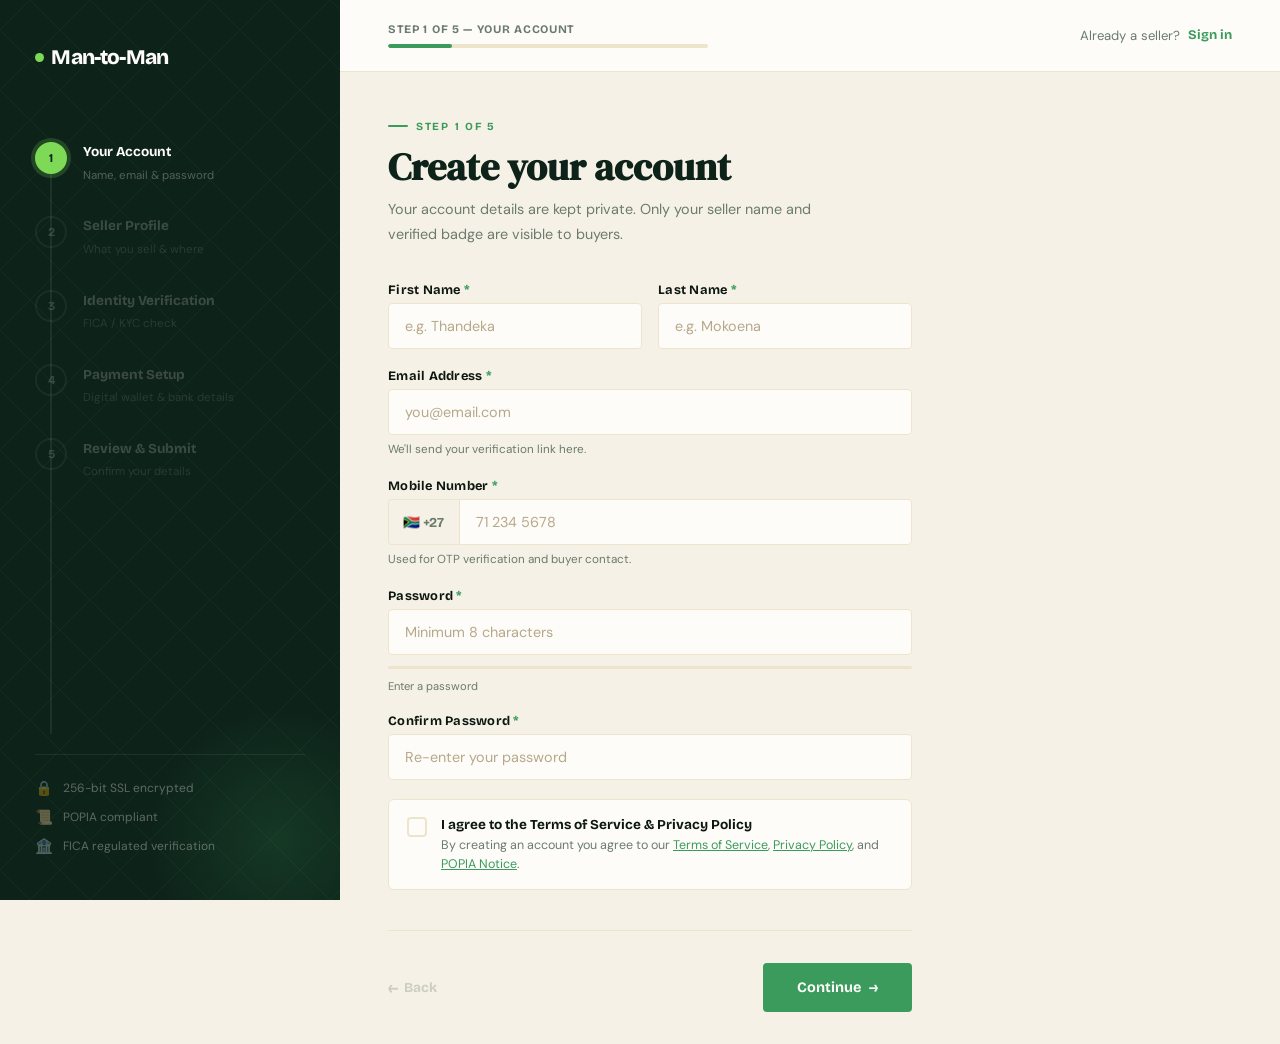
<file: onboarding.html>
<!DOCTYPE html>
<html lang="en">
<head>
<meta charset="UTF-8"/>
<meta name="viewport" content="width=device-width, initial-scale=1.0"/>
<title>Man-to-Man — Become a Seller</title>
<link rel="preconnect" href="https://fonts.googleapis.com">
<link href="https://fonts.googleapis.com/css2?family=Bricolage+Grotesque:opsz,wght@12..96,300;12..96,400;12..96,600;12..96,700;12..96,800&family=DM+Serif+Display:ital@0;1&family=DM+Sans:ital,wght@0,300;0,400;0,500;1,400&display=swap" rel="stylesheet">
<link rel="stylesheet" href="css/onboarding.css">


</head>
<body>

<div class="shell">

  <!-- ══════════════ LEFT PANEL ══════════════ -->
  <aside class="left-panel">
    <a href="index.html" class="brand">
      <span class="brand-dot"></span>
      Man-to-Man
    </a>

    <ul class="steps-nav" id="stepsNav">
      <li class="step-nav-item active" data-step="1">
        <div class="step-nav-icon">1</div>
        <div class="step-nav-text">
          <span class="step-nav-label">Your Account</span>
          <span class="step-nav-sublabel">Name, email & password</span>
        </div>
      </li>
      <li class="step-nav-item" data-step="2">
        <div class="step-nav-icon">2</div>
        <div class="step-nav-text">
          <span class="step-nav-label">Seller Profile</span>
          <span class="step-nav-sublabel">What you sell & where</span>
        </div>
      </li>
      <li class="step-nav-item" data-step="3">
        <div class="step-nav-icon">3</div>
        <div class="step-nav-text">
          <span class="step-nav-label">Identity Verification</span>
          <span class="step-nav-sublabel">FICA / KYC check</span>
        </div>
      </li>
      <li class="step-nav-item" data-step="4">
        <div class="step-nav-icon">4</div>
        <div class="step-nav-text">
          <span class="step-nav-label">Payment Setup</span>
          <span class="step-nav-sublabel">Digital wallet & bank details</span>
        </div>
      </li>
      <li class="step-nav-item" data-step="5">
        <div class="step-nav-icon">5</div>
        <div class="step-nav-text">
          <span class="step-nav-label">Review & Submit</span>
          <span class="step-nav-sublabel">Confirm your details</span>
        </div>
      </li>
    </ul>

    <div class="trust-badges">
      <div class="trust-badge-item"><span class="trust-badge-icon">🔒</span> 256-bit SSL encrypted</div>
      <div class="trust-badge-item"><span class="trust-badge-icon">📜</span> POPIA compliant</div>
      <div class="trust-badge-item"><span class="trust-badge-icon">🏦</span> FICA regulated verification</div>
    </div>
  </aside>

  <!-- ══════════════ RIGHT PANEL ══════════════ -->
  <main class="right-panel">

    <!-- Mobile step bar -->
    <div class="mobile-step-bar" id="mobileStepBar">
      <div class="mobile-step-pip active" id="mob1"></div>
      <div class="mobile-step-pip" id="mob2"></div>
      <div class="mobile-step-pip" id="mob3"></div>
      <div class="mobile-step-pip" id="mob4"></div>
      <div class="mobile-step-pip" id="mob5"></div>
      <span class="mobile-step-label" id="mobileStepLabel">Step 1 of 5</span>
    </div>

    <!-- Top progress bar -->
    <div class="form-topbar">
      <div class="progress-wrap">
        <div class="progress-label" id="progressLabel">Step 1 of 5 — Your Account</div>
        <div class="progress-bar"><div class="progress-fill" id="progressFill" style="width:20%"></div></div>
      </div>
      <div class="topbar-right">
        Already a seller? <a href="auth.html">Sign in</a>
      </div>
    </div>

    <!-- ── FORM BODY ── -->
    <div class="form-body">

      <!-- ═══ STEP 1: Account ═══ -->
      <div class="step-panel active" id="step1">
        <div class="step-eyebrow">Step 1 of 5</div>
        <h1 class="step-title">Create your account</h1>
        <p class="step-sub">Your account details are kept private. Only your seller name and verified badge are visible to buyers.</p>

        <div class="field-group">
          <div class="field-row">
            <div class="field">
              <label>First Name <span class="req">*</span></label>
              <input type="text" id="firstName" placeholder="e.g. Thandeka" autocomplete="given-name"/>
              <span class="field-error" id="firstName-err">Please enter your first name.</span>
            </div>
            <div class="field">
              <label>Last Name <span class="req">*</span></label>
              <input type="text" id="lastName" placeholder="e.g. Mokoena" autocomplete="family-name"/>
              <span class="field-error" id="lastName-err">Please enter your last name.</span>
            </div>
          </div>

          <div class="field">
            <label>Email Address <span class="req">*</span></label>
            <input type="email" id="email" placeholder="you@email.com" autocomplete="email"/>
            <span class="field-hint">We'll send your verification link here.</span>
            <span class="field-error" id="email-err">Please enter a valid email address.</span>
          </div>

          <div class="field">
            <label>Mobile Number <span class="req">*</span></label>
            <div class="phone-wrap">
              <div class="phone-prefix">🇿🇦 +27</div>
              <input type="tel" id="phone" placeholder="71 234 5678" autocomplete="tel"/>
            </div>
            <span class="field-hint">Used for OTP verification and buyer contact.</span>
            <span class="field-error" id="phone-err">Please enter a valid SA mobile number.</span>
          </div>

          <div class="field">
            <label>Password <span class="req">*</span></label>
            <input type="password" id="password" placeholder="Minimum 8 characters"/>
            <div class="pw-strength"><div class="pw-strength-fill" id="pwFill"></div></div>
            <div class="pw-strength-label" id="pwLabel">Enter a password</div>
            <span class="field-error" id="password-err">Password must be at least 8 characters.</span>
          </div>

          <div class="field">
            <label>Confirm Password <span class="req">*</span></label>
            <input type="password" id="confirmPw" placeholder="Re-enter your password"/>
            <span class="field-error" id="confirmPw-err">Passwords do not match.</span>
          </div>

          <div class="toggle-field" id="termsToggle" onclick="toggleCheck(this)">
            <div class="toggle-check" id="termsCheck"></div>
            <div class="toggle-text">
              <div class="toggle-label">I agree to the Terms of Service & Privacy Policy</div>
              <div class="toggle-sub">By creating an account you agree to our <a href="#" style="color:var(--leaf);text-decoration:underline;">Terms of Service</a>, <a href="#" style="color:var(--leaf);text-decoration:underline;">Privacy Policy</a>, and <a href="#" style="color:var(--leaf);text-decoration:underline;">POPIA Notice</a>.</div>
            </div>
          </div>
        </div>

        <div class="form-nav">
          <button class="btn-back" disabled><span class="btn-back-arrow">←</span> Back</button>
          <button class="btn-next" onclick="goNext(1)">Continue <span>→</span></button>
        </div>
      </div>

      <!-- ═══ STEP 2: Seller Profile ═══ -->
      <div class="step-panel" id="step2">
        <div class="step-eyebrow">Step 2 of 5</div>
        <h1 class="step-title">Set up your seller profile</h1>
        <p class="step-sub">This is what buyers will see. A complete profile builds trust and gets you more sales.</p>

        <div class="field-group">
          <div class="field">
            <label>Seller / Shop Name <span class="req">*</span></label>
            <input type="text" id="shopName" placeholder="e.g. Thandi's Closet or Sipho Electronics"/>
            <span class="field-hint">This name appears on all your listings and your verified badge.</span>
            <span class="field-error" id="shopName-err">Please enter a shop name.</span>
          </div>

          <div class="field">
            <label>Short Bio <span class="opt">(optional but recommended)</span></label>
            <textarea id="bio" placeholder="Tell buyers a little about what you sell and where you're based..."></textarea>
            <span class="field-hint">Max 200 characters. Shows on your public profile.</span>
          </div>

          <div class="field">
            <label>What do you sell? <span class="req">*</span> <span class="opt">Pick all that apply</span></label>
            <div class="card-grid card-grid-3" id="categoryGrid">
              <div class="selector-card" onclick="toggleCard(this,'category')"><div class="card-check">✓</div><div class="card-icon">👕</div><div><div class="card-label">Clothing & Fashion</div></div></div>
              <div class="selector-card" onclick="toggleCard(this,'category')"><div class="card-check">✓</div><div class="card-icon">📱</div><div><div class="card-label">Electronics</div></div></div>
              <div class="selector-card" onclick="toggleCard(this,'category')"><div class="card-check">✓</div><div class="card-icon">🪡</div><div><div class="card-label">Handmade & Crafts</div></div></div>
              <div class="selector-card" onclick="toggleCard(this,'category')"><div class="card-check">✓</div><div class="card-icon">🏠</div><div><div class="card-label">Home & Furniture</div></div></div>
              <div class="selector-card" onclick="toggleCard(this,'category')"><div class="card-check">✓</div><div class="card-icon">🍱</div><div><div class="card-label">Food & Groceries</div></div></div>
              <div class="selector-card" onclick="toggleCard(this,'category')"><div class="card-check">✓</div><div class="card-icon">📦</div><div><div class="card-label">Other / Mixed</div></div></div>
            </div>
            <span class="field-error" id="category-err">Please select at least one category.</span>
          </div>

          <div class="field-row">
            <div class="field">
              <label>Province <span class="req">*</span></label>
              <div class="select-wrap">
                <select id="province">
                  <option value="">Select province…</option>
                  <option>Gauteng</option>
                  <option>Western Cape</option>
                  <option>KwaZulu-Natal</option>
                  <option>Eastern Cape</option>
                  <option>Limpopo</option>
                  <option>Mpumalanga</option>
                  <option>North West</option>
                  <option>Free State</option>
                  <option>Northern Cape</option>
                </select>
              </div>
              <span class="field-error" id="province-err">Please select your province.</span>
            </div>
            <div class="field">
              <label>Township / Area <span class="req">*</span></label>
              <input type="text" id="township" placeholder="e.g. Soweto, Khayelitsha…"/>
              <span class="field-error" id="township-err">Please enter your area.</span>
            </div>
          </div>

          <div class="field">
            <label>Platform Language <span class="req">*</span></label>
            <div class="lang-grid" id="langGrid">
              <div class="lang-pill selected" onclick="selectLang(this)">English</div>
              <div class="lang-pill" onclick="selectLang(this)">isiZulu</div>
              <div class="lang-pill" onclick="selectLang(this)">Sesotho</div>
              <div class="lang-pill" onclick="selectLang(this)">Setswana</div>
              <div class="lang-pill" onclick="selectLang(this)">isiXhosa</div>
            </div>
          </div>

          <div class="field">
            <label>Profile Photo <span class="opt">(optional)</span></label>
            <div class="upload-zone" id="profilePhotoZone">
              <input type="file" accept="image/*" onchange="handleFileUpload(this,'profilePhotoPreview','profileFileName')"/>
              <div class="upload-icon">📸</div>
              <div class="upload-title">Upload a profile photo</div>
              <div class="upload-sub">JPG or PNG, max 5MB. Buyers trust sellers with a face.</div>
            </div>
            <div class="upload-preview" id="profilePhotoPreview">
              <span>📷</span>
              <span class="upload-preview-name" id="profileFileName"></span>
              <button class="upload-preview-remove" onclick="removeFile('profilePhotoPreview','profileFileName')">Remove</button>
            </div>
          </div>
        </div>

        <div class="form-nav">
          <button class="btn-back" onclick="goBack(2)"><span class="btn-back-arrow">←</span> Back</button>
          <button class="btn-next" onclick="goNext(2)">Continue <span>→</span></button>
        </div>
      </div>

      <!-- ═══ STEP 3: Identity Verification ═══ -->
      <div class="step-panel" id="step3">
        <div class="step-eyebrow">Step 3 of 5</div>
        <h1 class="step-title">Verify your identity</h1>
        <p class="step-sub">FICA verification gives your listings a trust badge. Verified sellers earn more — buyers feel safe spending more with someone they can confirm is real.</p>

        <div class="info-box">
          <span class="info-icon">ℹ️</span>
          <div class="info-text"><strong>Why we verify:</strong> South African law (FICA) requires identity checks for digital financial services. Your documents are encrypted, never sold, and used only for verification.</div>
        </div>

        <div class="field-group">
          <div class="field">
            <label>SA ID Number <span class="req">*</span></label>
            <input type="text" id="idNumber" placeholder="13-digit SA ID number" maxlength="13"/>
            <span class="field-hint">Your ID number is never shown publicly.</span>
            <span class="field-error" id="idNumber-err">Please enter a valid 13-digit SA ID number.</span>
          </div>

          <div class="field">
            <label>Date of Birth <span class="req">*</span></label>
            <input type="date" id="dob"/>
            <span class="field-hint">Must match your ID document.</span>
            <span class="field-error" id="dob-err">Please enter your date of birth.</span>
          </div>

          <div class="field">
            <label>Upload ID Documents <span class="req">*</span></label>
            <div class="id-upload-grid">
              <div class="id-upload-card" id="idFrontCard">
                <input type="file" accept="image/*,application/pdf" onchange="handleIDUpload(this,'idFrontCard','ID Front')"/>
                <div class="id-card-icon">🪪</div>
                <div class="id-card-title">SA ID — Front</div>
                <div class="id-card-sub">Photo, smartcard front, or passport</div>
                <div class="id-card-done">✓ Uploaded</div>
              </div>
              <div class="id-upload-card" id="idBackCard">
                <input type="file" accept="image/*,application/pdf" onchange="handleIDUpload(this,'idBackCard','ID Back')"/>
                <div class="id-card-icon">🪪</div>
                <div class="id-card-title">SA ID — Back</div>
                <div class="id-card-sub">Smartcard back (if applicable)</div>
                <div class="id-card-done">✓ Uploaded</div>
              </div>
            </div>
          </div>

          <div class="field">
            <label>Selfie with ID <span class="req">*</span></label>
            <div class="upload-zone" id="selfieZone">
              <input type="file" accept="image/*" capture="user" onchange="handleFileUpload(this,'selfiePreview','selfieFileName')"/>
              <div class="upload-icon">🤳</div>
              <div class="upload-title">Take a selfie holding your ID</div>
              <div class="upload-sub">Must clearly show your face and ID document. Good lighting helps.</div>
            </div>
            <div class="upload-preview" id="selfiePreview">
              <span>📷</span>
              <span class="upload-preview-name" id="selfieFileName"></span>
              <button class="upload-preview-remove" onclick="removeFile('selfiePreview','selfieFileName')">Remove</button>
            </div>
            <span class="field-error" id="selfie-err">Please upload a selfie with your ID.</span>
          </div>

          <div class="field">
            <label>Proof of Address <span class="opt">(optional but speeds up approval)</span></label>
            <div class="upload-zone">
              <input type="file" accept="image/*,application/pdf" onchange="handleFileUpload(this,'addressPreview','addressFileName')"/>
              <div class="upload-icon">📄</div>
              <div class="upload-title">Upload proof of address</div>
              <div class="upload-sub">Utility bill, bank statement, or letter not older than 3 months.</div>
            </div>
            <div class="upload-preview" id="addressPreview">
              <span>📄</span>
              <span class="upload-preview-name" id="addressFileName"></span>
              <button class="upload-preview-remove" onclick="removeFile('addressPreview','addressFileName')">Remove</button>
            </div>
          </div>
        </div>

        <div class="form-nav">
          <button class="btn-back" onclick="goBack(3)"><span class="btn-back-arrow">←</span> Back</button>
          <button class="btn-next" onclick="goNext(3)">Continue <span>→</span></button>
        </div>
      </div>

      <!-- ═══ STEP 4: Payment Setup ═══ -->
      <div class="step-panel" id="step4">
        <div class="step-eyebrow">Step 4 of 5</div>
        <h1 class="step-title">Set up your digital wallet</h1>
        <p class="step-sub">Buyers pay into your MzansiMarket wallet. Once a sale is confirmed, funds are released. Cash out anytime to your bank account or mobile money.</p>

        <div class="info-box">
          <span class="info-icon">💸</span>
          <div class="info-text"><strong>How payouts work:</strong> Sales go to your MzansiMarket wallet first. From there you can cash out to your bank (1–2 business days) or withdraw via mobile money instantly.</div>
        </div>

        <div class="field-group">
          <div class="field">
            <label>Payout Method <span class="req">*</span></label>
            <div class="card-grid card-grid-2" id="payoutGrid">
              <div class="selector-card selected" onclick="selectPayout(this,'bank')">
                <div class="card-check">✓</div>
                <div class="card-icon">🏦</div>
                <div>
                  <div class="card-label">Bank Account</div>
                  <div class="card-sublabel">EFT, 1–2 business days</div>
                </div>
              </div>
              <div class="selector-card" onclick="selectPayout(this,'mobile')">
                <div class="card-check">✓</div>
                <div class="card-icon">📲</div>
                <div>
                  <div class="card-label">Mobile Money</div>
                  <div class="card-sublabel">Instant — MTN, Vodacom</div>
                </div>
              </div>
            </div>
          </div>

          <!-- Bank fields -->
          <div id="bankFields">
            <div class="field-group">
              <div class="field">
                <label>Bank Name <span class="req">*</span></label>
                <div class="select-wrap">
                  <select id="bankName">
                    <option value="">Select your bank…</option>
                    <option>ABSA</option>
                    <option>Standard Bank</option>
                    <option>FNB / First National Bank</option>
                    <option>Nedbank</option>
                    <option>Capitec</option>
                    <option>African Bank</option>
                    <option>TymeBank</option>
                    <option>Discovery Bank</option>
                    <option>Other</option>
                  </select>
                </div>
              </div>
              <div class="field-row">
                <div class="field">
                  <label>Account Holder Name <span class="req">*</span></label>
                  <input type="text" id="accountName" placeholder="Full name on account"/>
                </div>
                <div class="field">
                  <label>Account Type <span class="req">*</span></label>
                  <div class="select-wrap">
                    <select id="accountType">
                      <option value="">Select…</option>
                      <option>Cheque / Current</option>
                      <option>Savings</option>
                      <option>Transmission</option>
                    </select>
                  </div>
                </div>
              </div>
              <div class="field">
                <label>Account Number <span class="req">*</span></label>
                <input type="text" id="accountNumber" placeholder="e.g. 1234567890"/>
                <span class="field-hint">Your account number is encrypted and never shown to buyers.</span>
              </div>
              <div class="field">
                <label>Branch Code <span class="req">*</span></label>
                <input type="text" id="branchCode" placeholder="e.g. 632005"/>
              </div>
            </div>
          </div>

          <!-- Mobile money fields (hidden by default) -->
          <div id="mobileFields" style="display:none;">
            <div class="field-group">
              <div class="field">
                <label>Mobile Money Provider <span class="req">*</span></label>
                <div class="card-grid card-grid-2">
                  <div class="selector-card" onclick="toggleCard(this,'provider')"><div class="card-check">✓</div><div class="card-icon">📶</div><div><div class="card-label">MTN MoMo</div></div></div>
                  <div class="selector-card" onclick="toggleCard(this,'provider')"><div class="card-check">✓</div><div class="card-icon">🔴</div><div><div class="card-label">Vodacom M-Pesa</div></div></div>
                </div>
              </div>
              <div class="field">
                <label>Mobile Money Number <span class="req">*</span></label>
                <div class="phone-wrap">
                  <div class="phone-prefix">🇿🇦 +27</div>
                  <input type="tel" placeholder="71 234 5678"/>
                </div>
              </div>
            </div>
          </div>

          <div class="warn-box">
            <span style="font-size:1rem;flex-shrink:0;margin-top:0.05rem;">⚠️</span>
            <div class="warn-text"><strong>Double-check your banking details.</strong> Incorrect account numbers may result in failed payouts. We're not able to reverse transfers to incorrect accounts.</div>
          </div>

          <div class="toggle-field" onclick="toggleCheck(this)">
            <div class="toggle-check"></div>
            <div class="toggle-text">
              <div class="toggle-label">I confirm these banking details are correct and belong to me</div>
              <div class="toggle-sub">False banking details may result in account suspension and legal action.</div>
            </div>
          </div>
        </div>

        <div class="form-nav">
          <button class="btn-back" onclick="goBack(4)"><span class="btn-back-arrow">←</span> Back</button>
          <button class="btn-next" onclick="goNext(4)">Review Application <span>→</span></button>
        </div>
      </div>

      <!-- ═══ STEP 5: Review ═══ -->
      <div class="step-panel" id="step5">
        <div class="step-eyebrow">Step 5 of 5</div>
        <h1 class="step-title">Review your application</h1>
        <p class="step-sub">Everything look right? Once you submit, our team will review your identity documents within 24 hours.</p>

        <div class="review-card">
          <div class="review-section-title">
            Account Details
            <button class="review-edit" onclick="goToStep(1)">Edit</button>
          </div>
          <div class="review-rows">
            <div class="review-row">
              <span class="review-key">Full Name</span>
              <span class="review-val" id="rev-name">—</span>
            </div>
            <div class="review-row">
              <span class="review-key">Email</span>
              <span class="review-val" id="rev-email">—</span>
            </div>
            <div class="review-row">
              <span class="review-key">Mobile</span>
              <span class="review-val" id="rev-phone">—</span>
            </div>
          </div>
        </div>

        <div class="review-card">
          <div class="review-section-title">
            Seller Profile
            <button class="review-edit" onclick="goToStep(2)">Edit</button>
          </div>
          <div class="review-rows">
            <div class="review-row">
              <span class="review-key">Shop Name</span>
              <span class="review-val" id="rev-shop">—</span>
            </div>
            <div class="review-row">
              <span class="review-key">Location</span>
              <span class="review-val" id="rev-location">—</span>
            </div>
            <div class="review-row">
              <span class="review-key">Categories</span>
              <span class="review-val" id="rev-categories">—</span>
            </div>
            <div class="review-row">
              <span class="review-key">Language</span>
              <span class="review-val" id="rev-lang">English</span>
            </div>
          </div>
        </div>

        <div class="review-card">
          <div class="review-section-title">
            Identity Verification
            <button class="review-edit" onclick="goToStep(3)">Edit</button>
          </div>
          <div class="review-rows">
            <div class="review-row">
              <span class="review-key">SA ID Number</span>
              <span class="review-val" id="rev-id">—</span>
            </div>
            <div class="review-row">
              <span class="review-key">Documents</span>
              <span class="review-val"><span class="review-badge">📋 3 files uploaded</span></span>
            </div>
            <div class="review-row">
              <span class="review-key">Verification Status</span>
              <span class="review-val"><span class="review-badge" style="background:#FFF9E6;border-color:rgba(212,160,23,0.3);color:#7A5A00;">⏳ Pending review (24 hrs)</span></span>
            </div>
          </div>
        </div>

        <div class="review-card">
          <div class="review-section-title">
            Payment Setup
            <button class="review-edit" onclick="goToStep(4)">Edit</button>
          </div>
          <div class="review-rows">
            <div class="review-row">
              <span class="review-key">Payout Method</span>
              <span class="review-val" id="rev-payout">Bank Account</span>
            </div>
            <div class="review-row">
              <span class="review-key">Bank</span>
              <span class="review-val" id="rev-bank">—</span>
            </div>
            <div class="review-row">
              <span class="review-key">Account</span>
              <span class="review-val" id="rev-account">—</span>
            </div>
          </div>
        </div>

        <div class="form-nav">
          <button class="btn-back" onclick="goBack(5)"><span class="btn-back-arrow">←</span> Back</button>
          <button class="btn-next btn-submit" onclick="submitForm()">Submit Application ✓</button>
        </div>
      </div>

      <!-- ═══ STEP 6: Success ═══ -->
      <div class="step-panel" id="step6">
        <div class="success-screen">
          <div class="success-icon-wrap">🎉</div>
          <h1 class="success-title">Application submitted!</h1>
          <p class="success-sub">Welcome to MzansiMarket. Our team will review your documents within 24 hours. Here's what happens next:</p>
          <ul class="success-steps">
            <li class="success-step">
              <div class="success-step-icon">📧</div>
              <div class="success-step-text"><strong>Check your email</strong><br>We've sent a verification link to confirm your email address.</div>
            </li>
            <li class="success-step">
              <div class="success-step-icon">🪪</div>
              <div class="success-step-text"><strong>ID review (24 hrs)</strong><br>Our team will verify your FICA documents and activate your trust badge.</div>
            </li>
            <li class="success-step">
              <div class="success-step-icon">📸</div>
              <div class="success-step-text"><strong>Post your first listing</strong><br>Once verified, you can list items immediately and start selling.</div>
            </li>
            <li class="success-step">
              <div class="success-step-icon">💸</div>
              <div class="success-step-text"><strong>Get paid securely</strong><br>Every sale is escrow-protected. Funds arrive in your wallet on confirmation.</div>
            </li>
          </ul>
          <button class="btn-next" onclick="window.location.href='mzansimarket.html'" style="font-size:1rem;padding:1rem 2.5rem;">
            Go to Homepage
          </button>
        </div>
      </div>

    </div><!-- /form-body -->
  </main>
</div>

<script>
// ══════════════════════════════════════
// STATE
// ══════════════════════════════════════
let currentStep = 1;
const totalSteps = 5;
let selectedPayout = 'bank';

const stepLabels = [
  '', // index 0 unused
  'Your Account',
  'Seller Profile',
  'Identity Verification',
  'Payment Setup',
  'Review & Submit'
];

// ══════════════════════════════════════
// NAVIGATION
// ══════════════════════════════════════
function goNext(fromStep) {
  if (!validateStep(fromStep)) return;
  if (fromStep === totalSteps) { submitForm(); return; }
  goToStep(fromStep + 1);
}

function goBack(fromStep) {
  goToStep(fromStep - 1, true);
}

function goToStep(n, isBack = false) {
  const prev = document.getElementById('step' + currentStep);
  const next = document.getElementById('step' + n);
  if (!next) return;

  prev.classList.remove('active');
  next.classList.remove('back');
  if (isBack) next.classList.add('back');
  next.classList.add('active');

  if (n > currentStep) {
    // Mark previous as done
    updateStepNav(currentStep, 'done');
  } else {
    // Going back — un-done the current
    updateStepNav(currentStep, '');
  }
  currentStep = n;
  updateStepNav(currentStep, 'active');
  updateProgress(n);
  if (n === 5) populateReview();
  window.scrollTo({ top: 0, behavior: 'smooth' });
}

function updateStepNav(n, state) {
  const item = document.querySelector(`[data-step="${n}"]`);
  if (!item) return;
  item.classList.remove('active', 'done');
  if (state) item.classList.add(state);
  if (state === 'done') {
    item.querySelector('.step-nav-icon').innerHTML = '✓';
  } else {
    item.querySelector('.step-nav-icon').innerHTML = n;
  }
}

function updateProgress(n) {
  const pct = (n / totalSteps) * 100;
  document.getElementById('progressFill').style.width = pct + '%';
  document.getElementById('progressLabel').textContent =
    `Step ${n} of ${totalSteps} — ${stepLabels[n]}`;

  // Mobile pips
  for (let i = 1; i <= totalSteps; i++) {
    const pip = document.getElementById('mob' + i);
    if (!pip) continue;
    pip.classList.remove('active', 'done');
    if (i === n) pip.classList.add('active');
    else if (i < n) pip.classList.add('done');
  }
  const lbl = document.getElementById('mobileStepLabel');
  if (lbl) lbl.textContent = `Step ${n} of ${totalSteps}`;
}

// ══════════════════════════════════════
// VALIDATION
// ══════════════════════════════════════
function validateStep(step) {
  let valid = true;

  if (step === 1) {
    valid &= requireField('firstName', 'firstName-err', v => v.trim().length > 0);
    valid &= requireField('lastName',  'lastName-err',  v => v.trim().length > 0);
    valid &= requireField('email',     'email-err',     v => /^[^\s@]+@[^\s@]+\.[^\s@]+$/.test(v));
    valid &= requireField('phone',     'phone-err',     v => /^\d{9,10}$/.test(v.replace(/\s/g,'')));
    valid &= requireField('password',  'password-err',  v => v.length >= 8);

    const pw  = document.getElementById('password').value;
    const cpw = document.getElementById('confirmPw').value;
    if (pw !== cpw) {
      showErr('confirmPw', 'confirmPw-err');
      valid = false;
    } else hideErr('confirmPw', 'confirmPw-err');

    if (!document.getElementById('termsToggle').classList.contains('checked')) {
      alert('Please accept the Terms of Service to continue.');
      valid = false;
    }
  }

  if (step === 2) {
    valid &= requireField('shopName', 'shopName-err', v => v.trim().length > 0);
    valid &= requireField('province', 'province-err', v => v !== '');
    valid &= requireField('township', 'township-err', v => v.trim().length > 0);
    const anyCategory = document.querySelectorAll('#categoryGrid .selector-card.selected').length > 0;
    if (!anyCategory) {
      document.getElementById('category-err').classList.add('show');
      valid = false;
    } else document.getElementById('category-err').classList.remove('show');
  }

  if (step === 3) {
    valid &= requireField('idNumber', 'idNumber-err', v => /^\d{13}$/.test(v));
    valid &= requireField('dob', 'dob-err', v => v !== '');
  }

  return !!valid;
}

function requireField(id, errId, test) {
  const el = document.getElementById(id);
  const val = el ? el.value : '';
  if (!test(val)) { showErr(id, errId); return false; }
  hideErr(id, errId); return true;
}
function showErr(id, errId) {
  const el = document.getElementById(id);
  const err = document.getElementById(errId);
  if (el)  el.classList.add('error');
  if (err) err.classList.add('show');
}
function hideErr(id, errId) {
  const el = document.getElementById(id);
  const err = document.getElementById(errId);
  if (el)  el.classList.remove('error');
  if (err) err.classList.remove('show');
}

// Live clear errors on input
document.querySelectorAll('input, select, textarea').forEach(el => {
  el.addEventListener('input', () => {
    el.classList.remove('error');
    const errEl = document.getElementById(el.id + '-err');
    if (errEl) errEl.classList.remove('show');
  });
});

// ══════════════════════════════════════
// TOGGLE / SELECTOR HELPERS
// ══════════════════════════════════════
function toggleCard(el, group) {
  el.classList.toggle('selected');
}

function selectLang(el) {
  document.querySelectorAll('.lang-pill').forEach(p => p.classList.remove('selected'));
  el.classList.add('selected');
}

function toggleCheck(el) {
  el.classList.toggle('checked');
  const check = el.querySelector('.toggle-check');
  if (check) check.innerHTML = el.classList.contains('checked') ? '✓' : '';
}

function selectPayout(el, type) {
  selectedPayout = type;
  document.querySelectorAll('#payoutGrid .selector-card').forEach(c => c.classList.remove('selected'));
  el.classList.add('selected');
  document.getElementById('bankFields').style.display   = type === 'bank'   ? 'block' : 'none';
  document.getElementById('mobileFields').style.display = type === 'mobile' ? 'block' : 'none';
}

// ══════════════════════════════════════
// FILE UPLOADS
// ══════════════════════════════════════
function handleFileUpload(input, previewId, nameId) {
  if (!input.files || !input.files[0]) return;
  const file = input.files[0];
  const preview = document.getElementById(previewId);
  const nameEl  = document.getElementById(nameId);
  if (preview) preview.classList.add('show');
  if (nameEl)  nameEl.textContent = file.name;
}

function removeFile(previewId, nameId) {
  const preview = document.getElementById(previewId);
  const nameEl  = document.getElementById(nameId);
  if (preview) preview.classList.remove('show');
  if (nameEl)  nameEl.textContent = '';
}

function handleIDUpload(input, cardId) {
  if (!input.files || !input.files[0]) return;
  document.getElementById(cardId).classList.add('uploaded');
}

// ══════════════════════════════════════
// PASSWORD STRENGTH
// ══════════════════════════════════════
document.getElementById('password').addEventListener('input', function() {
  const v = this.value;
  const fill = document.getElementById('pwFill');
  const lbl  = document.getElementById('pwLabel');
  let score = 0;
  if (v.length >= 8)  score++;
  if (v.length >= 12) score++;
  if (/[A-Z]/.test(v)) score++;
  if (/[0-9]/.test(v)) score++;
  if (/[^A-Za-z0-9]/.test(v)) score++;

  const levels = [
    { w:'0%',   bg:'transparent', txt:'Enter a password' },
    { w:'25%',  bg:'#D94040',     txt:'Weak' },
    { w:'50%',  bg:'#E8B84B',     txt:'Fair' },
    { w:'75%',  bg:'#D4A017',     txt:'Good' },
    { w:'100%', bg:'#3A9B5C',     txt:'Strong ✓' },
  ];
  const lvl = Math.min(score, 4);
  fill.style.width      = levels[lvl].w;
  fill.style.background = levels[lvl].bg;
  lbl.textContent       = levels[lvl].txt;
  lbl.style.color       = levels[lvl].bg;
});

// ══════════════════════════════════════
// REVIEW POPULATION
// ══════════════════════════════════════
function populateReview() {
  const g = id => (document.getElementById(id) || {}).value || '—';

  document.getElementById('rev-name').textContent =
    [g('firstName'), g('lastName')].filter(v => v !== '—').join(' ') || '—';
  document.getElementById('rev-email').textContent    = g('email');
  document.getElementById('rev-phone').textContent    = '+27 ' + g('phone');
  document.getElementById('rev-shop').textContent     = g('shopName');
  document.getElementById('rev-location').textContent =
    [g('township'), g('province')].filter(v => v !== '—').join(', ') || '—';

  const cats = [...document.querySelectorAll('#categoryGrid .selector-card.selected')]
    .map(c => c.querySelector('.card-label').textContent);
  document.getElementById('rev-categories').textContent = cats.length ? cats.join(', ') : '—';

  const lang = document.querySelector('.lang-pill.selected');
  document.getElementById('rev-lang').textContent = lang ? lang.textContent : 'English';

  const idNum = g('idNumber');
  document.getElementById('rev-id').textContent = idNum !== '—'
    ? idNum.slice(0, 6) + '·······' : '—';

  document.getElementById('rev-payout').textContent = selectedPayout === 'bank' ? 'Bank Account' : 'Mobile Money';
  document.getElementById('rev-bank').textContent    = g('bankName');

  const acc = g('accountNumber');
  document.getElementById('rev-account').textContent = acc !== '—'
    ? '····' + acc.slice(-4) : '—';
}

// ══════════════════════════════════════
// SUBMIT
// ══════════════════════════════════════
function submitForm() {
  // Hide step 5, show success
  document.getElementById('step5').classList.remove('active');
  document.getElementById('step6').classList.add('active');
  // Update nav
  updateStepNav(5, 'done');
  document.getElementById('progressFill').style.width = '100%';
  document.getElementById('progressLabel').textContent = 'Application submitted!';
  window.scrollTo({ top: 0, behavior: 'smooth' });
}

// Nav scroll
window.addEventListener('scroll', () => {
  // nothing needed — topbar is sticky within the right panel
});

// Init
updateStepNav(1, 'active');
</script>
<script src="js/app.js"></script>
<script src="js/auth-modal-inject.js"></script>
<script src="js/onboarding-connect.js"></script>
</body>
</html>
</file>
<file: css/index.css>
/* ═══════════════════════════════════════
   TOKENS
═══════════════════════════════════════ */
:root {
  --ink:       #0D1410;
  --forest:    #0E2318;
  --moss:      #1A3D28;
  --canopy:    #246640;
  --leaf:      #3A9B5C;
  --lime:      #7ED957;
  --cream:     #F7F2E8;
  --parchment: #EDE5D0;
  --gold:      #D4A017;
  --amber:     #E8B84B;
  --rust:      #C45E2A;
  --white:     #FDFCF9;
  --muted:     #6B7B6E;
  --line:      rgba(58,155,92,0.15);

  --r0: 0px;
  --r1: 4px;
  --r2: 10px;

  --shadow-sm: 0 2px 12px rgba(13,20,16,0.08);
  --shadow-md: 0 8px 32px rgba(13,20,16,0.14);
  --shadow-lg: 0 24px 64px rgba(13,20,16,0.18);
}

/* ═══════════════════════════════════════
   RESET & BASE
═══════════════════════════════════════ */
*, *::before, *::after { box-sizing: border-box; margin: 0; padding: 0; }
html { scroll-behavior: smooth; font-size: 16px; }
body {
  font-family: 'DM Sans', sans-serif;
  background: var(--cream);
  color: var(--ink);
  overflow-x: hidden;
  -webkit-font-smoothing: antialiased;
}
img { display: block; max-width: 100%; }
a { text-decoration: none; color: inherit; }
button { cursor: pointer; font-family: inherit; border: none; }

/* ═══════════════════════════════════════
   TYPOGRAPHY HELPERS
═══════════════════════════════════════ */
.display {
  font-family: 'DM Serif Display', Georgia, serif;
  line-height: 1.0;
  letter-spacing: -0.02em;
}
.display-italic {
  font-family: 'DM Serif Display', Georgia, serif;
  font-style: italic;
  line-height: 1.0;
}
.heading {
  font-family: 'Bricolage Grotesque', sans-serif;
  font-weight: 700;
  letter-spacing: -0.03em;
  line-height: 1.1;
}
.overline {
  font-family: 'Bricolage Grotesque', sans-serif;
  font-size: 0.68rem;
  font-weight: 700;
  letter-spacing: 0.18em;
  text-transform: uppercase;
}
.body-sm { font-size: 0.875rem; line-height: 1.7; }
.body-md { font-size: 1rem; line-height: 1.75; }

/* ═══════════════════════════════════════
   LAYOUT
═══════════════════════════════════════ */
.container { max-width: 1160px; margin: 0 auto; padding: 0 2rem; }
.container-wide { max-width: 1380px; margin: 0 auto; padding: 0 2rem; }
.section { padding: 7rem 0; }
.section-sm { padding: 4rem 0; }

/* ═══════════════════════════════════════
   BUTTONS
═══════════════════════════════════════ */
.btn {
  display: inline-flex; align-items: center; gap: 0.5rem;
  font-family: 'Bricolage Grotesque', sans-serif;
  font-weight: 700; font-size: 0.875rem;
  letter-spacing: 0.02em;
  padding: 0.85rem 1.8rem;
  transition: all 0.2s;
  white-space: nowrap;
}
.btn-green {
  background: var(--leaf); color: var(--white);
  border: 2px solid var(--leaf);
}
.btn-green:hover { background: var(--canopy); border-color: var(--canopy); transform: translateY(-1px); box-shadow: 0 6px 20px rgba(58,155,92,0.35); }
.btn-outline-dark {
  background: transparent; color: var(--ink);
  border: 2px solid var(--ink);
}
.btn-outline-dark:hover { background: var(--ink); color: var(--white); }
.btn-outline-white {
  background: transparent; color: var(--white);
  border: 2px solid rgba(255,255,255,0.4);
}
.btn-outline-white:hover { background: rgba(255,255,255,0.1); border-color: white; }
.btn-white {
  background: var(--white); color: var(--forest);
  border: 2px solid var(--white);
}
.btn-white:hover { background: var(--cream); transform: translateY(-1px); }
.btn-gold {
  background: var(--amber); color: var(--ink);
  border: 2px solid var(--amber);
}
.btn-gold:hover { background: var(--gold); border-color: var(--gold); transform: translateY(-1px); }

/* ═══════════════════════════════════════
   NAV
═══════════════════════════════════════ */
#nav {
  position: fixed; top: 0; left: 0; right: 0; z-index: 999;
  background: rgba(247,242,232,0.92);
  backdrop-filter: blur(20px) saturate(160%);
  border-bottom: 1px solid var(--line);
  transition: box-shadow 0.3s;
}
#nav.scrolled { box-shadow: var(--shadow-sm); }
.nav-inner {
  display: flex; align-items: center; justify-content: space-between;
  height: 68px; padding: 0 2.5rem;
  max-width: 1380px; margin: 0 auto;
}
.nav-logo {
  font-family: 'Bricolage Grotesque', sans-serif;
  font-weight: 800; font-size: 1.35rem;
  color: var(--forest); letter-spacing: -0.04em;
  display: flex; align-items: center; gap: 0.4rem;
}
.nav-logo-dot {
  width: 8px; height: 8px; border-radius: 50%;
  background: var(--leaf);
  display: inline-block;
}
.nav-links {
  display: flex; align-items: center; gap: 0.25rem; list-style: none;
}
.nav-links a {
  font-family: 'Bricolage Grotesque', sans-serif;
  font-size: 0.875rem; font-weight: 500;
  color: var(--muted); padding: 0.4rem 0.9rem;
  border-radius: var(--r1);
  transition: color 0.2s, background 0.2s;
}
.nav-links a:hover { color: var(--forest); background: rgba(58,155,92,0.08); }
.nav-right { display: flex; align-items: center; gap: 1rem; }
.nav-login {
  font-family: 'Bricolage Grotesque', sans-serif;
  font-size: 0.875rem; font-weight: 600;
  color: var(--forest); padding: 0.4rem 1rem;
}
.nav-login:hover { color: var(--leaf); }
.hamburger { display: none; flex-direction: column; gap: 5px; padding: 8px; }
.hamburger span { display: block; width: 22px; height: 2px; background: var(--forest); border-radius: 2px; transition: all 0.3s; }

/* ═══════════════════════════════════════
   HERO
═══════════════════════════════════════ */
#hero {
  background: var(--forest);
  min-height: 100vh;
  display: flex; flex-direction: column; justify-content: flex-end;
  padding-top: 68px;
  position: relative; overflow: hidden;
}
.hero-bg-pattern {
  position: absolute; inset: 0; z-index: 0;
  background:
    radial-gradient(ellipse 80% 60% at 65% 30%, rgba(58,155,92,0.18) 0%, transparent 65%),
    radial-gradient(ellipse 50% 50% at 10% 80%, rgba(212,160,23,0.1) 0%, transparent 55%),
    radial-gradient(ellipse 40% 60% at 90% 90%, rgba(196,94,42,0.08) 0%, transparent 55%);
}
/* Tessellated background */
.hero-bg-pattern::after {
  content: '';
  position: absolute; inset: 0;
  background-image: url("data:image/svg+xml,%3Csvg xmlns='http://www.w3.org/2000/svg' width='80' height='80'%3E%3Cpath d='M0 40 L40 0 L80 40 L40 80 Z' fill='none' stroke='rgba(58,155,92,0.06)' stroke-width='1'/%3E%3C/svg%3E");
  background-size: 80px 80px;
}
.hero-inner {
  position: relative; z-index: 1;
  display: grid; grid-template-columns: 1fr 420px;
  gap: 4rem; align-items: end;
  max-width: 1380px; margin: 0 auto;
  padding: 6rem 2.5rem 5rem;
}
.hero-headline {
  font-size: clamp(3.2rem, 6vw, 6rem);
  color: var(--white);
  margin-bottom: 1.8rem;
}
.hero-headline .accent { color: var(--lime); }
.hero-sub {
  font-size: 1.15rem; color: rgba(247,242,232,0.65);
  line-height: 1.75; max-width: 52ch; margin-bottom: 2.5rem;
}
.hero-actions { display: flex; gap: 1rem; flex-wrap: wrap; margin-bottom: 3.5rem; }
.hero-trust {
  display: flex; align-items: center; gap: 1.5rem;
  padding: 1.2rem 1.5rem;
  background: rgba(255,255,255,0.05);
  border: 1px solid rgba(255,255,255,0.1);
  border-radius: var(--r2);
  backdrop-filter: blur(8px);
}
.hero-trust-item {
  display: flex; align-items: center; gap: 0.5rem;
}
.hero-trust-dot {
  width: 6px; height: 6px; border-radius: 50%; background: var(--lime);
}
.hero-trust-text {
  font-size: 0.78rem; color: rgba(247,242,232,0.6);
  font-family: 'Bricolage Grotesque', sans-serif; font-weight: 500;
}
.hero-divider { width: 1px; height: 28px; background: rgba(255,255,255,0.12); }

/* Hero app card */
.hero-app-card {
  background: var(--white); border-radius: 20px;
  box-shadow: var(--shadow-lg);
  overflow: hidden;
  align-self: stretch;
  display: flex; flex-direction: column;
  min-height: 480px;
}
.app-header {
  background: var(--moss); padding: 1.5rem;
  display: flex; align-items: center; justify-content: space-between;
}
.app-header-title {
  font-family: 'Bricolage Grotesque', sans-serif;
  font-weight: 700; font-size: 0.95rem; color: var(--white);
}
.app-verified {
  display: flex; align-items: center; gap: 0.35rem;
  background: rgba(126,217,87,0.2); border: 1px solid rgba(126,217,87,0.4);
  padding: 0.25rem 0.6rem; border-radius: 20px;
  font-family: 'Bricolage Grotesque', sans-serif;
  font-size: 0.65rem; font-weight: 700; color: var(--lime);
  letter-spacing: 0.05em; text-transform: uppercase;
}
.app-verified::before { content: '✓'; }
.app-body { padding: 1.5rem; flex: 1; display: flex; flex-direction: column; gap: 1rem; }
.app-listing {
  display: flex; align-items: center; gap: 1rem;
  padding: 0.9rem; border-radius: var(--r2);
  border: 1.5px solid var(--parchment);
  transition: border-color 0.2s, box-shadow 0.2s;
  cursor: pointer;
}
.app-listing:hover { border-color: var(--leaf); box-shadow: 0 0 0 3px rgba(58,155,92,0.1); }
.app-listing-thumb {
  width: 52px; height: 52px; border-radius: var(--r1);
  flex-shrink: 0; display: flex; align-items: center; justify-content: center;
  font-size: 1.5rem;
}
.app-listing-thumb.orange { background: #FFF0E8; }
.app-listing-thumb.blue   { background: #E8F0FF; }
.app-listing-thumb.green  { background: #EAFFF0; }
.app-listing-info { flex: 1; min-width: 0; }
.app-listing-name {
  font-family: 'Bricolage Grotesque', sans-serif;
  font-size: 0.85rem; font-weight: 700; color: var(--ink);
  margin-bottom: 0.15rem; white-space: nowrap; overflow: hidden; text-overflow: ellipsis;
}
.app-listing-meta { font-size: 0.72rem; color: var(--muted); }
.app-listing-price {
  font-family: 'Bricolage Grotesque', sans-serif;
  font-size: 1rem; font-weight: 800; color: var(--canopy);
}
.app-escrow-badge {
  display: flex; align-items: center; gap: 0.5rem;
  background: #EAFFF0; border: 1px solid rgba(58,155,92,0.25);
  border-radius: var(--r1); padding: 0.8rem 1rem; margin-top: auto;
}
.app-escrow-icon { font-size: 1.1rem; }
.app-escrow-label { font-size: 0.75rem; color: var(--canopy); font-weight: 600; font-family: 'Bricolage Grotesque', sans-serif; }
.app-escrow-sub { font-size: 0.67rem; color: var(--muted); }
.app-footer {
  padding: 1rem 1.5rem;
  display: flex; gap: 0.6rem;
}
.app-btn-buy {
  flex: 1; background: var(--leaf); color: var(--white);
  border: none; border-radius: var(--r1); padding: 0.8rem;
  font-family: 'Bricolage Grotesque', sans-serif;
  font-weight: 700; font-size: 0.82rem; cursor: pointer;
  transition: background 0.2s;
}
.app-btn-buy:hover { background: var(--canopy); }
.app-btn-msg {
  flex: 0 0 auto; background: var(--parchment); color: var(--ink);
  border: none; border-radius: var(--r1); padding: 0.8rem 1rem;
  font-size: 1rem; cursor: pointer;
}

/* Hero scroll cue */
.hero-scroll {
  position: relative; z-index: 1;
  text-align: center; padding-bottom: 2rem;
  animation: bounce 2s infinite;
}
.hero-scroll-icon { font-size: 1.2rem; color: rgba(247,242,232,0.3); }
@keyframes bounce {
  0%,100% { transform: translateY(0); }
  50% { transform: translateY(6px); }
}

/* ═══════════════════════════════════════
   TICKER
═══════════════════════════════════════ */
.ticker-bar {
  background: var(--lime); overflow: hidden;
  height: 42px; display: flex; align-items: center;
}
.ticker-track {
  display: flex; gap: 0; white-space: nowrap;
  animation: ticker 28s linear infinite;
}
.ticker-item {
  display: inline-flex; align-items: center; gap: 0.6rem;
  padding: 0 2rem;
  font-family: 'Bricolage Grotesque', sans-serif;
  font-size: 0.78rem; font-weight: 700; color: var(--forest);
  letter-spacing: 0.04em; text-transform: uppercase;
}
.ticker-dot { width: 5px; height: 5px; border-radius: 50%; background: var(--forest); opacity: 0.4; }
@keyframes ticker {
  from { transform: translateX(0); }
  to   { transform: translateX(-50%); }
}

/* ═══════════════════════════════════════
   STATS BAR
═══════════════════════════════════════ */
#stats {
  background: var(--ink);
  padding: 4rem 0;
}
.stats-grid {
  display: grid; grid-template-columns: repeat(4, 1fr);
  divide-x: 1px solid rgba(255,255,255,0.08);
}
.stat-item {
  text-align: center; padding: 1.5rem 2rem;
  border-right: 1px solid rgba(255,255,255,0.06);
}
.stat-item:last-child { border-right: none; }
.stat-num {
  font-family: 'DM Serif Display', serif;
  font-size: 3rem; color: var(--lime);
  line-height: 1; margin-bottom: 0.4rem;
}
.stat-label { font-size: 0.82rem; color: rgba(247,242,232,0.45); line-height: 1.5; }

/* ═══════════════════════════════════════
   PROBLEM SECTION
═══════════════════════════════════════ */
#problem { background: var(--cream); }
.problem-layout {
  display: grid; grid-template-columns: 1fr 1fr; gap: 5rem; align-items: center;
}
.problem-text .overline { color: var(--rust); margin-bottom: 1rem; display: block; }
.problem-text h2 {
  font-size: clamp(2rem, 3.5vw, 3rem);
  color: var(--forest); margin-bottom: 1.4rem;
}
.problem-text p { color: var(--muted); line-height: 1.8; margin-bottom: 2rem; font-size: 1rem; }
.pain-list { display: flex; flex-direction: column; gap: 1rem; }
.pain-item {
  display: flex; gap: 1rem; align-items: flex-start;
  padding: 1.2rem 1.4rem;
  background: var(--white); border-radius: var(--r2);
  border: 1.5px solid var(--parchment);
  box-shadow: var(--shadow-sm);
  transition: border-color 0.2s, box-shadow 0.2s;
}
.pain-item:hover { border-color: rgba(196,94,42,0.25); box-shadow: var(--shadow-md); }
.pain-icon {
  width: 40px; height: 40px; border-radius: var(--r1);
  flex-shrink: 0; display: flex; align-items: center; justify-content: center;
  font-size: 1.1rem; background: #FFF5F0;
}
.pain-item h4 {
  font-family: 'Bricolage Grotesque', sans-serif;
  font-size: 0.9rem; font-weight: 700; color: var(--ink); margin-bottom: 0.25rem;
}
.pain-item p { font-size: 0.82rem; color: var(--muted); line-height: 1.6; }
/* Impact panel */
.impact-panel {
  background: var(--forest); border-radius: 20px;
  padding: 2.5rem; color: var(--cream);
  position: relative; overflow: hidden;
}
.impact-panel::before {
  content: '';
  position: absolute; top: -40px; right: -40px;
  width: 200px; height: 200px; border-radius: 50%;
  background: radial-gradient(circle, rgba(126,217,87,0.12) 0%, transparent 70%);
}
.impact-panel .overline { color: var(--lime); margin-bottom: 1.5rem; display: block; }
.impact-panel h3 {
  font-family: 'DM Serif Display', serif;
  font-size: 2rem; margin-bottom: 0.8rem; color: var(--white);
}
.impact-panel p { font-size: 0.9rem; color: rgba(247,242,232,0.6); line-height: 1.7; margin-bottom: 2rem; }
.impact-metrics { display: flex; flex-direction: column; gap: 1rem; }
.impact-metric {
  display: flex; align-items: center; justify-content: space-between;
  padding: 0.8rem 0; border-bottom: 1px solid rgba(255,255,255,0.07);
}
.impact-metric:last-child { border-bottom: none; }
.impact-label { font-size: 0.8rem; color: rgba(247,242,232,0.55); }
.impact-value {
  font-family: 'Bricolage Grotesque', sans-serif;
  font-size: 1.1rem; font-weight: 800; color: var(--lime);
}
.impact-source { font-size: 0.7rem; color: rgba(247,242,232,0.25); margin-top: 1.5rem; font-style: italic; }

/* ═══════════════════════════════════════
   HOW IT WORKS
═══════════════════════════════════════ */
#how {
  background: var(--ink);
  color: var(--cream);
}
#how .overline { color: var(--lime); margin-bottom: 1rem; display: block; }
#how h2 { color: var(--white); font-size: clamp(2rem, 3.5vw, 3rem); margin-bottom: 1rem; }
#how .lead { color: rgba(247,242,232,0.5); max-width: 52ch; margin-bottom: 4rem; font-size: 1rem; line-height: 1.8; }
.steps-grid { display: grid; grid-template-columns: repeat(4, 1fr); gap: 1.5px; background: rgba(255,255,255,0.05); }
.step {
  background: var(--ink); padding: 2.5rem 2rem;
  position: relative;
  transition: background 0.3s;
}
.step:hover { background: #141e18; }
.step-num {
  font-family: 'DM Serif Display', serif; font-style: italic;
  font-size: 4rem; color: rgba(126,217,87,0.12);
  line-height: 1; margin-bottom: 1rem;
}
.step-icon {
  width: 48px; height: 48px; border-radius: var(--r1);
  background: rgba(58,155,92,0.15);
  display: flex; align-items: center; justify-content: center;
  font-size: 1.3rem; margin-bottom: 1.2rem;
  border: 1px solid rgba(58,155,92,0.2);
}
.step h3 {
  font-family: 'Bricolage Grotesque', sans-serif;
  font-size: 1.05rem; font-weight: 700; color: var(--white);
  margin-bottom: 0.7rem;
}
.step p { font-size: 0.85rem; color: rgba(247,242,232,0.45); line-height: 1.7; }
.step-connector {
  position: absolute; top: 3.5rem; right: -12px;
  width: 24px; height: 24px;
  background: var(--leaf); border-radius: 50%;
  display: flex; align-items: center; justify-content: center;
  font-size: 0.7rem; color: white; z-index: 1;
}
.step:last-child .step-connector { display: none; }

/* ═══════════════════════════════════════
   FEATURES
═══════════════════════════════════════ */
#features { background: var(--white); }
#features .overline { color: var(--leaf); margin-bottom: 1rem; display: block; }
#features h2 { color: var(--forest); font-size: clamp(2rem, 3.5vw, 3rem); margin-bottom: 0.8rem; }
#features .lead { color: var(--muted); max-width: 52ch; margin-bottom: 4rem; font-size: 1rem; line-height: 1.8; }

.features-bento {
  display: grid;
  grid-template-columns: repeat(3, 1fr);
  grid-template-rows: auto auto;
  gap: 1.5px;
  background: var(--parchment);
  border: 1.5px solid var(--parchment);
  overflow: hidden;
  border-radius: var(--r2);
}
.feat {
  background: var(--white); padding: 2.2rem;
  transition: background 0.25s;
}
.feat:hover { background: #FAFFF8; }
.feat.featured {
  grid-column: span 2; background: var(--forest); color: var(--cream);
}
.feat.featured:hover { background: var(--moss); }
.feat.tall { grid-row: span 2; }
.feat-icon {
  width: 44px; height: 44px; border-radius: var(--r1);
  display: flex; align-items: center; justify-content: center;
  font-size: 1.2rem; margin-bottom: 1.4rem;
}
.feat-icon.green  { background: rgba(58,155,92,0.1); border: 1px solid rgba(58,155,92,0.2); }
.feat-icon.gold   { background: rgba(212,160,23,0.1); border: 1px solid rgba(212,160,23,0.2); }
.feat-icon.amber  { background: rgba(232,184,75,0.15); border: 1px solid rgba(232,184,75,0.25); }
.feat-icon.rust   { background: rgba(196,94,42,0.1); border: 1px solid rgba(196,94,42,0.2); }
.feat-icon.white  { background: rgba(255,255,255,0.1); border: 1px solid rgba(255,255,255,0.15); }
.feat h3 {
  font-family: 'Bricolage Grotesque', sans-serif;
  font-size: 1rem; font-weight: 700; margin-bottom: 0.6rem; color: var(--ink);
}
.feat.featured h3 { color: var(--white); font-size: 1.3rem; }
.feat p { font-size: 0.85rem; line-height: 1.7; color: var(--muted); }
.feat.featured p { color: rgba(247,242,232,0.6); font-size: 0.9rem; }
.feat-badge {
  display: inline-flex; align-items: center; gap: 0.4rem;
  background: rgba(126,217,87,0.2); border: 1px solid rgba(126,217,87,0.35);
  padding: 0.3rem 0.7rem; border-radius: 20px;
  font-family: 'Bricolage Grotesque', sans-serif;
  font-size: 0.65rem; font-weight: 700; color: var(--lime);
  letter-spacing: 0.08em; text-transform: uppercase;
  margin-top: 1.2rem; display: inline-flex;
}
.lang-grid {
  display: flex; flex-wrap: wrap; gap: 0.5rem; margin-top: 1.2rem;
}
.lang-chip {
  font-family: 'Bricolage Grotesque', sans-serif;
  font-size: 0.72rem; font-weight: 700;
  padding: 0.3rem 0.75rem; border-radius: 20px;
  background: rgba(255,255,255,0.1); border: 1px solid rgba(255,255,255,0.15);
  color: rgba(247,242,232,0.7);
}

/* ═══════════════════════════════════════
   WHO WE SERVE
═══════════════════════════════════════ */
#who { background: var(--cream); }
#who .overline { color: var(--canopy); margin-bottom: 1rem; display: block; }
#who h2 { color: var(--forest); font-size: clamp(2rem, 3.5vw, 3rem); margin-bottom: 0.8rem; }
#who .lead { color: var(--muted); max-width: 52ch; margin-bottom: 4rem; font-size: 1rem; line-height: 1.8; }
.personas { display: grid; grid-template-columns: repeat(3, 1fr); gap: 1.5rem; }
.persona {
  background: var(--white); border-radius: var(--r2);
  overflow: hidden; box-shadow: var(--shadow-sm);
  border: 1.5px solid var(--parchment);
  transition: transform 0.25s, box-shadow 0.25s, border-color 0.25s;
}
.persona:hover { transform: translateY(-4px); box-shadow: var(--shadow-md); border-color: rgba(58,155,92,0.25); }
.persona-header {
  height: 120px; display: flex; align-items: center; justify-content: center;
  font-size: 3rem; position: relative; overflow: hidden;
}
.persona-header.trader-bg { background: linear-gradient(135deg, #0E2318, #1A3D28); }
.persona-header.buyer-bg  { background: linear-gradient(135deg, #1A1A2E, #2D1B69); }
.persona-header.biz-bg    { background: linear-gradient(135deg, #2E1B00, #5C3800); }
.persona-body { padding: 1.8rem; }
.persona-tag {
  display: inline-block;
  font-family: 'Bricolage Grotesque', sans-serif;
  font-size: 0.65rem; font-weight: 700; letter-spacing: 0.1em; text-transform: uppercase;
  padding: 0.25rem 0.6rem; border-radius: 20px;
  margin-bottom: 0.8rem;
}
.tag-green { background: rgba(58,155,92,0.1); color: var(--canopy); }
.tag-blue  { background: rgba(45,27,105,0.08); color: #4B3F9A; }
.tag-amber { background: rgba(212,160,23,0.1); color: var(--gold); }
.persona h3 {
  font-family: 'Bricolage Grotesque', sans-serif;
  font-size: 1.15rem; font-weight: 700; color: var(--ink); margin-bottom: 0.5rem;
}
.persona p { font-size: 0.85rem; color: var(--muted); line-height: 1.7; margin-bottom: 1.2rem; }
.persona-perks { list-style: none; display: flex; flex-direction: column; gap: 0.5rem; }
.persona-perks li {
  font-size: 0.82rem; color: var(--ink);
  display: flex; align-items: flex-start; gap: 0.5rem;
  line-height: 1.5;
}
.perk-check {
  color: var(--leaf); font-weight: 700; margin-top: 0.05rem; flex-shrink: 0;
}

/* ═══════════════════════════════════════
   TRUST SECTION
═══════════════════════════════════════ */
#trust {
  background: var(--forest); color: var(--cream);
}
#trust .overline { color: var(--lime); margin-bottom: 1rem; display: block; }
#trust h2 { color: var(--white); font-size: clamp(2rem, 3.5vw, 3rem); margin-bottom: 0.8rem; }
#trust .lead { color: rgba(247,242,232,0.5); max-width: 52ch; margin-bottom: 4rem; font-size: 1rem; line-height: 1.8; }
.trust-grid { display: grid; grid-template-columns: repeat(3, 1fr); gap: 1.5rem; }
.trust-card {
  background: rgba(255,255,255,0.04); border-radius: var(--r2);
  border: 1px solid rgba(255,255,255,0.08); padding: 2rem;
  transition: background 0.25s, border-color 0.25s;
}
.trust-card:hover { background: rgba(255,255,255,0.07); border-color: rgba(126,217,87,0.2); }
.trust-icon {
  width: 48px; height: 48px; border-radius: var(--r1);
  background: rgba(126,217,87,0.12);
  display: flex; align-items: center; justify-content: center;
  font-size: 1.3rem; margin-bottom: 1.3rem;
  border: 1px solid rgba(126,217,87,0.2);
}
.trust-card h3 {
  font-family: 'Bricolage Grotesque', sans-serif;
  font-size: 1rem; font-weight: 700; color: var(--white); margin-bottom: 0.6rem;
}
.trust-card p { font-size: 0.85rem; color: rgba(247,242,232,0.45); line-height: 1.7; }

/* ═══════════════════════════════════════
   TESTIMONIALS / SOCIAL PROOF
═══════════════════════════════════════ */
#social { background: var(--parchment); }
#social .overline { color: var(--canopy); margin-bottom: 1rem; display: block; }
#social h2 { color: var(--forest); font-size: clamp(2rem, 3.5vw, 3rem); margin-bottom: 4rem; }
.testimonials { display: grid; grid-template-columns: repeat(3, 1fr); gap: 1.5rem; }
.testimonial {
  background: var(--white); border-radius: var(--r2);
  padding: 2rem; box-shadow: var(--shadow-sm);
  border: 1.5px solid var(--parchment);
  transition: box-shadow 0.25s;
}
.testimonial:hover { box-shadow: var(--shadow-md); }
.testimonial-stars { color: var(--amber); font-size: 0.85rem; margin-bottom: 1rem; letter-spacing: 0.1em; }
.testimonial-quote {
  font-family: 'DM Serif Display', serif; font-style: italic;
  font-size: 1.05rem; color: var(--ink); line-height: 1.6;
  margin-bottom: 1.4rem;
}
.testimonial-author { display: flex; align-items: center; gap: 0.8rem; }
.testimonial-avatar {
  width: 40px; height: 40px; border-radius: 50%;
  display: flex; align-items: center; justify-content: center;
  font-size: 1rem; flex-shrink: 0;
}
.av1 { background: linear-gradient(135deg, #0E2318, #3A9B5C); color: white; }
.av2 { background: linear-gradient(135deg, #2D1B69, #7C6BC7); color: white; }
.av3 { background: linear-gradient(135deg, #5C3800, #D4A017); color: white; }
.testimonial-name {
  font-family: 'Bricolage Grotesque', sans-serif;
  font-size: 0.85rem; font-weight: 700; color: var(--ink);
}
.testimonial-location { font-size: 0.75rem; color: var(--muted); }

/* ═══════════════════════════════════════
   ROADMAP
═══════════════════════════════════════ */
#roadmap { background: var(--white); }
#roadmap .overline { color: var(--leaf); margin-bottom: 1rem; display: block; }
#roadmap h2 { color: var(--forest); font-size: clamp(2rem, 3.5vw, 3rem); margin-bottom: 0.8rem; }
#roadmap .lead { color: var(--muted); max-width: 52ch; margin-bottom: 4rem; font-size: 1rem; line-height: 1.8; }
.roadmap-timeline { position: relative; }
.roadmap-line {
  position: absolute; left: 80px; top: 0; bottom: 0;
  width: 2px; background: var(--parchment); z-index: 0;
}
.roadmap-phases { display: flex; flex-direction: column; gap: 0; }
.roadmap-phase {
  display: flex; gap: 2.5rem; align-items: flex-start;
  padding: 2rem 0;
  border-bottom: 1px solid var(--parchment);
  position: relative; z-index: 1;
}
.roadmap-phase:last-child { border-bottom: none; }
.roadmap-phase-left {
  flex: 0 0 80px; display: flex; flex-direction: column; align-items: center;
  padding-top: 0.2rem;
}
.roadmap-dot {
  width: 16px; height: 16px; border-radius: 50%;
  background: var(--leaf); border: 3px solid var(--white);
  box-shadow: 0 0 0 3px var(--parchment);
  flex-shrink: 0; margin-bottom: 0.4rem;
}
.roadmap-weeks {
  font-family: 'Bricolage Grotesque', sans-serif;
  font-size: 0.68rem; font-weight: 700; color: var(--muted);
  text-align: center; white-space: nowrap;
}
.roadmap-content { flex: 1; }
.roadmap-phase-tag {
  font-family: 'Bricolage Grotesque', sans-serif;
  font-size: 0.65rem; font-weight: 700; letter-spacing: 0.12em;
  text-transform: uppercase; color: var(--leaf); margin-bottom: 0.4rem;
}
.roadmap-content h3 {
  font-family: 'Bricolage Grotesque', sans-serif;
  font-size: 1.05rem; font-weight: 700; color: var(--ink); margin-bottom: 0.6rem;
}
.roadmap-tasks {
  display: flex; flex-wrap: wrap; gap: 0.4rem;
}
.roadmap-task {
  font-family: 'Bricolage Grotesque', sans-serif;
  font-size: 0.72rem; font-weight: 500; color: var(--muted);
  background: var(--parchment); padding: 0.25rem 0.7rem; border-radius: 20px;
}

/* ═══════════════════════════════════════
   PRICING
═══════════════════════════════════════ */
#pricing { background: var(--cream); }
#pricing .overline { color: var(--canopy); margin-bottom: 1rem; display: block; }
#pricing h2 { color: var(--forest); font-size: clamp(2rem, 3.5vw, 3rem); margin-bottom: 0.8rem; }
#pricing .lead { color: var(--muted); max-width: 52ch; margin-bottom: 4rem; font-size: 1rem; line-height: 1.8; }
.pricing-cards { display: grid; grid-template-columns: repeat(3, 1fr); gap: 1.5rem; }
.pricing-card {
  background: var(--white); border-radius: var(--r2);
  padding: 2.2rem; border: 2px solid var(--parchment);
  transition: transform 0.25s, box-shadow 0.25s, border-color 0.25s;
}
.pricing-card:hover { transform: translateY(-4px); box-shadow: var(--shadow-md); }
.pricing-card.popular {
  border-color: var(--leaf);
  background: linear-gradient(160deg, #FAFFFE, #F0FFF5);
}
.popular-tag {
  font-family: 'Bricolage Grotesque', sans-serif;
  font-size: 0.65rem; font-weight: 700; letter-spacing: 0.1em;
  text-transform: uppercase; color: var(--white);
  background: var(--leaf); padding: 0.2rem 0.7rem; border-radius: 20px;
  display: inline-block; margin-bottom: 1rem;
}
.pricing-plan {
  font-family: 'Bricolage Grotesque', sans-serif;
  font-size: 0.75rem; font-weight: 700; color: var(--muted);
  text-transform: uppercase; letter-spacing: 0.1em; margin-bottom: 0.8rem;
}
.pricing-price {
  font-family: 'DM Serif Display', serif;
  font-size: 2.8rem; color: var(--forest); line-height: 1;
  margin-bottom: 0.3rem;
}
.pricing-price sup { font-size: 1.2rem; vertical-align: super; }
.pricing-price sub { font-size: 0.9rem; color: var(--muted); font-family: 'DM Sans', sans-serif; }
.pricing-desc { font-size: 0.82rem; color: var(--muted); margin-bottom: 1.8rem; line-height: 1.6; }
.pricing-divider { height: 1px; background: var(--parchment); margin-bottom: 1.5rem; }
.pricing-features { list-style: none; display: flex; flex-direction: column; gap: 0.7rem; margin-bottom: 2rem; }
.pricing-features li {
  font-size: 0.85rem; color: var(--ink);
  display: flex; align-items: flex-start; gap: 0.6rem;
}
.pricing-features li .check { color: var(--leaf); font-weight: 700; flex-shrink: 0; margin-top: 0.05rem; }
.pricing-features li .cross { color: rgba(0,0,0,0.2); flex-shrink: 0; }

/* ═══════════════════════════════════════
   CTA BANNER
═══════════════════════════════════════ */
#cta-band {
  background: linear-gradient(135deg, var(--forest) 0%, #0A3020 100%);
  padding: 6rem 0;
  position: relative; overflow: hidden;
}
#cta-band::before {
  content: '';
  position: absolute; inset: 0;
  background-image: url("data:image/svg+xml,%3Csvg xmlns='http://www.w3.org/2000/svg' width='100' height='100'%3E%3Ccircle cx='50' cy='50' r='40' fill='none' stroke='rgba(126,217,87,0.05)' stroke-width='1'/%3E%3Ccircle cx='50' cy='50' r='20' fill='none' stroke='rgba(126,217,87,0.04)' stroke-width='1'/%3E%3C/svg%3E");
  background-size: 200px 200px;
}
.cta-inner { position: relative; z-index: 1; text-align: center; }
.cta-inner .overline { color: var(--lime); margin-bottom: 1rem; display: block; }
.cta-inner h2 {
  font-size: clamp(2.2rem, 4vw, 3.5rem); color: var(--white);
  max-width: 18ch; margin: 0 auto 1.2rem; line-height: 1.1;
}
.cta-inner p {
  color: rgba(247,242,232,0.55); max-width: 48ch; margin: 0 auto 2.5rem;
  font-size: 1rem; line-height: 1.8;
}
.cta-actions { display: flex; gap: 1rem; justify-content: center; flex-wrap: wrap; }

/* Waitlist form */
.waitlist-form {
  display: flex; gap: 0; max-width: 440px; margin: 0 auto 1rem;
  background: rgba(255,255,255,0.08); border: 1.5px solid rgba(255,255,255,0.15);
  border-radius: var(--r1); overflow: hidden; backdrop-filter: blur(8px);
}
.waitlist-form input {
  flex: 1; background: transparent; border: none; outline: none;
  padding: 0.9rem 1.2rem;
  font-family: 'DM Sans', sans-serif; font-size: 0.9rem; color: var(--white);
}
.waitlist-form input::placeholder { color: rgba(247,242,232,0.35); }
.waitlist-form button {
  background: var(--lime); color: var(--forest);
  border: none; padding: 0.9rem 1.4rem;
  font-family: 'Bricolage Grotesque', sans-serif;
  font-weight: 700; font-size: 0.85rem; cursor: pointer;
  transition: background 0.2s;
}
.waitlist-form button:hover { background: #A5E87A; }
.waitlist-note { font-size: 0.75rem; color: rgba(247,242,232,0.3); text-align: center; }

/* ═══════════════════════════════════════
   FOOTER
═══════════════════════════════════════ */
footer {
  background: var(--ink); color: rgba(247,242,232,0.5);
}
.footer-top {
  padding: 4rem 0 3rem;
  display: grid; grid-template-columns: 2fr 1fr 1fr 1fr; gap: 3rem;
}
.footer-brand .nav-logo { color: var(--lime); margin-bottom: 1rem; display: flex; }
.footer-brand p { font-size: 0.85rem; line-height: 1.7; max-width: 32ch; }
.footer-col h4 {
  font-family: 'Bricolage Grotesque', sans-serif;
  font-size: 0.75rem; font-weight: 700; letter-spacing: 0.1em;
  text-transform: uppercase; color: rgba(247,242,232,0.25);
  margin-bottom: 1.2rem;
}
.footer-links { list-style: none; display: flex; flex-direction: column; gap: 0.6rem; }
.footer-links a {
  font-size: 0.85rem; color: rgba(247,242,232,0.45);
  transition: color 0.2s;
}
.footer-links a:hover { color: var(--lime); }
.footer-bottom {
  border-top: 1px solid rgba(255,255,255,0.06);
  padding: 1.5rem 0;
  display: flex; justify-content: space-between; align-items: center;
}
.footer-legal { font-size: 0.75rem; color: rgba(247,242,232,0.25); }
.footer-badges { display: flex; gap: 0.8rem; }
.footer-badge {
  font-family: 'Bricolage Grotesque', sans-serif;
  font-size: 0.6rem; font-weight: 700; letter-spacing: 0.08em; text-transform: uppercase;
  padding: 0.25rem 0.6rem; border-radius: 3px;
  border: 1px solid rgba(255,255,255,0.1); color: rgba(247,242,232,0.3);
}

/* ═══════════════════════════════════════
   ANIMATIONS & SCROLL REVEALS
═══════════════════════════════════════ */
@keyframes fadeInUp {
  from { opacity: 0; transform: translateY(30px); }
  to   { opacity: 1; transform: translateY(0); }
}
.reveal {
  opacity: 0; transform: translateY(30px);
  transition: opacity 0.65s ease, transform 0.65s ease;
}
.reveal.visible { opacity: 1; transform: translateY(0); }
.reveal-delay-1 { transition-delay: 0.1s; }
.reveal-delay-2 { transition-delay: 0.2s; }
.reveal-delay-3 { transition-delay: 0.3s; }
.reveal-delay-4 { transition-delay: 0.4s; }

/* Hero animations */
.hero-inner > * {
  animation: fadeInUp 0.8s ease both;
}
.hero-inner > :nth-child(1) { animation-delay: 0.15s; }
.hero-inner > :nth-child(2) { animation-delay: 0.3s; }

/* ═══════════════════════════════════════
   MOBILE NAV
═══════════════════════════════════════ */
.mobile-menu {
  display: none;
  position: fixed; inset: 0; z-index: 998;
  background: var(--white); padding: 100px 2rem 3rem;
  flex-direction: column; gap: 0.5rem;
}
.mobile-menu.open { display: flex; }
.mobile-menu a {
  font-family: 'Bricolage Grotesque', sans-serif;
  font-size: 1.5rem; font-weight: 700; color: var(--ink);
  padding: 0.8rem 0; border-bottom: 1px solid var(--parchment);
}
.mobile-menu a:hover { color: var(--leaf); }

/* ═══════════════════════════════════════
   RESPONSIVE
═══════════════════════════════════════ */
@media (max-width: 1024px) {
  .hero-inner { grid-template-columns: 1fr; }
  .hero-app-card { max-width: 400px; }
  .features-bento { grid-template-columns: 1fr 1fr; }
  .feat.featured { grid-column: span 2; }
  .pricing-cards { grid-template-columns: 1fr 1fr; }
  .footer-top { grid-template-columns: 1fr 1fr; }
}

@media (max-width: 768px) {
  .nav-links, .nav-login { display: none; }
  .hamburger { display: flex; }
  .hero-inner { padding: 4rem 1.5rem 3rem; }
  #stats .stats-grid { grid-template-columns: repeat(2, 1fr); }
  .problem-layout { grid-template-columns: 1fr; gap: 3rem; }
  .steps-grid { grid-template-columns: 1fr 1fr; }
  .features-bento { grid-template-columns: 1fr; }
  .feat.featured { grid-column: span 1; }
  .personas { grid-template-columns: 1fr; }
  .trust-grid { grid-template-columns: 1fr 1fr; }
  .testimonials { grid-template-columns: 1fr; }
  .pricing-cards { grid-template-columns: 1fr; }
  .roadmap-phase { flex-direction: column; gap: 1rem; }
  .roadmap-line { display: none; }
  .footer-top { grid-template-columns: 1fr; gap: 2rem; }
  .footer-bottom { flex-direction: column; gap: 1rem; text-align: center; }
  .section { padding: 4rem 0; }
  .nav-inner { padding: 0 1.2rem; }
}

@media (max-width: 480px) {
  .steps-grid { grid-template-columns: 1fr; }
  .trust-grid { grid-template-columns: 1fr; }
  .hero-trust { flex-direction: column; align-items: flex-start; gap: 0.8rem; }
  .hero-divider { display: none; }
  .stat-num { font-size: 2.2rem; }
}
</file>
<file: css/auth.css>
/* ─── TOKENS ─────────────────────────────────── */
:root {
  --forest:  #0D2219;
  --moss:    #183826;
  --canopy:  #1F5235;
  --leaf:    #3A9B5C;
  --lime:    #7ED957;
  --mint:    #EDFFF5;
  --cream:   #F5F0E4;
  --parch:   #E8DFCA;
  --white:   #FDFCF9;
  --ink:     #0C1710;
  --muted:   #687B6C;
  --sand:    #B8A88A;
  --subtle:  #A8BAA8;
  --amber:   #E8B84B;
  --rust:    #C45E2A;
  --err:     #D94040;

  --r1: 3px; --r2: 8px; --r3: 14px;
}

*,*::before,*::after { box-sizing: border-box; margin: 0; padding: 0; }
html { font-size: 16px; height: 100%; }
body {
  font-family: 'DM Sans', sans-serif;
  background: var(--cream);
  color: var(--ink);
  min-height: 100vh;
  overflow-x: hidden;
  -webkit-font-smoothing: antialiased;
}

/* ─── SHELL ──────────────────────────────────── */
.shell {
  display: grid;
  grid-template-columns: 1fr 1fr;
  min-height: 100vh;
}

/* ─── LEFT — Brand panel ─────────────────────── */
.brand-panel {
  background: var(--forest);
  display: flex;
  flex-direction: column;
  justify-content: space-between;
  padding: 3rem;
  position: sticky;
  top: 0;
  height: 100vh;
  overflow: hidden;
}
.brand-panel::before {
  content: '';
  position: absolute; inset: 0;
  background:
    radial-gradient(ellipse 70% 60% at 80% 20%, rgba(126,217,87,0.12) 0%, transparent 65%),
    radial-gradient(ellipse 50% 50% at 10% 90%, rgba(232,184,75,0.08) 0%, transparent 60%);
  pointer-events: none;
}
/* Geometric pattern */
.brand-panel::after {
  content: '';
  position: absolute; inset: 0;
  background-image: url("data:image/svg+xml,%3Csvg xmlns='http://www.w3.org/2000/svg' width='80' height='80'%3E%3Cpath d='M0 40 L40 0 L80 40 L40 80Z' fill='none' stroke='rgba(126,217,87,0.05)' stroke-width='1'/%3E%3C/svg%3E");
  background-size: 80px 80px;
  pointer-events: none;
}

.brand-top { position: relative; z-index: 1; }
.brand-logo {
  display: flex; align-items: center; gap: 0.45rem;
  font-family: 'Bricolage Grotesque', sans-serif;
  font-weight: 800; font-size: 1.4rem;
  color: var(--white); letter-spacing: -0.04em;
  text-decoration: none; margin-bottom: 3.5rem;
}
.brand-logo-dot { width: 9px; height: 9px; border-radius: 50%; background: var(--lime); }

.brand-headline {
  font-family: 'Cormorant Garamond', Georgia, serif;
  font-size: clamp(2.4rem, 4vw, 3.8rem);
  font-weight: 300;
  color: var(--white);
  line-height: 1.15;
  letter-spacing: -0.01em;
  margin-bottom: 1.4rem;
}
.brand-headline em {
  font-style: italic;
  color: var(--lime);
}
.brand-sub {
  font-size: 0.92rem;
  color: rgba(247,242,232,0.55);
  line-height: 1.75;
  max-width: 38ch;
  margin-bottom: 3rem;
}

/* Testimonial card */
.brand-card {
  background: rgba(255,255,255,0.06);
  border: 1px solid rgba(255,255,255,0.1);
  border-radius: var(--r3);
  padding: 1.5rem 1.6rem;
  backdrop-filter: blur(8px);
  max-width: 380px;
}
.brand-card-quote {
  font-family: 'Cormorant Garamond', serif;
  font-size: 1.1rem;
  font-style: italic;
  color: rgba(247,242,232,0.8);
  line-height: 1.6;
  margin-bottom: 1rem;
}
.brand-card-author {
  display: flex; align-items: center; gap: 0.75rem;
}
.brand-avatar {
  width: 36px; height: 36px; border-radius: 50%;
  background: linear-gradient(135deg, var(--leaf), var(--lime));
  display: flex; align-items: center; justify-content: center;
  font-family: 'Bricolage Grotesque', sans-serif;
  font-size: 0.8rem; font-weight: 800; color: var(--forest);
}
.brand-author-name {
  font-family: 'Bricolage Grotesque', sans-serif;
  font-size: 0.82rem; font-weight: 700; color: var(--white);
}
.brand-author-loc { font-size: 0.72rem; color: rgba(247,242,232,0.4); }

/* Trust strip */
.brand-bottom { position: relative; z-index: 1; }
.trust-strip { display: flex; flex-direction: column; gap: 0.65rem; }
.trust-item {
  display: flex; align-items: center; gap: 0.6rem;
  font-size: 0.78rem; color: rgba(247,242,232,0.35);
}
.trust-pip { width: 6px; height: 6px; border-radius: 50%; background: var(--lime); opacity: 0.6; flex-shrink: 0; }

/* ─── RIGHT — Auth forms ─────────────────────── */
.auth-panel {
  display: flex;
  flex-direction: column;
  justify-content: center;
  align-items: center;
  padding: 3rem 2rem;
  background: var(--white);
  min-height: 100vh;
}

.auth-box {
  width: 100%;
  max-width: 440px;
}

/* Back to site link */
.auth-back {
  display: inline-flex; align-items: center; gap: 0.4rem;
  font-family: 'Bricolage Grotesque', sans-serif;
  font-size: 0.75rem; font-weight: 700;
  color: var(--muted); text-decoration: none;
  margin-bottom: 2.5rem;
  transition: color 0.2s;
}
.auth-back:hover { color: var(--leaf); }

/* View switcher — Sign in / Register / Forgot */
.auth-view { display: none; }
.auth-view.active {
  display: block;
  animation: fadeUp 0.4s ease both;
}
@keyframes fadeUp {
  from { opacity: 0; transform: translateY(16px); }
  to   { opacity: 1; transform: translateY(0); }
}

/* Auth header */
.auth-eyebrow {
  font-family: 'Bricolage Grotesque', sans-serif;
  font-size: 0.67rem; font-weight: 700;
  letter-spacing: 0.16em; text-transform: uppercase;
  color: var(--leaf); margin-bottom: 0.6rem;
}
.auth-title {
  font-family: 'Cormorant Garamond', serif;
  font-size: 2.4rem; font-weight: 600;
  color: var(--forest); line-height: 1.1;
  letter-spacing: -0.01em; margin-bottom: 0.5rem;
}
.auth-sub {
  font-size: 0.87rem; color: var(--muted);
  line-height: 1.65; margin-bottom: 2rem;
}

/* Tabs */
.auth-tabs {
  display: flex;
  background: var(--cream);
  border-radius: var(--r2);
  padding: 3px;
  margin-bottom: 1.8rem;
  gap: 2px;
}
.auth-tab {
  flex: 1;
  font-family: 'Bricolage Grotesque', sans-serif;
  font-size: 0.8rem; font-weight: 700;
  padding: 0.6rem;
  border: none; cursor: pointer;
  border-radius: 6px;
  background: transparent;
  color: var(--muted);
  transition: all 0.2s;
}
.auth-tab.active {
  background: var(--white);
  color: var(--forest);
  box-shadow: 0 1px 4px rgba(12,23,16,0.1);
}

/* Role selector */
.role-cards { display: grid; grid-template-columns: 1fr 1fr; gap: 0.75rem; margin-bottom: 1.4rem; }
.role-card {
  border: 2px solid var(--parch);
  border-radius: var(--r2);
  padding: 1rem 1.1rem;
  cursor: pointer;
  background: var(--white);
  transition: all 0.2s;
  position: relative;
}
.role-card:hover { border-color: rgba(58,155,92,0.4); background: #FAFFF9; }
.role-card.selected { border-color: var(--leaf); background: var(--mint); }
.role-card-check {
  position: absolute; top: 0.65rem; right: 0.65rem;
  width: 18px; height: 18px; border-radius: 50%;
  background: var(--leaf); color: white;
  display: flex; align-items: center; justify-content: center;
  font-size: 0.6rem; font-weight: 800;
  opacity: 0; transform: scale(0.4);
  transition: all 0.2s;
}
.role-card.selected .role-card-check { opacity: 1; transform: scale(1); }
.role-icon  { font-size: 1.4rem; margin-bottom: 0.5rem; }
.role-label {
  font-family: 'Bricolage Grotesque', sans-serif;
  font-size: 0.85rem; font-weight: 700; color: var(--ink);
  margin-bottom: 0.2rem;
}
.role-desc  { font-size: 0.72rem; color: var(--muted); line-height: 1.4; }

/* ─── FORM FIELDS ────────────────────────────── */
.field-group { display: flex; flex-direction: column; gap: 1rem; margin-bottom: 1.4rem; }
.field-row   { display: grid; grid-template-columns: 1fr 1fr; gap: 0.75rem; }
.field       { display: flex; flex-direction: column; gap: 0.35rem; }

.field label {
  font-family: 'Bricolage Grotesque', sans-serif;
  font-size: 0.77rem; font-weight: 700;
  color: var(--ink);
}
.field label .req { color: var(--leaf); }

.field input,
.field select {
  width: 100%;
  background: var(--cream);
  border: 1.5px solid var(--parch);
  border-radius: var(--r1);
  padding: 0.8rem 1rem;
  font-family: 'DM Sans', sans-serif;
  font-size: 0.9rem; color: var(--ink);
  outline: none;
  transition: border-color 0.2s, box-shadow 0.2s, background 0.2s;
  appearance: none;
}
.field input::placeholder { color: var(--sand); }
.field input:focus {
  border-color: var(--leaf);
  box-shadow: 0 0 0 3px rgba(58,155,92,0.1);
  background: var(--white);
}
.field input.error { border-color: var(--err); box-shadow: 0 0 0 3px rgba(217,64,64,0.08); }

/* Password wrapper with eye toggle */
.pw-wrap { position: relative; }
.pw-wrap input { padding-right: 2.8rem; }
.pw-eye {
  position: absolute; right: 0.85rem; top: 50%;
  transform: translateY(-50%);
  background: none; border: none; cursor: pointer;
  font-size: 0.95rem; color: var(--subtle);
  padding: 0; transition: color 0.15s;
}
.pw-eye:hover { color: var(--muted); }

/* Phone with prefix */
.phone-wrap   { display: flex; }
.phone-prefix {
  background: var(--parch);
  border: 1.5px solid var(--parch);
  border-right: none;
  border-radius: var(--r1) 0 0 var(--r1);
  padding: 0.8rem 0.85rem;
  font-family: 'Bricolage Grotesque', sans-serif;
  font-size: 0.82rem; font-weight: 700; color: var(--muted);
  display: flex; align-items: center; gap: 0.3rem;
  white-space: nowrap; flex-shrink: 0;
}
.phone-wrap input { border-radius: 0 var(--r1) var(--r1) 0 !important; }

.field-error {
  font-size: 0.7rem; color: var(--err);
  display: none; line-height: 1.4;
}
.field-error.show { display: block; }

/* Inline link */
.field-link {
  font-family: 'Bricolage Grotesque', sans-serif;
  font-size: 0.73rem; font-weight: 700;
  color: var(--leaf); background: none;
  border: none; cursor: pointer;
  padding: 0; text-align: right;
  transition: color 0.15s;
}
.field-link:hover { color: var(--canopy); text-decoration: underline; }

/* Agree checkbox */
.agree-row {
  display: flex; align-items: flex-start; gap: 0.75rem;
  padding: 0.9rem 1rem;
  border: 1.5px solid var(--parch);
  border-radius: var(--r2);
  cursor: pointer;
  transition: border-color 0.2s;
}
.agree-row:hover { border-color: rgba(58,155,92,0.3); }
.agree-row.checked { border-color: rgba(58,155,92,0.3); background: #FAFFF9; }
.agree-box {
  width: 18px; height: 18px; border-radius: 4px;
  border: 2px solid var(--parch);
  display: flex; align-items: center; justify-content: center;
  font-size: 0.65rem; color: white; flex-shrink: 0; margin-top: 0.05rem;
  transition: all 0.15s;
}
.agree-row.checked .agree-box { background: var(--leaf); border-color: var(--leaf); }
.agree-text { font-size: 0.8rem; color: var(--muted); line-height: 1.55; }
.agree-text a { color: var(--leaf); font-weight: 600; text-decoration: none; }
.agree-text a:hover { text-decoration: underline; }

/* ─── SUBMIT BUTTON ──────────────────────────── */
.auth-submit {
  width: 100%;
  display: flex; align-items: center; justify-content: center; gap: 0.5rem;
  font-family: 'Bricolage Grotesque', sans-serif;
  font-weight: 700; font-size: 0.95rem;
  letter-spacing: 0.02em;
  background: var(--forest);
  color: var(--white);
  border: none; border-radius: var(--r1);
  padding: 1rem;
  cursor: pointer;
  transition: all 0.2s;
  margin-bottom: 1.2rem;
  position: relative;
  overflow: hidden;
}
.auth-submit::before {
  content: '';
  position: absolute; inset: 0;
  background: linear-gradient(90deg, transparent, rgba(255,255,255,0.06), transparent);
  transform: translateX(-100%);
  transition: transform 0.4s;
}
.auth-submit:hover { background: var(--ink); transform: translateY(-1px); box-shadow: 0 8px 24px rgba(12,23,16,0.2); }
.auth-submit:hover::before { transform: translateX(100%); }
.auth-submit:active { transform: translateY(0); }
.auth-submit.loading { pointer-events: none; }
.auth-submit.loading .btn-text { opacity: 0; }
.auth-submit.loading .btn-spinner { display: flex; }

.btn-text    { transition: opacity 0.15s; }
.btn-spinner {
  display: none; align-items: center; justify-content: center;
  position: absolute; inset: 0;
}
.spinner {
  width: 18px; height: 18px; border-radius: 50%;
  border: 2px solid rgba(255,255,255,0.2);
  border-top-color: white;
  animation: spin 0.7s linear infinite;
}
@keyframes spin { to { transform: rotate(360deg); } }

/* ─── DIVIDER ────────────────────────────────── */
.auth-divider {
  display: flex; align-items: center; gap: 1rem;
  margin-bottom: 1.2rem;
}
.auth-divider::before,
.auth-divider::after { content: ''; flex: 1; height: 1px; background: var(--parch); }
.auth-divider span {
  font-size: 0.72rem; color: var(--subtle);
  font-family: 'Bricolage Grotesque', sans-serif;
  font-weight: 600; white-space: nowrap;
}

/* Social sign-in (placeholder) */
.social-btns { display: grid; grid-template-columns: 1fr 1fr; gap: 0.75rem; margin-bottom: 1.4rem; }
.social-btn {
  display: flex; align-items: center; justify-content: center; gap: 0.55rem;
  font-family: 'Bricolage Grotesque', sans-serif;
  font-size: 0.8rem; font-weight: 700;
  padding: 0.72rem 1rem;
  background: var(--white); color: var(--ink);
  border: 1.5px solid var(--parch);
  border-radius: var(--r1); cursor: pointer;
  transition: all 0.2s;
}
.social-btn:hover { border-color: rgba(58,155,92,0.3); background: var(--cream); }
.social-btn-icon  { font-size: 1rem; }

/* Switch link */
.auth-switch {
  text-align: center;
  font-size: 0.82rem; color: var(--muted);
}
.auth-switch button {
  font-family: 'Bricolage Grotesque', sans-serif;
  font-size: 0.82rem; font-weight: 700;
  color: var(--leaf); background: none;
  border: none; cursor: pointer; padding: 0;
  transition: color 0.15s;
}
.auth-switch button:hover { color: var(--canopy); text-decoration: underline; }

/* ─── SUCCESS STATE ──────────────────────────── */
.success-view {
  display: flex; flex-direction: column; align-items: center;
  text-align: center; padding: 1rem 0;
}
.success-ring {
  width: 72px; height: 72px; border-radius: 50%;
  background: var(--mint);
  border: 2px solid rgba(58,155,92,0.25);
  display: flex; align-items: center; justify-content: center;
  font-size: 2rem; margin-bottom: 1.5rem;
  animation: popIn 0.6s cubic-bezier(0.34,1.56,0.64,1) both;
}
@keyframes popIn {
  from { opacity: 0; transform: scale(0.3); }
  to   { opacity: 1; transform: scale(1); }
}
.success-title {
  font-family: 'Cormorant Garamond', serif;
  font-size: 2rem; font-weight: 600;
  color: var(--forest); margin-bottom: 0.6rem; line-height: 1.1;
}
.success-sub { font-size: 0.88rem; color: var(--muted); line-height: 1.7; max-width: 36ch; margin-bottom: 2rem; }

/* ─── CALLOUTS ───────────────────────────────── */
.callout {
  display: flex; gap: 0.7rem; align-items: flex-start;
  padding: 0.9rem 1rem; border-radius: var(--r2);
  font-size: 0.8rem; line-height: 1.6; margin-bottom: 1rem;
}
.callout.info    { background: rgba(58,155,92,0.07); border: 1px solid rgba(58,155,92,0.2); color: var(--canopy); }
.callout.warn    { background: rgba(232,184,75,0.08); border: 1px solid rgba(232,184,75,0.25); color: #7A5A00; }
.callout.error   { background: rgba(217,64,64,0.07); border: 1px solid rgba(217,64,64,0.2); color: var(--err); }
.callout-icon    { font-size: 0.9rem; flex-shrink: 0; margin-top: 0.1rem; }
.callout-text strong { font-family: 'Bricolage Grotesque', sans-serif; font-weight: 700; }

/* Global error callout */
#authError { display: none; }
#authError.show { display: flex; }

/* ─── PASSWORD STRENGTH ──────────────────────── */
.pw-strength-wrap { margin-top: 0.5rem; }
.pw-bars { display: flex; gap: 3px; margin-bottom: 0.3rem; }
.pw-bar  {
  height: 3px; flex: 1; border-radius: 2px;
  background: var(--parch);
  transition: background 0.3s;
}
.pw-bar.filled-weak  { background: var(--err); }
.pw-bar.filled-fair  { background: var(--amber); }
.pw-bar.filled-good  { background: var(--leaf); }
.pw-bar.filled-strong{ background: var(--lime); }
.pw-strength-label   { font-size: 0.68rem; color: var(--muted); }

/* ─── OTP INPUT ──────────────────────────────── */
.otp-wrap {
  display: flex; gap: 0.5rem; justify-content: space-between;
  margin-bottom: 1.4rem;
}
.otp-input {
  width: 52px; height: 56px; text-align: center;
  font-family: 'Bricolage Grotesque', sans-serif;
  font-size: 1.4rem; font-weight: 800; color: var(--forest);
  background: var(--cream); border: 2px solid var(--parch);
  border-radius: var(--r2); outline: none;
  transition: border-color 0.2s, box-shadow 0.2s, background 0.2s;
}
.otp-input:focus {
  border-color: var(--leaf);
  box-shadow: 0 0 0 3px rgba(58,155,92,0.1);
  background: var(--white);
}
.otp-input.filled { border-color: var(--leaf); background: var(--mint); }

/* ─── MISC ───────────────────────────────────── */
.auth-footer {
  text-align: center;
  font-size: 0.7rem; color: var(--subtle);
  margin-top: 2rem; line-height: 1.6;
}

/* ─── MOBILE ─────────────────────────────────── */
@media (max-width: 820px) {
  .shell         { grid-template-columns: 1fr; }
  .brand-panel   { display: none; }
  .auth-panel    { padding: 2.5rem 1.5rem; }
}
@media (max-width: 480px) {
  .field-row     { grid-template-columns: 1fr; }
  .role-cards    { grid-template-columns: 1fr; }
  .social-btns   { grid-template-columns: 1fr; }
  .auth-title    { font-size: 2rem; }
}
</file>
<file: css/dashboard.css>
/* ═══════════════════════════════════
   TOKENS — dark utilitarian theme
═══════════════════════════════════ */
:root {
  --bg:        #0B1410;
  --surface:   #111C16;
  --surface2:  #162019;
  --border:    rgba(255,255,255,0.07);
  --border2:   rgba(255,255,255,0.12);
  --ink:       #EDF2EC;
  --muted:     rgba(237,242,236,0.45);
  --dim:       rgba(237,242,236,0.25);

  --green:     #3DB870;
  --green-dim: rgba(61,184,112,0.12);
  --lime:      #8DDF63;
  --lime-dim:  rgba(141,223,99,0.1);
  --amber:     #E8B84B;
  --amber-dim: rgba(232,184,75,0.12);
  --rust:      #D96040;
  --rust-dim:  rgba(217,96,64,0.12);
  --sky:       #5BB8D4;
  --sky-dim:   rgba(91,184,212,0.1);

  --sidebar-w: 228px;
  --topbar-h:  60px;

  --r1: 4px; --r2: 8px; --r3: 12px; --r4: 18px;
}

*,*::before,*::after{box-sizing:border-box;margin:0;padding:0;}
html{font-size:15px;}
body{
  font-family:'DM Mono',monospace;
  background:var(--bg);
  color:var(--ink);
  min-height:100vh;
  overflow-x:hidden;
  -webkit-font-smoothing:antialiased;
}

/* scrollbar */
::-webkit-scrollbar{width:4px;height:4px;}
::-webkit-scrollbar-track{background:transparent;}
::-webkit-scrollbar-thumb{background:var(--border2);border-radius:2px;}

/* ═══════════════════════════════════
   SHELL
═══════════════════════════════════ */
.shell{display:flex;min-height:100vh;}

/* ═══════════════════════════════════
   SIDEBAR
═══════════════════════════════════ */
.sidebar{
  width:var(--sidebar-w);
  flex-shrink:0;
  background:var(--surface);
  border-right:1px solid var(--border);
  display:flex;
  flex-direction:column;
  position:fixed;
  top:0;bottom:0;left:0;
  z-index:100;
  transition:transform .3s;
}

.sidebar-logo{
  display:flex;align-items:center;gap:.5rem;
  padding:1.4rem 1.2rem 1.2rem;
  border-bottom:1px solid var(--border);
  text-decoration:none;
}
.sidebar-logo-dot{
  width:9px;height:9px;border-radius:50%;
  background:var(--lime);flex-shrink:0;
}
.sidebar-logo-text{
  font-family:'Syne',sans-serif;
  font-weight:800;font-size:1.1rem;
  color:var(--ink);letter-spacing:-.03em;
}

/* seller identity */
.sidebar-seller{
  padding:1rem 1.2rem;
  border-bottom:1px solid var(--border);
}
.seller-av{
  width:36px;height:36px;border-radius:50%;
  display:flex;align-items:center;justify-content:center;
  font-family:'Syne',sans-serif;font-size:.9rem;font-weight:800;
  color:var(--bg);background:var(--lime);
  flex-shrink:0;margin-bottom:.6rem;
}
.seller-id-name{
  font-family:'Syne',sans-serif;font-size:.85rem;font-weight:700;
  color:var(--ink);margin-bottom:.15rem;
}
.seller-id-badge{
  display:inline-flex;align-items:center;gap:.3rem;
  background:var(--green-dim);border:1px solid rgba(61,184,112,.25);
  padding:.15rem .5rem;border-radius:20px;
  font-size:.65rem;font-weight:500;color:var(--green);
  letter-spacing:.04em;
}
.verified-pip{width:5px;height:5px;border-radius:50%;background:var(--green);}

/* nav */
.sidebar-nav{flex:1;padding:.8rem .6rem;overflow-y:auto;}
.nav-section-label{
  font-size:.6rem;font-weight:500;letter-spacing:.14em;text-transform:uppercase;
  color:var(--dim);padding:.4rem .6rem .3rem;margin-top:.5rem;
}
.nav-item{
  display:flex;align-items:center;gap:.7rem;
  padding:.6rem .8rem;border-radius:var(--r2);
  cursor:pointer;transition:all .15s;
  text-decoration:none;margin-bottom:1px;
}
.nav-item:hover{background:rgba(255,255,255,.04);}
.nav-item.active{background:var(--green-dim);border:1px solid rgba(61,184,112,.2);}
.nav-item.active .nav-icon{color:var(--lime);}
.nav-item.active .nav-label{color:var(--ink);}
.nav-icon{font-size:.95rem;width:18px;text-align:center;flex-shrink:0;color:var(--dim);transition:color .15s;}
.nav-label{font-size:.8rem;font-weight:500;color:var(--muted);transition:color .15s;}
.nav-badge{margin-left:auto;font-size:.62rem;font-weight:700;background:var(--rust);color:white;padding:.1rem .4rem;border-radius:10px;font-family:'Syne',sans-serif;}

/* sidebar bottom */
.sidebar-bottom{
  padding:.8rem .6rem;
  border-top:1px solid var(--border);
}
.sidebar-bottom .nav-item{margin-bottom:0;}

/* ═══════════════════════════════════
   MAIN
═══════════════════════════════════ */
.main{
  margin-left:var(--sidebar-w);
  flex:1;display:flex;flex-direction:column;
  min-height:100vh;
}

/* TOPBAR */
.topbar{
  height:var(--topbar-h);
  display:flex;align-items:center;justify-content:space-between;
  padding:0 2rem;
  border-bottom:1px solid var(--border);
  background:var(--surface);
  position:sticky;top:0;z-index:50;
}
.topbar-left{}
.page-title{
  font-family:'Syne',sans-serif;
  font-size:1rem;font-weight:700;color:var(--ink);
  letter-spacing:-.02em;
}
.page-sub{font-size:.72rem;color:var(--muted);margin-top:.05rem;}
.topbar-right{display:flex;align-items:center;gap:.8rem;}
.topbar-btn{
  display:flex;align-items:center;gap:.4rem;
  font-family:'Syne',sans-serif;font-size:.75rem;font-weight:700;
  padding:.45rem 1rem;border-radius:var(--r2);
  cursor:pointer;border:none;transition:all .2s;
}
.topbar-btn-outline{background:transparent;color:var(--muted);border:1px solid var(--border2);}
.topbar-btn-outline:hover{color:var(--ink);border-color:rgba(255,255,255,.2);}
.topbar-btn-green{background:var(--green);color:var(--bg);}
.topbar-btn-green:hover{background:var(--lime);transform:translateY(-1px);}
.notif-btn{
  width:34px;height:34px;border-radius:var(--r2);
  background:var(--surface2);border:1px solid var(--border);
  display:flex;align-items:center;justify-content:center;
  font-size:.9rem;cursor:pointer;position:relative;
}
.notif-dot{position:absolute;top:6px;right:6px;width:7px;height:7px;border-radius:50%;background:var(--rust);border:1.5px solid var(--surface);}
.date-pill{
  font-size:.68rem;color:var(--dim);
  background:var(--surface2);border:1px solid var(--border);
  padding:.3rem .7rem;border-radius:20px;
}

/* PAGE CONTENT */
.page-content{padding:1.6rem 2rem;flex:1;}

/* ═══════════════════════════════════
   SECTION HEADER
═══════════════════════════════════ */
.section-hd{
  display:flex;align-items:flex-end;justify-content:space-between;
  margin-bottom:1rem;
}
.section-hd-title{
  font-family:'Syne',sans-serif;font-size:.7rem;font-weight:700;
  letter-spacing:.1em;text-transform:uppercase;color:var(--dim);
}
.section-hd-action{
  font-size:.72rem;color:var(--green);cursor:pointer;
  font-weight:500;background:none;border:none;padding:0;
  transition:color .2s;
}
.section-hd-action:hover{color:var(--lime);}

/* ═══════════════════════════════════
   KPI CARDS ROW
═══════════════════════════════════ */
.kpi-row{
  display:grid;
  grid-template-columns:repeat(4,1fr);
  gap:.9rem;
  margin-bottom:1.6rem;
}
.kpi-card{
  background:var(--surface);border:1px solid var(--border);
  border-radius:var(--r3);padding:1.2rem 1.3rem;
  position:relative;overflow:hidden;
  transition:border-color .2s,transform .2s;
  cursor:default;
}
.kpi-card:hover{border-color:var(--border2);transform:translateY(-1px);}
.kpi-card::before{
  content:'';position:absolute;top:0;left:0;right:0;height:2px;
}
.kpi-card.green::before{background:linear-gradient(90deg,var(--green),transparent);}
.kpi-card.lime::before{background:linear-gradient(90deg,var(--lime),transparent);}
.kpi-card.amber::before{background:linear-gradient(90deg,var(--amber),transparent);}
.kpi-card.sky::before{background:linear-gradient(90deg,var(--sky),transparent);}

.kpi-icon{
  width:32px;height:32px;border-radius:var(--r2);
  display:flex;align-items:center;justify-content:center;
  font-size:.9rem;margin-bottom:.9rem;
}
.kpi-icon.green{background:var(--green-dim);}
.kpi-icon.lime{background:var(--lime-dim);}
.kpi-icon.amber{background:var(--amber-dim);}
.kpi-icon.sky{background:var(--sky-dim);}

.kpi-label{font-size:.65rem;color:var(--muted);letter-spacing:.08em;text-transform:uppercase;margin-bottom:.35rem;}
.kpi-value{
  font-family:'Syne',sans-serif;font-size:1.7rem;font-weight:800;
  color:var(--ink);line-height:1;margin-bottom:.4rem;
  animation:countUp .8s ease both;
}
@keyframes countUp{from{opacity:0;transform:translateY(6px);}to{opacity:1;transform:translateY(0);}}
.kpi-delta{
  display:inline-flex;align-items:center;gap:.3rem;
  font-size:.68rem;font-weight:500;
  padding:.15rem .5rem;border-radius:20px;
}
.kpi-delta.up{color:var(--green);background:var(--green-dim);}
.kpi-delta.down{color:var(--rust);background:var(--rust-dim);}
.kpi-delta.neutral{color:var(--muted);background:var(--surface2);}

/* ═══════════════════════════════════
   CHART AREA
═══════════════════════════════════ */
.chart-row{display:grid;grid-template-columns:1fr 340px;gap:.9rem;margin-bottom:1.6rem;}
.chart-card{
  background:var(--surface);border:1px solid var(--border);
  border-radius:var(--r3);padding:1.3rem 1.4rem;
}
.chart-hd{display:flex;align-items:flex-start;justify-content:space-between;margin-bottom:1.2rem;}
.chart-title{
  font-family:'Syne',sans-serif;font-size:.82rem;font-weight:700;color:var(--ink);
  margin-bottom:.2rem;
}
.chart-sub{font-size:.68rem;color:var(--muted);}
.chart-tabs{display:flex;gap:2px;}
.chart-tab{
  font-size:.65rem;font-weight:500;padding:.3rem .65rem;border-radius:20px;
  cursor:pointer;border:1px solid transparent;color:var(--muted);
  transition:all .15s;
}
.chart-tab.active{color:var(--ink);background:var(--surface2);border-color:var(--border2);}

/* SVG bar chart */
.bar-chart-wrap{position:relative;height:160px;}
.bar-chart-svg{width:100%;height:100%;}
.bar-chart-labels{
  display:flex;justify-content:space-between;
  padding:0 4px;margin-top:.4rem;
}
.bar-label{font-size:.6rem;color:var(--dim);text-align:center;flex:1;}

/* Donut chart */
.donut-wrap{
  display:flex;flex-direction:column;align-items:center;
  position:relative;
}
.donut-center{
  position:absolute;top:50%;left:50%;transform:translate(-50%,-50%);
  text-align:center;pointer-events:none;
}
.donut-center-val{
  font-family:'Syne',sans-serif;font-size:1.5rem;font-weight:800;color:var(--ink);
  line-height:1;
}
.donut-center-label{font-size:.62rem;color:var(--muted);margin-top:.2rem;}
.donut-legend{width:100%;margin-top:.8rem;display:flex;flex-direction:column;gap:.5rem;}
.legend-item{display:flex;align-items:center;gap:.6rem;}
.legend-dot{width:8px;height:8px;border-radius:50%;flex-shrink:0;}
.legend-label{font-size:.72rem;color:var(--muted);flex:1;}
.legend-val{font-family:'Syne',sans-serif;font-size:.72rem;font-weight:700;color:var(--ink);}
.legend-pct{font-size:.65rem;color:var(--dim);}

/* ═══════════════════════════════════
   WALLET CARD
═══════════════════════════════════ */
.wallet-row{display:grid;grid-template-columns:1fr 1fr;gap:.9rem;margin-bottom:1.6rem;}
.wallet-card{
  background:var(--surface);border:1px solid var(--border);
  border-radius:var(--r3);padding:1.3rem 1.4rem;
  position:relative;overflow:hidden;
}
.wallet-card.primary{
  background:linear-gradient(135deg,#0E2A1C 0%,#0A1E14 100%);
  border-color:rgba(61,184,112,.2);
}
.wallet-card.primary::after{
  content:'';position:absolute;bottom:-40px;right:-40px;
  width:160px;height:160px;border-radius:50%;
  background:radial-gradient(circle,rgba(141,223,99,.08) 0%,transparent 70%);
  pointer-events:none;
}
.wallet-label{font-size:.65rem;color:var(--muted);letter-spacing:.08em;text-transform:uppercase;margin-bottom:.5rem;}
.wallet-balance{
  font-family:'Syne',sans-serif;font-size:2.2rem;font-weight:800;
  color:var(--lime);line-height:1;margin-bottom:.25rem;
  position:relative;z-index:1;
}
.wallet-balance sup{font-size:1rem;vertical-align:super;}
.wallet-pending{font-size:.72rem;color:var(--amber);margin-bottom:1.2rem;position:relative;z-index:1;}
.wallet-actions{display:flex;gap:.6rem;position:relative;z-index:1;}
.wallet-btn{
  flex:1;display:flex;align-items:center;justify-content:center;gap:.4rem;
  font-family:'Syne',sans-serif;font-size:.72rem;font-weight:700;
  padding:.6rem .9rem;border-radius:var(--r2);cursor:pointer;
  border:none;transition:all .2s;
}
.wallet-btn-primary{background:var(--green);color:var(--bg);}
.wallet-btn-primary:hover{background:var(--lime);}
.wallet-btn-outline{background:transparent;color:var(--muted);border:1px solid var(--border2);}
.wallet-btn-outline:hover{color:var(--ink);border-color:rgba(255,255,255,.2);}

/* Transaction list inside wallet card */
.tx-list{display:flex;flex-direction:column;gap:.5rem;}
.tx-item{
  display:flex;align-items:center;gap:.8rem;
  padding:.65rem .7rem;border-radius:var(--r2);
  background:var(--surface2);
  transition:background .15s;
}
.tx-item:hover{background:rgba(255,255,255,.04);}
.tx-icon{
  width:30px;height:30px;border-radius:50%;
  display:flex;align-items:center;justify-content:center;
  font-size:.8rem;flex-shrink:0;
}
.tx-icon.credit{background:var(--green-dim);}
.tx-icon.debit{background:var(--rust-dim);}
.tx-icon.pending{background:var(--amber-dim);}
.tx-info{flex:1;min-width:0;}
.tx-name{font-size:.75rem;font-weight:500;color:var(--ink);white-space:nowrap;overflow:hidden;text-overflow:ellipsis;}
.tx-date{font-size:.62rem;color:var(--dim);margin-top:.1rem;}
.tx-amount{font-family:'Syne',sans-serif;font-size:.82rem;font-weight:700;text-align:right;white-space:nowrap;}
.tx-amount.credit{color:var(--green);}
.tx-amount.debit{color:var(--rust);}
.tx-amount.pending{color:var(--amber);}
.tx-status{font-size:.58rem;color:var(--dim);text-align:right;margin-top:.1rem;}

/* ═══════════════════════════════════
   LISTINGS TABLE
═══════════════════════════════════ */
.listings-card{
  background:var(--surface);border:1px solid var(--border);
  border-radius:var(--r3);margin-bottom:1.6rem;overflow:hidden;
}
.listings-card-hd{
  display:flex;align-items:center;justify-content:space-between;
  padding:1.1rem 1.4rem;border-bottom:1px solid var(--border);
}
.listings-card-title{font-family:'Syne',sans-serif;font-size:.82rem;font-weight:700;color:var(--ink);}
.listings-tabs{display:flex;gap:2px;}
.lst-tab{
  font-size:.65rem;font-weight:500;padding:.3rem .65rem;border-radius:20px;
  cursor:pointer;color:var(--muted);transition:all .15s;border:1px solid transparent;
}
.lst-tab.active{color:var(--ink);background:var(--surface2);border-color:var(--border2);}
.lst-count{
  font-size:.6rem;margin-left:.3rem;
  background:var(--green-dim);color:var(--green);
  padding:.05rem .35rem;border-radius:10px;
}

table{width:100%;border-collapse:collapse;}
thead tr{border-bottom:1px solid var(--border);}
th{
  font-size:.62rem;font-weight:500;letter-spacing:.08em;text-transform:uppercase;
  color:var(--dim);padding:.7rem 1.4rem;text-align:left;
  white-space:nowrap;
}
td{padding:.8rem 1.4rem;border-bottom:1px solid var(--border);vertical-align:middle;}
tr:last-child td{border-bottom:none;}
tbody tr{transition:background .15s;}
tbody tr:hover{background:rgba(255,255,255,.02);}

.listing-row-thumb{
  width:40px;height:40px;border-radius:var(--r2);
  display:flex;align-items:center;justify-content:center;
  font-size:1.2rem;background:var(--surface2);flex-shrink:0;
}
.listing-row-info{display:flex;align-items:center;gap:.8rem;}
.listing-row-title{font-size:.8rem;font-weight:500;color:var(--ink);margin-bottom:.15rem;}
.listing-row-cat{font-size:.62rem;color:var(--dim);}
.listing-price{font-family:'Syne',sans-serif;font-size:.85rem;font-weight:700;color:var(--ink);}
.status-pill{
  display:inline-flex;align-items:center;gap:.3rem;
  font-size:.62rem;font-weight:700;letter-spacing:.04em;text-transform:uppercase;
  padding:.2rem .55rem;border-radius:20px;
}
.status-active{background:var(--green-dim);color:var(--green);border:1px solid rgba(61,184,112,.2);}
.status-pending{background:var(--amber-dim);color:var(--amber);border:1px solid rgba(232,184,75,.2);}
.status-sold{background:var(--sky-dim);color:var(--sky);border:1px solid rgba(91,184,212,.2);}
.status-paused{background:var(--surface2);color:var(--muted);border:1px solid var(--border);}
.listing-views{font-size:.75rem;color:var(--muted);}
.listing-date{font-size:.72rem;color:var(--dim);}
.row-actions{display:flex;gap:.4rem;}
.row-btn{
  width:28px;height:28px;border-radius:var(--r1);
  background:var(--surface2);border:1px solid var(--border);
  display:flex;align-items:center;justify-content:center;
  font-size:.75rem;cursor:pointer;transition:all .15s;
  color:var(--muted);
}
.row-btn:hover{background:rgba(255,255,255,.06);color:var(--ink);border-color:var(--border2);}
.row-btn.danger:hover{background:var(--rust-dim);color:var(--rust);border-color:rgba(217,96,64,.25);}

/* ═══════════════════════════════════
   ORDERS PANEL
═══════════════════════════════════ */
.orders-list{display:flex;flex-direction:column;gap:.7rem;}
.order-item{
  display:grid;grid-template-columns:auto 1fr auto auto;
  gap:.9rem;align-items:center;
  padding:1rem 1.3rem;
  background:var(--surface);border:1px solid var(--border);
  border-radius:var(--r3);
  transition:border-color .2s;
}
.order-item:hover{border-color:var(--border2);}
.order-emoji{font-size:1.4rem;}
.order-info-name{font-size:.82rem;font-weight:500;color:var(--ink);margin-bottom:.15rem;}
.order-info-meta{font-size:.68rem;color:var(--dim);}
.order-price{font-family:'Syne',sans-serif;font-size:.9rem;font-weight:700;color:var(--ink);text-align:right;}
.order-price-sub{font-size:.62rem;color:var(--dim);text-align:right;margin-top:.1rem;}
.order-action{
  display:flex;align-items:center;gap:.4rem;
  font-family:'Syne',sans-serif;font-size:.68rem;font-weight:700;
  padding:.4rem .8rem;border-radius:var(--r2);
  cursor:pointer;border:none;transition:all .15s;
  white-space:nowrap;
}
.order-action.confirm{background:var(--green);color:var(--bg);}
.order-action.confirm:hover{background:var(--lime);}
.order-action.ship{background:var(--sky-dim);color:var(--sky);border:1px solid rgba(91,184,212,.2);}
.order-action.ship:hover{background:rgba(91,184,212,.2);}
.order-action.done{background:var(--surface2);color:var(--muted);border:1px solid var(--border);cursor:default;}

/* ═══════════════════════════════════
   MINI STATS (below chart row)
═══════════════════════════════════ */
.mini-stats-row{display:grid;grid-template-columns:repeat(3,1fr);gap:.9rem;margin-bottom:1.6rem;}
.mini-stat{
  background:var(--surface);border:1px solid var(--border);
  border-radius:var(--r3);padding:1rem 1.2rem;
  display:flex;align-items:center;gap:.9rem;
}
.mini-stat-icon{
  width:36px;height:36px;border-radius:var(--r2);
  display:flex;align-items:center;justify-content:center;
  font-size:1rem;flex-shrink:0;
}
.mini-stat-val{font-family:'Syne',sans-serif;font-size:1.15rem;font-weight:800;color:var(--ink);line-height:1;margin-bottom:.15rem;}
.mini-stat-label{font-size:.67rem;color:var(--muted);}

/* ═══════════════════════════════════
   SPARKLINE (inline SVG)
═══════════════════════════════════ */
.sparkline{display:block;}

/* ═══════════════════════════════════
   PROGRESS BARS (profile completion)
═══════════════════════════════════ */
.profile-card{
  background:var(--surface);border:1px solid var(--border);
  border-radius:var(--r3);padding:1.3rem 1.4rem;
  margin-bottom:1.6rem;
}
.profile-progress-list{display:flex;flex-direction:column;gap:.9rem;margin-top:.8rem;}
.pp-item{display:flex;align-items:center;gap:.9rem;}
.pp-icon{font-size:.85rem;width:18px;text-align:center;flex-shrink:0;}
.pp-label{font-size:.75rem;color:var(--muted);flex:1;}
.pp-bar-wrap{width:120px;height:3px;background:var(--surface2);border-radius:2px;flex-shrink:0;}
.pp-bar{height:100%;border-radius:2px;transition:width 1s ease;}
.pp-pct{font-family:'Syne',sans-serif;font-size:.65rem;font-weight:700;color:var(--ink);min-width:26px;text-align:right;}
.pp-status{font-size:.65rem;min-width:44px;text-align:right;}
.pp-done{color:var(--green);}
.pp-todo{color:var(--amber);}

/* ═══════════════════════════════════
   ALERTS / TIPS
═══════════════════════════════════ */
.alert-bar{
  display:flex;align-items:flex-start;gap:.8rem;
  padding:.9rem 1.1rem;border-radius:var(--r2);
  margin-bottom:1rem;
  font-size:.75rem;line-height:1.6;
}
.alert-bar.info{background:var(--sky-dim);border:1px solid rgba(91,184,212,.2);color:var(--sky);}
.alert-bar.warn{background:var(--amber-dim);border:1px solid rgba(232,184,75,.2);color:var(--amber);}
.alert-bar.success{background:var(--green-dim);border:1px solid rgba(61,184,112,.2);color:var(--green);}
.alert-icon{font-size:.9rem;flex-shrink:0;margin-top:.05rem;}
.alert-dismiss{margin-left:auto;cursor:pointer;opacity:.6;font-size:.8rem;background:none;border:none;color:inherit;padding:0;flex-shrink:0;}
.alert-dismiss:hover{opacity:1;}

/* ═══════════════════════════════════
   MOBILE
═══════════════════════════════════ */
.hamburger{
  display:none;flex-direction:column;gap:4px;
  background:none;border:none;cursor:pointer;padding:6px;
}
.hamburger span{display:block;width:18px;height:1.5px;background:var(--muted);border-radius:1px;}

@media(max-width:1200px){
  .kpi-row{grid-template-columns:repeat(2,1fr);}
  .chart-row{grid-template-columns:1fr;}
  .wallet-row{grid-template-columns:1fr;}
}
@media(max-width:900px){
  :root{--sidebar-w:0px;}
  .sidebar{transform:translateX(-228px);}
  .sidebar.open{transform:translateX(0);width:228px;}
  .main{margin-left:0;}
  .hamburger{display:flex;}
  .page-content{padding:1.2rem 1rem;}
  .kpi-row{grid-template-columns:repeat(2,1fr);}
  .mini-stats-row{grid-template-columns:1fr 1fr;}
  table thead{display:none;}
  td{display:flex;align-items:center;gap:.5rem;padding:.5rem 1rem;border-bottom:none;}
  tbody tr{border-bottom:1px solid var(--border);display:block;padding:.5rem 0;}
}
@media(max-width:560px){
  .kpi-row{grid-template-columns:1fr 1fr;}
  .mini-stats-row{grid-template-columns:1fr;}
}

/* ═══════════════════════════════════
   ANIMATIONS
═══════════════════════════════════ */
@keyframes fadeUp{from{opacity:0;transform:translateY(12px);}to{opacity:1;transform:translateY(0);}}
.kpi-card{animation:fadeUp .4s ease both;}
.kpi-card:nth-child(1){animation-delay:.05s;}
.kpi-card:nth-child(2){animation-delay:.1s;}
.kpi-card:nth-child(3){animation-delay:.15s;}
.kpi-card:nth-child(4){animation-delay:.2s;}
.chart-card{animation:fadeUp .4s .25s ease both;}
.wallet-card{animation:fadeUp .4s .3s ease both;}
</file>
<file: css/onboarding.css>
/* ══════════════════════════════════════
   TOKENS
══════════════════════════════════════ */
:root {
  --ink:      #0C1710;
  --forest:   #0D2219;
  --moss:     #183826;
  --canopy:   #1F5235;
  --leaf:     #3A9B5C;
  --lime:     #7ED957;
  --mint:     #E6FFF0;
  --cream:    #F6F1E6;
  --parch:    #EDE4CC;
  --gold:     #D4A017;
  --amber:    #E8B84B;
  --rust:     #C45E2A;
  --sand:     #B8A88A;
  --muted:    #6B7B6E;
  --white:    #FDFCF9;
  --line:     rgba(58,155,92,0.14);
  --err:      #D94040;
  --err-bg:   #FFF5F5;
}

*,*::before,*::after{box-sizing:border-box;margin:0;padding:0;}
html{font-size:16px;scroll-behavior:smooth;}
body{
  font-family:'DM Sans',sans-serif;
  background:var(--cream);
  color:var(--ink);
  min-height:100vh;
  -webkit-font-smoothing:antialiased;
  overflow-x:hidden;
}

/* ══════════════════════════════════════
   LAYOUT SHELL
══════════════════════════════════════ */
.shell{
  display:grid;
  grid-template-columns:340px 1fr;
  min-height:100vh;
}

/* ══════════════════════════════════════
   LEFT PANEL — brand & steps
══════════════════════════════════════ */
.left-panel{
  background:var(--forest);
  display:flex;
  flex-direction:column;
  padding:2.8rem 2.2rem;
  position:sticky;
  top:0;
  height:100vh;
  overflow:hidden;
}

/* subtle bg pattern */
.left-panel::before{
  content:'';
  position:absolute;inset:0;
  background-image:url("data:image/svg+xml,%3Csvg xmlns='http://www.w3.org/2000/svg' width='60' height='60'%3E%3Cpath d='M0 30 L30 0 L60 30 L30 60Z' fill='none' stroke='rgba(126,217,87,0.06)' stroke-width='1'/%3E%3C/svg%3E");
  background-size:60px 60px;
  pointer-events:none;
}
.left-panel::after{
  content:'';
  position:absolute;bottom:-80px;right:-80px;
  width:280px;height:280px;border-radius:50%;
  background:radial-gradient(circle,rgba(58,155,92,0.18) 0%,transparent 70%);
  pointer-events:none;
}

.brand{
  display:flex;align-items:center;gap:0.45rem;
  font-family:'Bricolage Grotesque',sans-serif;
  font-weight:800;font-size:1.3rem;
  color:var(--white);letter-spacing:-0.04em;
  text-decoration:none;
  position:relative;z-index:1;
  margin-bottom:3.5rem;
}
.brand-dot{
  width:9px;height:9px;border-radius:50%;
  background:var(--lime);flex-shrink:0;
}

/* Step list */
.steps-nav{
  list-style:none;
  display:flex;flex-direction:column;gap:0;
  position:relative;z-index:1;
  flex:1;
}
.steps-nav::before{
  content:'';
  position:absolute;left:15px;top:20px;bottom:20px;
  width:2px;background:rgba(255,255,255,0.07);
}

.step-nav-item{
  display:flex;align-items:flex-start;gap:1rem;
  padding:1rem 0;
  cursor:pointer;
  opacity:0.4;
  transition:opacity 0.3s;
}
.step-nav-item.active{opacity:1;}
.step-nav-item.done{opacity:0.65;}
.step-nav-item.active .step-nav-label{color:var(--white);}
.step-nav-item.done  .step-nav-label{color:var(--lime);}

.step-nav-icon{
  width:32px;height:32px;border-radius:50%;
  display:flex;align-items:center;justify-content:center;
  font-size:0.75rem;font-weight:700;
  font-family:'Bricolage Grotesque',sans-serif;
  flex-shrink:0;
  border:2px solid rgba(255,255,255,0.15);
  background:transparent;
  color:rgba(255,255,255,0.4);
  transition:all 0.3s;
  position:relative;z-index:1;
}
.step-nav-item.active .step-nav-icon{
  background:var(--lime);border-color:var(--lime);color:var(--forest);
  box-shadow:0 0 0 4px rgba(126,217,87,0.2);
}
.step-nav-item.done .step-nav-icon{
  background:rgba(126,217,87,0.15);
  border-color:rgba(126,217,87,0.4);
  color:var(--lime);
}

.step-nav-text{padding-top:0.1rem;}
.step-nav-label{
  font-family:'Bricolage Grotesque',sans-serif;
  font-size:0.85rem;font-weight:700;
  color:rgba(247,242,232,0.5);
  display:block;margin-bottom:0.15rem;
  transition:color 0.3s;
}
.step-nav-sublabel{
  font-size:0.72rem;color:rgba(247,242,232,0.3);
  line-height:1.4;
}

/* Trust badges at bottom */
.trust-badges{
  position:relative;z-index:1;
  border-top:1px solid rgba(255,255,255,0.07);
  padding-top:1.5rem;
  margin-top:auto;
  display:flex;flex-direction:column;gap:0.7rem;
}
.trust-badge-item{
  display:flex;align-items:center;gap:0.6rem;
  font-size:0.75rem;color:rgba(247,242,232,0.35);
}
.trust-badge-icon{font-size:0.9rem;}

/* ══════════════════════════════════════
   RIGHT PANEL — form area
══════════════════════════════════════ */
.right-panel{
  display:flex;flex-direction:column;
  min-height:100vh;
}

/* Top bar */
.form-topbar{
  display:flex;align-items:center;justify-content:space-between;
  padding:1.4rem 3rem;
  border-bottom:1px solid var(--parch);
  background:var(--white);
  position:sticky;top:0;z-index:10;
}
.progress-wrap{
  flex:1;max-width:320px;
}
.progress-label{
  font-family:'Bricolage Grotesque',sans-serif;
  font-size:0.72rem;font-weight:700;
  color:var(--muted);letter-spacing:0.06em;
  text-transform:uppercase;margin-bottom:0.5rem;
}
.progress-bar{
  height:4px;background:var(--parch);border-radius:2px;overflow:hidden;
}
.progress-fill{
  height:100%;background:var(--leaf);border-radius:2px;
  transition:width 0.5s cubic-bezier(.4,0,.2,1);
}
.topbar-right{
  font-size:0.82rem;color:var(--muted);
  display:flex;align-items:center;gap:0.5rem;
}
.topbar-right a{
  font-family:'Bricolage Grotesque',sans-serif;
  font-weight:700;color:var(--leaf);
  text-decoration:none;
}
.topbar-right a:hover{text-decoration:underline;}

/* Form body */
.form-body{
  flex:1;
  display:flex;flex-direction:column;
  padding:3rem 3rem 2rem;
  max-width:620px;
  width:100%;
}

/* Step panels */
.step-panel{display:none;animation:slideIn 0.4s ease both;}
.step-panel.active{display:block;}
@keyframes slideIn{
  from{opacity:0;transform:translateX(16px);}
  to{opacity:1;transform:translateX(0);}
}
@keyframes slideBack{
  from{opacity:0;transform:translateX(-16px);}
  to{opacity:1;transform:translateX(0);}
}
.step-panel.back{animation:slideBack 0.4s ease both;}

.step-eyebrow{
  font-family:'Bricolage Grotesque',sans-serif;
  font-size:0.68rem;font-weight:700;
  letter-spacing:0.16em;text-transform:uppercase;
  color:var(--leaf);margin-bottom:0.8rem;
  display:flex;align-items:center;gap:0.5rem;
}
.step-eyebrow::before{content:'';width:20px;height:2px;background:var(--leaf);border-radius:1px;}
.step-title{
  font-family:'DM Serif Display',serif;
  font-size:clamp(1.8rem,3vw,2.5rem);
  color:var(--forest);line-height:1.1;
  margin-bottom:0.6rem;
}
.step-sub{
  font-size:0.9rem;color:var(--muted);line-height:1.7;
  margin-bottom:2.2rem;
  max-width:46ch;
}

/* ══════════════════════════════════════
   FORM ELEMENTS
══════════════════════════════════════ */
.field-group{
  display:flex;flex-direction:column;gap:1.2rem;
  margin-bottom:0.5rem;
}
.field-row{display:grid;grid-template-columns:1fr 1fr;gap:1rem;}

.field{display:flex;flex-direction:column;gap:0.4rem;}
.field label{
  font-family:'Bricolage Grotesque',sans-serif;
  font-size:0.8rem;font-weight:700;
  color:var(--ink);letter-spacing:0.02em;
}
.field label .req{color:var(--leaf);}
.field label .opt{
  font-weight:400;color:var(--muted);font-size:0.72rem;font-style:italic;
}

.field input,
.field select,
.field textarea{
  width:100%;
  background:var(--white);
  border:1.5px solid var(--parch);
  border-radius:4px;
  padding:0.8rem 1rem;
  font-family:'DM Sans',sans-serif;
  font-size:0.9rem;
  color:var(--ink);
  outline:none;
  transition:border-color 0.2s,box-shadow 0.2s;
  appearance:none;
}
.field input::placeholder,
.field textarea::placeholder{color:var(--sand);}
.field input:focus,
.field select:focus,
.field textarea:focus{
  border-color:var(--leaf);
  box-shadow:0 0 0 3px rgba(58,155,92,0.12);
}
.field input.error,
.field select.error{
  border-color:var(--err);
  box-shadow:0 0 0 3px rgba(217,64,64,0.1);
}
.field-hint{
  font-size:0.73rem;color:var(--muted);line-height:1.5;
}
.field-error{
  font-size:0.73rem;color:var(--err);line-height:1.5;
  display:none;
}
.field-error.show{display:block;}

/* Phone input with SA prefix */
.phone-wrap{display:flex;gap:0;}
.phone-prefix{
  background:var(--cream);border:1.5px solid var(--parch);
  border-right:none;border-radius:4px 0 0 4px;
  padding:0.8rem 0.9rem;
  font-family:'Bricolage Grotesque',sans-serif;
  font-size:0.85rem;font-weight:700;color:var(--muted);
  display:flex;align-items:center;gap:0.4rem;
  white-space:nowrap;flex-shrink:0;
}
.phone-wrap input{border-radius:0 4px 4px 0!important;}

/* Select arrow */
.select-wrap{position:relative;}
.select-wrap::after{
  content:'▾';
  position:absolute;right:1rem;top:50%;transform:translateY(-50%);
  color:var(--muted);font-size:0.8rem;pointer-events:none;
}

/* Textarea */
.field textarea{
  resize:vertical;min-height:100px;line-height:1.6;
}

/* Password strength */
.pw-strength{
  height:3px;background:var(--parch);border-radius:2px;
  overflow:hidden;margin-top:0.3rem;
}
.pw-strength-fill{
  height:100%;border-radius:2px;width:0;
  transition:width 0.3s,background 0.3s;
}
.pw-strength-label{
  font-size:0.7rem;color:var(--muted);margin-top:0.25rem;
}

/* File upload */
.upload-zone{
  border:2px dashed var(--parch);border-radius:6px;
  padding:2rem 1.5rem;text-align:center;
  cursor:pointer;transition:all 0.2s;
  background:var(--white);
  position:relative;
}
.upload-zone:hover,.upload-zone.drag{
  border-color:var(--leaf);background:var(--mint);
}
.upload-zone input{
  position:absolute;inset:0;opacity:0;cursor:pointer;width:100%;height:100%;
}
.upload-icon{font-size:2rem;margin-bottom:0.6rem;}
.upload-title{
  font-family:'Bricolage Grotesque',sans-serif;
  font-size:0.9rem;font-weight:700;color:var(--ink);
  margin-bottom:0.3rem;
}
.upload-sub{font-size:0.78rem;color:var(--muted);}
.upload-preview{
  display:none;align-items:center;gap:0.8rem;
  padding:0.8rem;background:var(--mint);
  border:1.5px solid rgba(58,155,92,0.2);border-radius:4px;
  margin-top:0.8rem;
}
.upload-preview.show{display:flex;}
.upload-preview-name{
  font-size:0.82rem;font-weight:600;color:var(--canopy);flex:1;
  white-space:nowrap;overflow:hidden;text-overflow:ellipsis;
}
.upload-preview-remove{
  font-size:0.75rem;color:var(--err);cursor:pointer;
  font-family:'Bricolage Grotesque',sans-serif;font-weight:700;
  background:none;border:none;padding:0;
}

/* ══════════════════════════════════════
   SELECTOR CARDS (category / language)
══════════════════════════════════════ */
.card-grid{
  display:grid;gap:0.75rem;
}
.card-grid-2{grid-template-columns:repeat(2,1fr);}
.card-grid-3{grid-template-columns:repeat(3,1fr);}

.selector-card{
  border:2px solid var(--parch);border-radius:6px;
  padding:1rem 1.1rem;cursor:pointer;
  background:var(--white);
  transition:all 0.2s;
  display:flex;align-items:flex-start;gap:0.8rem;
  position:relative;
}
.selector-card:hover{border-color:rgba(58,155,92,0.35);background:#FBFFF9;}
.selector-card.selected{
  border-color:var(--leaf);background:var(--mint);
}
.selector-card.selected .card-check{opacity:1;transform:scale(1);}
.card-check{
  position:absolute;top:0.7rem;right:0.7rem;
  width:18px;height:18px;border-radius:50%;
  background:var(--leaf);
  display:flex;align-items:center;justify-content:center;
  font-size:0.6rem;color:white;font-weight:700;
  opacity:0;transform:scale(0.5);
  transition:all 0.2s;
}
.card-icon{font-size:1.5rem;flex-shrink:0;margin-top:0.1rem;}
.card-label{
  font-family:'Bricolage Grotesque',sans-serif;
  font-size:0.85rem;font-weight:700;color:var(--ink);
  margin-bottom:0.2rem;
}
.card-sublabel{font-size:0.75rem;color:var(--muted);line-height:1.4;}

/* Language pills */
.lang-grid{display:flex;flex-wrap:wrap;gap:0.5rem;}
.lang-pill{
  border:2px solid var(--parch);border-radius:20px;
  padding:0.4rem 1rem;cursor:pointer;
  background:var(--white);
  font-family:'Bricolage Grotesque',sans-serif;
  font-size:0.8rem;font-weight:700;color:var(--muted);
  transition:all 0.2s;
}
.lang-pill:hover{border-color:rgba(58,155,92,0.4);color:var(--canopy);}
.lang-pill.selected{
  border-color:var(--leaf);background:var(--mint);color:var(--canopy);
}

/* Toggle / checkbox */
.toggle-field{
  display:flex;align-items:flex-start;gap:0.9rem;
  padding:1rem 1.1rem;
  border:1.5px solid var(--parch);border-radius:6px;
  background:var(--white);cursor:pointer;
  transition:border-color 0.2s;
}
.toggle-field:hover{border-color:rgba(58,155,92,0.3);}
.toggle-field.checked{border-color:rgba(58,155,92,0.3);background:#FBFFF9;}
.toggle-check{
  width:20px;height:20px;border-radius:4px;
  border:2px solid var(--parch);
  display:flex;align-items:center;justify-content:center;
  flex-shrink:0;margin-top:0.1rem;
  transition:all 0.2s;font-size:0.7rem;color:white;
}
.toggle-field.checked .toggle-check{background:var(--leaf);border-color:var(--leaf);}
.toggle-text{}
.toggle-label{
  font-family:'Bricolage Grotesque',sans-serif;
  font-size:0.85rem;font-weight:700;color:var(--ink);
  margin-bottom:0.2rem;
}
.toggle-sub{font-size:0.78rem;color:var(--muted);line-height:1.5;}

/* Info callout */
.info-box{
  display:flex;gap:0.8rem;
  background:rgba(58,155,92,0.07);
  border:1px solid rgba(58,155,92,0.2);
  border-radius:6px;padding:1rem 1.1rem;
  margin-bottom:1.5rem;
}
.info-icon{font-size:1rem;flex-shrink:0;margin-top:0.05rem;}
.info-text{font-size:0.8rem;color:var(--canopy);line-height:1.6;}
.info-text strong{font-family:'Bricolage Grotesque',sans-serif;font-weight:700;}

.warn-box{
  display:flex;gap:0.8rem;
  background:rgba(212,160,23,0.07);
  border:1px solid rgba(212,160,23,0.25);
  border-radius:6px;padding:1rem 1.1rem;
  margin-bottom:1.5rem;
}
.warn-text{font-size:0.8rem;color:#7A5A00;line-height:1.6;}
.warn-text strong{font-family:'Bricolage Grotesque',sans-serif;font-weight:700;}

/* ══════════════════════════════════════
   VERIFICATION UPLOAD AREA (Step 3)
══════════════════════════════════════ */
.id-upload-grid{display:grid;grid-template-columns:1fr 1fr;gap:1rem;}
.id-upload-card{
  border:2px dashed var(--parch);border-radius:6px;
  padding:1.5rem 1rem;text-align:center;
  cursor:pointer;background:var(--white);
  transition:all 0.2s;position:relative;
}
.id-upload-card:hover,.id-upload-card.drag{border-color:var(--leaf);background:var(--mint);}
.id-upload-card.uploaded{border-style:solid;border-color:var(--leaf);background:var(--mint);}
.id-upload-card input{position:absolute;inset:0;opacity:0;cursor:pointer;width:100%;height:100%;}
.id-card-icon{font-size:2rem;margin-bottom:0.5rem;}
.id-card-title{
  font-family:'Bricolage Grotesque',sans-serif;
  font-size:0.82rem;font-weight:700;color:var(--ink);margin-bottom:0.2rem;
}
.id-card-sub{font-size:0.72rem;color:var(--muted);}
.id-card-done{
  display:none;
  font-family:'Bricolage Grotesque',sans-serif;
  font-size:0.75rem;font-weight:700;color:var(--canopy);margin-top:0.5rem;
}
.id-upload-card.uploaded .id-card-done{display:block;}
.id-upload-card.uploaded .id-card-icon::before{content:'✓  ';}

/* ══════════════════════════════════════
   REVIEW & SUCCESS
══════════════════════════════════════ */
.review-card{
  background:var(--white);border:1.5px solid var(--parch);
  border-radius:8px;padding:1.5rem;margin-bottom:1rem;
}
.review-section-title{
  font-family:'Bricolage Grotesque',sans-serif;
  font-size:0.72rem;font-weight:700;letter-spacing:0.1em;
  text-transform:uppercase;color:var(--muted);
  margin-bottom:1rem;padding-bottom:0.6rem;
  border-bottom:1px solid var(--parch);
  display:flex;justify-content:space-between;align-items:center;
}
.review-edit{
  font-size:0.72rem;color:var(--leaf);cursor:pointer;
  font-weight:700;text-decoration:underline;
  background:none;border:none;padding:0;
  font-family:'Bricolage Grotesque',sans-serif;
}
.review-rows{display:flex;flex-direction:column;gap:0.6rem;}
.review-row{
  display:flex;justify-content:space-between;align-items:flex-start;
  font-size:0.85rem;gap:1rem;
}
.review-key{color:var(--muted);flex-shrink:0;}
.review-val{
  font-family:'Bricolage Grotesque',sans-serif;
  font-weight:700;color:var(--ink);text-align:right;
}
.review-badge{
  display:inline-flex;align-items:center;gap:0.3rem;
  background:var(--mint);border:1px solid rgba(58,155,92,0.25);
  padding:0.2rem 0.6rem;border-radius:20px;
  font-family:'Bricolage Grotesque',sans-serif;
  font-size:0.68rem;font-weight:700;color:var(--canopy);
}

/* Success screen */
.success-screen{
  display:flex;flex-direction:column;align-items:center;
  text-align:center;padding:3rem 1rem;
}
.success-icon-wrap{
  width:80px;height:80px;border-radius:50%;
  background:var(--mint);border:3px solid rgba(58,155,92,0.3);
  display:flex;align-items:center;justify-content:center;
  font-size:2.2rem;margin-bottom:1.8rem;
  animation:popIn 0.6s cubic-bezier(.34,1.56,.64,1) both;
}
@keyframes popIn{
  from{opacity:0;transform:scale(0.4);}
  to{opacity:1;transform:scale(1);}
}
.success-title{
  font-family:'DM Serif Display',serif;
  font-size:2.2rem;color:var(--forest);
  margin-bottom:0.8rem;line-height:1.1;
}
.success-sub{
  font-size:0.95rem;color:var(--muted);line-height:1.7;
  max-width:40ch;margin-bottom:2.2rem;
}
.success-steps{
  list-style:none;display:flex;flex-direction:column;gap:0.8rem;
  width:100%;max-width:360px;margin-bottom:2.5rem;
}
.success-step{
  display:flex;align-items:center;gap:0.9rem;
  text-align:left;
  background:var(--white);border:1.5px solid var(--parch);
  border-radius:6px;padding:0.9rem 1rem;
}
.success-step-icon{
  width:32px;height:32px;border-radius:50%;
  background:var(--mint);
  display:flex;align-items:center;justify-content:center;
  font-size:0.95rem;flex-shrink:0;
}
.success-step-text{font-size:0.82rem;color:var(--muted);line-height:1.5;}
.success-step-text strong{font-family:'Bricolage Grotesque',sans-serif;font-weight:700;color:var(--ink);}

/* ══════════════════════════════════════
   NAVIGATION BUTTONS
══════════════════════════════════════ */
.form-nav{
  display:flex;align-items:center;justify-content:space-between;
  padding-top:2rem;margin-top:auto;
  border-top:1px solid var(--parch);
  margin-top:2.5rem;
}
.btn-back{
  display:flex;align-items:center;gap:0.4rem;
  font-family:'Bricolage Grotesque',sans-serif;
  font-size:0.85rem;font-weight:700;
  color:var(--muted);background:none;border:none;
  cursor:pointer;padding:0.7rem 0;
  transition:color 0.2s;
}
.btn-back:hover{color:var(--ink);}
.btn-back:disabled{opacity:0.3;cursor:default;}
.btn-back-arrow{font-size:1rem;}

.btn-next{
  display:inline-flex;align-items:center;gap:0.5rem;
  font-family:'Bricolage Grotesque',sans-serif;
  font-weight:700;font-size:0.9rem;
  background:var(--leaf);color:var(--white);
  border:2px solid var(--leaf);
  padding:0.85rem 2rem;border-radius:4px;
  cursor:pointer;
  transition:all 0.2s;
}
.btn-next:hover{background:var(--canopy);border-color:var(--canopy);transform:translateY(-1px);box-shadow:0 6px 20px rgba(58,155,92,0.3);}
.btn-next:active{transform:translateY(0);}
.btn-submit{
  background:var(--forest);border-color:var(--forest);
}
.btn-submit:hover{background:var(--ink);}

/* ══════════════════════════════════════
   MOBILE RESPONSIVE
══════════════════════════════════════ */
@media(max-width:768px){
  .shell{grid-template-columns:1fr;}
  .left-panel{display:none;}
  .form-topbar{padding:1rem 1.2rem;}
  .form-body{padding:2rem 1.2rem 1.5rem;}
  .field-row{grid-template-columns:1fr;}
  .card-grid-3{grid-template-columns:1fr 1fr;}
  .id-upload-grid{grid-template-columns:1fr;}
  /* Mobile step indicator */
  .mobile-step-bar{
    display:flex;padding:0.8rem 1.2rem;
    background:var(--forest);gap:0.4rem;align-items:center;
  }
  .mobile-step-pip{
    width:24px;height:4px;border-radius:2px;
    background:rgba(255,255,255,0.15);transition:background 0.3s;
  }
  .mobile-step-pip.active{background:var(--lime);}
  .mobile-step-pip.done{background:rgba(126,217,87,0.4);}
  .mobile-step-label{
    font-family:'Bricolage Grotesque',sans-serif;
    font-size:0.72rem;font-weight:700;color:rgba(255,255,255,0.5);
    margin-left:0.5rem;
  }
}
@media(min-width:769px){
  .mobile-step-bar{display:none;}
}
</file>
